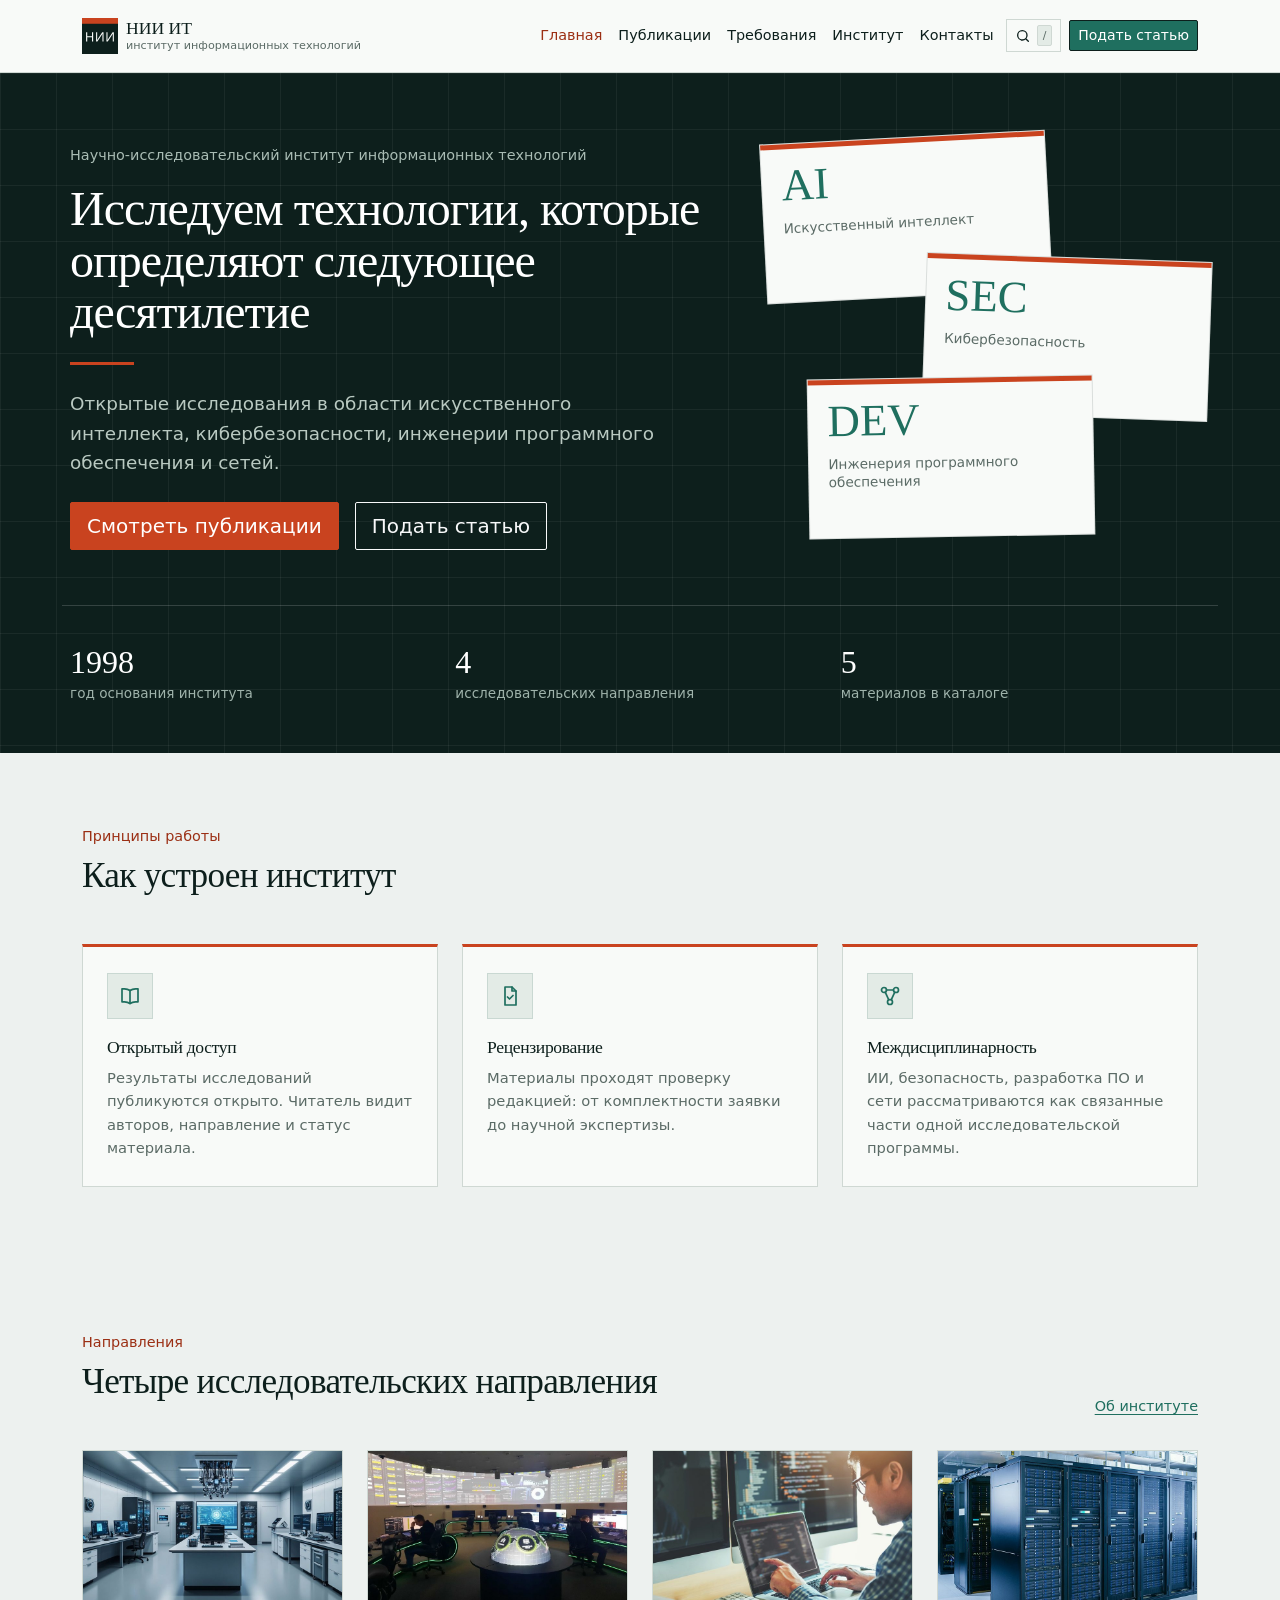
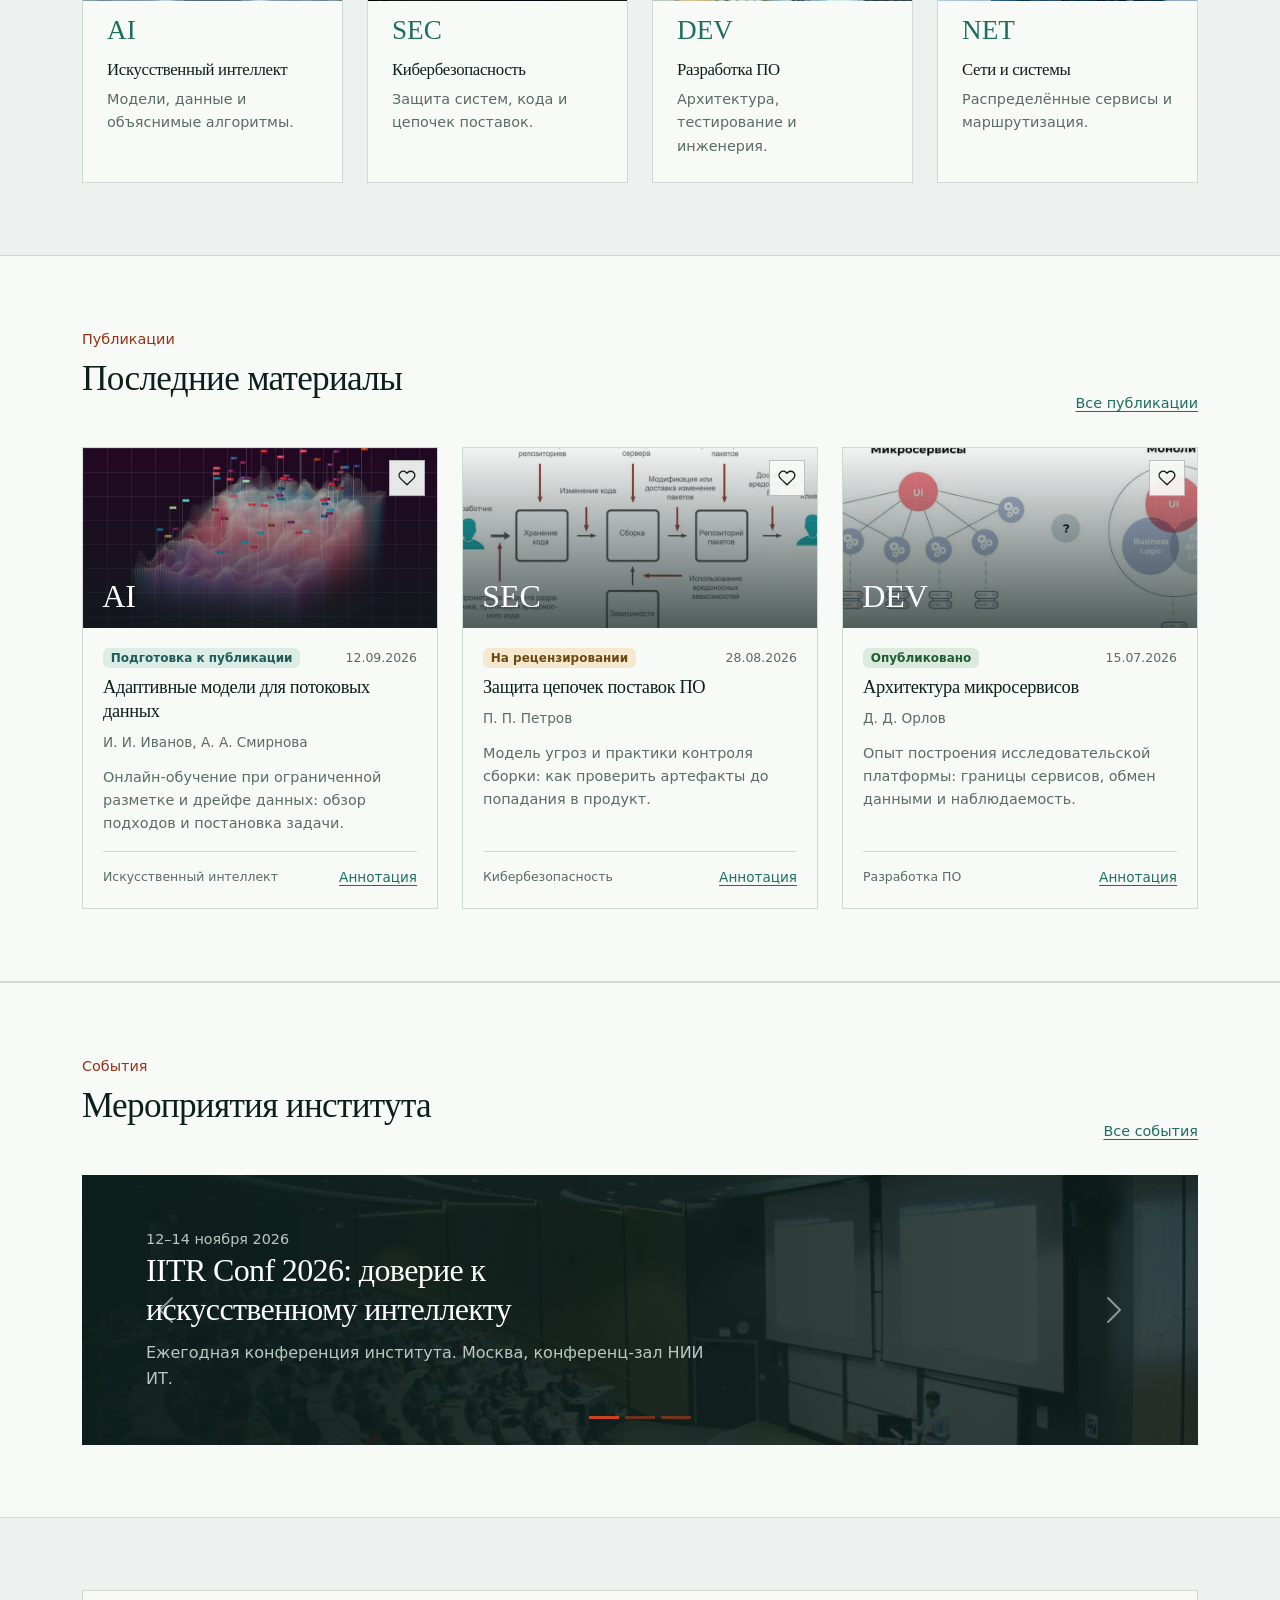
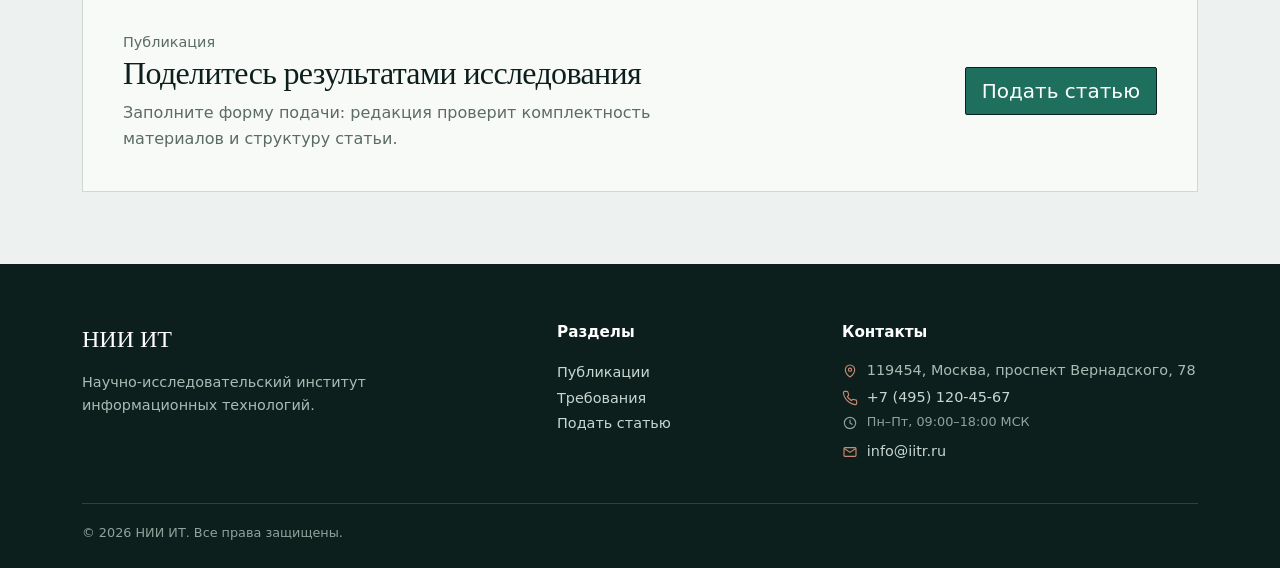
<file: index.html>
<!DOCTYPE html>
<html lang="ru">
<head>
  <meta charset="UTF-8">
  <meta name="viewport" content="width=device-width, initial-scale=1.0">
  <meta name="description" content="НИИ информационных технологий: открытые исследования в области ИИ, кибербезопасности, разработки ПО и сетей.">
  <title>НИИ ИТ — исследования в сфере информационных технологий</title>
  <link rel="icon" href="images/logo.svg" type="image/svg+xml">
  <link href="vendor/bootstrap/css/bootstrap.min.css" rel="stylesheet">
  <link rel="stylesheet" href="css/custom.css">
</head>
<body>
  <header class="site-header sticky-top">
    <nav class="navbar navbar-expand-lg" aria-label="Основная навигация">
      <div class="container">
        <a class="navbar-brand d-flex align-items-center gap-2" href="index.html">
          <img src="images/logo.svg" alt="" width="36" height="36">
          <span>
            <span class="brand-name d-block">НИИ ИТ</span>
            <span class="brand-sub d-none d-sm-block">институт информационных технологий</span>
          </span>
        </a>
        <button class="navbar-toggler" type="button" data-bs-toggle="collapse" data-bs-target="#mainNav" aria-controls="mainNav" aria-expanded="false" aria-label="Открыть меню">
          <span class="navbar-toggler-icon"></span>
        </button>
        <div class="collapse navbar-collapse" id="mainNav">
          <ul class="navbar-nav ms-auto align-items-lg-center">
            <li class="nav-item"><a class="nav-link active" aria-current="page" href="index.html">Главная</a></li>
            <li class="nav-item"><a class="nav-link" href="catalog.html">Публикации</a></li>
            <li class="nav-item"><a class="nav-link" href="requirements.html">Требования</a></li>
            <li class="nav-item"><a class="nav-link" href="about.html">Институт</a></li>
            <li class="nav-item"><a class="nav-link" href="contacts.html">Контакты</a></li>
            <li class="nav-item ms-lg-2"><a class="btn btn-primary btn-sm" href="order.html">Подать статью</a></li>
          </ul>
        </div>
      </div>
    </nav>
  </header>

  <main>
    <section class="hero">
      <div class="container-fluid">
        <div class="container hero-inner">
          <div class="row align-items-center g-5">
            <div class="col-12 col-lg-7">
              <p class="hero-kicker">Научно-исследовательский институт информационных технологий</p>
              <h1>Исследуем технологии, которые определяют следующее десятилетие</h1>
              <div class="hero-rule"></div>
              <p class="hero-lead">Открытые исследования в области искусственного интеллекта, кибербезопасности, инженерии программного обеспечения и сетей.</p>
              <div class="d-flex flex-wrap gap-3 mt-4">
                <a class="btn btn-accent btn-lg" href="catalog.html">Смотреть публикации</a>
                <a class="btn btn-outline-light btn-lg" href="order.html">Подать статью</a>
              </div>
            </div>
            <div class="col-12 col-lg-5">
              <div class="hero-stack" aria-hidden="true">
                <div class="hero-card hero-card-ai">
                  <span class="hero-card-code">AI</span>
                  <span class="hero-card-label">Искусственный интеллект</span>
                </div>
                <div class="hero-card hero-card-sec">
                  <span class="hero-card-code">SEC</span>
                  <span class="hero-card-label">Кибербезопасность</span>
                </div>
                <div class="hero-card hero-card-dev">
                  <span class="hero-card-code">DEV</span>
                  <span class="hero-card-label">Инженерия программного обеспечения</span>
                </div>
              </div>
            </div>
          </div>
          <div class="hero-stats row g-3">
            <div class="col-6 col-lg-4">
              <div class="stat-number">1998</div>
              <div class="stat-label">год основания института</div>
            </div>
            <div class="col-6 col-lg-4">
              <div class="stat-number">4</div>
              <div class="stat-label">исследовательских направления</div>
            </div>
            <div class="col-6 col-lg-4">
              <div class="stat-number">5</div>
              <div class="stat-label">материалов в каталоге</div>
            </div>
          </div>
        </div>
      </div>
    </section>

    <section class="section" aria-labelledby="principles-title">
      <div class="container">
        <div class="section-head">
          <div>
            <p class="section-label">Принципы работы</p>
            <h2 class="section-title" id="principles-title">Как устроен институт</h2>
          </div>
        </div>
        <div class="row g-4">
          <div class="col-12 col-md-4">
            <div class="principle-card">
              <span class="principle-icon" aria-hidden="true">
                <svg viewBox="0 0 24 24" fill="none" stroke="currentColor" stroke-width="1.7" stroke-linecap="round" stroke-linejoin="round" focusable="false">
                  <path d="M12 6.5C10.5 5.4 8.6 4.8 6.5 4.8H4v13h2.5c2.1 0 4 .6 5.5 1.7 1.5-1.1 3.4-1.7 5.5-1.7H20v-13h-2.5c-2.1 0-4 .6-5.5 1.7Z"></path>
                  <path d="M12 6.5v13"></path>
                </svg>
              </span>
              <h3>Открытый доступ</h3>
              <p>Результаты исследований публикуются открыто. Читатель видит авторов, направление и статус материала.</p>
            </div>
          </div>
          <div class="col-12 col-md-4">
            <div class="principle-card">
              <span class="principle-icon" aria-hidden="true">
                <svg viewBox="0 0 24 24" fill="none" stroke="currentColor" stroke-width="1.7" stroke-linecap="round" stroke-linejoin="round" focusable="false">
                  <path d="M7 3h7l4 4v14H7z"></path>
                  <path d="M14 3v4h4"></path>
                  <path d="m9.5 13 2 2 3.5-3.5"></path>
                </svg>
              </span>
              <h3>Рецензирование</h3>
              <p>Материалы проходят проверку редакцией: от комплектности заявки до научной экспертизы.</p>
            </div>
          </div>
          <div class="col-12 col-md-4">
            <div class="principle-card">
              <span class="principle-icon" aria-hidden="true">
                <svg viewBox="0 0 24 24" fill="none" stroke="currentColor" stroke-width="1.7" stroke-linecap="round" stroke-linejoin="round" focusable="false">
                  <circle cx="6" cy="6" r="2.5"></circle>
                  <circle cx="18" cy="6" r="2.5"></circle>
                  <circle cx="12" cy="18" r="2.5"></circle>
                  <path d="M8.5 6h7"></path>
                  <path d="m7.2 8.2 3.6 7.6"></path>
                  <path d="m16.8 8.2-3.6 7.6"></path>
                </svg>
              </span>
              <h3>Междисциплинарность</h3>
              <p>ИИ, безопасность, разработка ПО и сети рассматриваются как связанные части одной исследовательской программы.</p>
            </div>
          </div>
        </div>
      </div>
    </section>

    <section class="section" aria-labelledby="directions-title">
      <div class="container">
        <div class="section-head">
          <div>
            <p class="section-label">Направления</p>
            <h2 class="section-title" id="directions-title">Четыре исследовательских направления</h2>
          </div>
          <a class="text-link" href="about.html">Об институте</a>
        </div>
        <div class="row g-4">
          <div class="col-12 col-sm-6 col-lg-3">
            <div class="direction-card">
              <div class="direction-media">
                <img src="images/direction-ai.jpg" alt="Лаборатория искусственного интеллекта" width="800" height="600" loading="lazy">
              </div>
              <div class="direction-code">AI</div>
              <h3>Искусственный интеллект</h3>
              <p>Модели, данные и объяснимые алгоритмы.</p>
            </div>
          </div>
          <div class="col-12 col-sm-6 col-lg-3">
            <div class="direction-card">
              <div class="direction-media">
                <img src="images/direction-sec.jpg" alt="Центр кибербезопасности" width="800" height="600" loading="lazy">
              </div>
              <div class="direction-code">SEC</div>
              <h3>Кибербезопасность</h3>
              <p>Защита систем, кода и цепочек поставок.</p>
            </div>
          </div>
          <div class="col-12 col-sm-6 col-lg-3">
            <div class="direction-card">
              <div class="direction-media">
                <img src="images/direction-dev.jpg" alt="Разработка программного обеспечения" width="800" height="600" loading="lazy">
              </div>
              <div class="direction-code">DEV</div>
              <h3>Разработка ПО</h3>
              <p>Архитектура, тестирование и инженерия.</p>
            </div>
          </div>
          <div class="col-12 col-sm-6 col-lg-3">
            <div class="direction-card">
              <div class="direction-media">
                <img src="images/direction-net.jpg" alt="Серверная и сетевое оборудование" width="800" height="600" loading="lazy">
              </div>
              <div class="direction-code">NET</div>
              <h3>Сети и системы</h3>
              <p>Распределённые сервисы и маршрутизация.</p>
            </div>
          </div>
        </div>
      </div>
    </section>

    <section class="section section-surface" aria-labelledby="latest-title">
      <div class="container">
        <div class="section-head">
          <div>
            <p class="section-label">Публикации</p>
            <h2 class="section-title" id="latest-title">Последние материалы</h2>
          </div>
          <a class="text-link" href="catalog.html">Все публикации</a>
        </div>
        <div class="row g-4">
          <div class="col-12 col-md-6 col-lg-4">
            <article class="pub-card">
              <div class="pub-cover">
                <img src="images/publication-ai-streams.jpg" alt="Иллюстрация к статье о потоковых данных" width="800" height="500" loading="lazy">
                <span>AI</span>
              </div>
              <div class="pub-body">
                <div class="d-flex justify-content-between align-items-start gap-2 mb-2">
                  <span class="badge badge-status badge-prep">Подготовка к публикации</span>
                  <span class="pub-date">12.09.2026</span>
                </div>
                <h3 class="pub-title">Адаптивные модели для потоковых данных</h3>
                <p class="pub-authors">И. И. Иванов, А. А. Смирнова</p>
                <p class="pub-text">Онлайн-обучение при ограниченной разметке и дрейфе данных: обзор подходов и постановка задачи.</p>
                <div class="pub-footer">
                  <span class="pub-topic">Искусственный интеллект</span>
                  <a class="pub-link" href="articles/ai-streams.html">Аннотация</a>
                </div>
              </div>
            </article>
          </div>
          <div class="col-12 col-md-6 col-lg-4">
            <article class="pub-card">
              <div class="pub-cover">
                <img src="images/publication-sec-supply-chain.jpg" alt="Иллюстрация к статье о защите цепочек поставок ПО" width="800" height="500" loading="lazy">
                <span>SEC</span>
              </div>
              <div class="pub-body">
                <div class="d-flex justify-content-between align-items-start gap-2 mb-2">
                  <span class="badge badge-status badge-review">На рецензировании</span>
                  <span class="pub-date">28.08.2026</span>
                </div>
                <h3 class="pub-title">Защита цепочек поставок ПО</h3>
                <p class="pub-authors">П. П. Петров</p>
                <p class="pub-text">Модель угроз и практики контроля сборки: как проверить артефакты до попадания в продукт.</p>
                <div class="pub-footer">
                  <span class="pub-topic">Кибербезопасность</span>
                  <a class="pub-link" href="articles/sec-supply-chain.html">Аннотация</a>
                </div>
              </div>
            </article>
          </div>
          <div class="col-12 col-md-6 col-lg-4">
            <article class="pub-card">
              <div class="pub-cover">
                <img src="images/publication-dev-microservices.jpg" alt="Иллюстрация к статье об архитектуре микросервисов" width="800" height="500" loading="lazy">
                <span>DEV</span>
              </div>
              <div class="pub-body">
                <div class="d-flex justify-content-between align-items-start gap-2 mb-2">
                  <span class="badge badge-status badge-published">Опубликовано</span>
                  <span class="pub-date">15.07.2026</span>
                </div>
                <h3 class="pub-title">Архитектура микросервисов</h3>
                <p class="pub-authors">Д. Д. Орлов</p>
                <p class="pub-text">Опыт построения исследовательской платформы: границы сервисов, обмен данными и наблюдаемость.</p>
                <div class="pub-footer">
                  <span class="pub-topic">Разработка ПО</span>
                  <a class="pub-link" href="articles/dev-microservices.html">Аннотация</a>
                </div>
              </div>
            </article>
          </div>
        </div>
      </div>
    </section>

    <section class="section section-surface" aria-labelledby="events-title">
      <div class="container">
        <div class="section-head">
          <div>
            <p class="section-label">События</p>
            <h2 class="section-title" id="events-title">Мероприятия института</h2>
          </div>
          <a class="text-link" href="about.html#events">Все события</a>
        </div>
        <div id="eventsCarousel" class="carousel slide event-carousel" data-bs-ride="false">
          <div class="carousel-inner">
            <div class="carousel-item active">
              <div class="event-slide">
                <img class="event-bg" src="images/event-conference.jpg" alt="" width="1920" height="1080" loading="lazy">
                <p class="event-date">12–14 ноября 2026</p>
                <h3>IITR Conf 2026: доверие к искусственному интеллекту</h3>
                <p>Ежегодная конференция института. Москва, конференц-зал НИИ ИТ.</p>
              </div>
            </div>
            <div class="carousel-item">
              <div class="event-slide">
                <img class="event-bg" src="images/event-seminar.jpg" alt="" width="1200" height="675" loading="lazy">
                <p class="event-date">28 октября 2026</p>
                <h3>Семинар: безопасность больших языковых моделей</h3>
                <p>Открытый онлайн-семинар лаборатории кибербезопасности.</p>
              </div>
            </div>
            <div class="carousel-item">
              <div class="event-slide">
                <img class="event-bg" src="images/event-open-day.jpg" alt="" width="1200" height="675" loading="lazy">
                <p class="event-date">5 декабря 2026</p>
                <h3>День открытых исследований</h3>
                <p>Экскурсии по лабораториям и встречи с исследователями.</p>
              </div>
            </div>
          </div>
          <div class="carousel-indicators">
            <button type="button" data-bs-target="#eventsCarousel" data-bs-slide-to="0" class="active" aria-current="true" aria-label="Слайд 1"></button>
            <button type="button" data-bs-target="#eventsCarousel" data-bs-slide-to="1" aria-label="Слайд 2"></button>
            <button type="button" data-bs-target="#eventsCarousel" data-bs-slide-to="2" aria-label="Слайд 3"></button>
          </div>
          <button class="carousel-control-prev" type="button" data-bs-target="#eventsCarousel" data-bs-slide="prev">
            <span class="carousel-control-prev-icon" aria-hidden="true"></span>
            <span class="visually-hidden">Назад</span>
          </button>
          <button class="carousel-control-next" type="button" data-bs-target="#eventsCarousel" data-bs-slide="next">
            <span class="carousel-control-next-icon" aria-hidden="true"></span>
            <span class="visually-hidden">Вперёд</span>
          </button>
        </div>
      </div>
    </section>

    <section class="section">
      <div class="container">
        <div class="cta-band">
          <div>
            <p class="section-label">Публикация</p>
            <h2>Поделитесь результатами исследования</h2>
            <p>Заполните форму подачи: редакция проверит комплектность материалов и структуру статьи.</p>
          </div>
          <a class="btn btn-primary btn-lg" href="order.html">Подать статью</a>
        </div>
      </div>
    </section>
  </main>

  <footer class="site-footer">
    <div class="container">
      <div class="row g-4">
        <div class="col-12 col-lg-5">
          <div class="footer-brand">НИИ ИТ</div>
          <p class="footer-text">Научно-исследовательский институт информационных технологий.</p>
        </div>
        <div class="col-12 col-sm-6 col-lg-3">
          <div class="footer-title">Разделы</div>
          <ul class="list-unstyled footer-links">
            <li><a href="catalog.html">Публикации</a></li>
            <li><a href="requirements.html">Требования</a></li>
            <li><a href="order.html">Подать статью</a></li>
          </ul>
        </div>
        <div class="col-12 col-sm-6 col-lg-4">
          <div class="footer-title">Контакты</div>
          <p class="footer-text footer-contact mb-1">
            <svg class="footer-icon" viewBox="0 0 24 24" aria-hidden="true" focusable="false"><path d="M12 21s7-5.4 7-11a7 7 0 1 0-14 0c0 5.6 7 11 7 11Z" fill="none" stroke="currentColor" stroke-width="1.7" stroke-linejoin="round"></path><circle cx="12" cy="10" r="2.4" fill="none" stroke="currentColor" stroke-width="1.7"></circle></svg>
            <span>119454, Москва, проспект Вернадского, 78</span>
          </p>
          <p class="footer-text footer-contact mb-1">
            <svg class="footer-icon" viewBox="0 0 24 24" aria-hidden="true" focusable="false"><path d="M22 16.92v3a2 2 0 0 1-2.18 2 19.79 19.79 0 0 1-8.63-3.07 19.5 19.5 0 0 1-6-6 19.79 19.79 0 0 1-3.07-8.67A2 2 0 0 1 4.11 2h3a2 2 0 0 1 2 1.72 12.84 12.84 0 0 0 .7 2.81 2 2 0 0 1-.45 2.11L8.09 9.91a16 16 0 0 0 6 6l1.27-1.27a2 2 0 0 1 2.11-.45 12.84 12.84 0 0 0 2.81.7A2 2 0 0 1 22 16.92Z" fill="none" stroke="currentColor" stroke-width="1.7" stroke-linecap="round" stroke-linejoin="round"></path></svg>
            <a href="tel:+74951204567">+7 (495) 120-45-67</a>
          </p>
          <p class="footer-hours">
            <svg class="footer-icon" viewBox="0 0 24 24" aria-hidden="true" focusable="false"><circle cx="12" cy="12" r="8.5" fill="none" stroke="currentColor" stroke-width="1.7"></circle><path d="M12 7.5V12l3 2" fill="none" stroke="currentColor" stroke-width="1.7" stroke-linecap="round" stroke-linejoin="round"></path></svg>
            <span>Пн–Пт, 09:00–18:00 МСК</span>
          </p>
          <p class="footer-text footer-contact mb-0">
            <svg class="footer-icon" viewBox="0 0 24 24" aria-hidden="true" focusable="false"><rect x="3" y="5.5" width="18" height="13" rx="1.5" fill="none" stroke="currentColor" stroke-width="1.7"></rect><path d="m4 7 8 5.6L20 7" fill="none" stroke="currentColor" stroke-width="1.7" stroke-linecap="round" stroke-linejoin="round"></path></svg>
            <a href="mailto:info@iitr.ru">info@iitr.ru</a>
          </p>
        </div>
      </div>
      <div class="footer-bottom">© 2026 НИИ ИТ. Все права защищены.</div>
    </div>
  </footer>

  <button class="to-top" type="button" data-to-top aria-label="Вернуться наверх">
    <svg viewBox="0 0 24 24" fill="none" stroke="currentColor" stroke-width="1.7" stroke-linecap="round" stroke-linejoin="round" focusable="false">
      <path d="M16 14l-4-4-4 4"></path>
    </svg>
  </button>

  <script src="vendor/bootstrap/js/bootstrap.bundle.min.js"></script>
  <script src="js/main.js"></script>
</body>
</html>
</file>
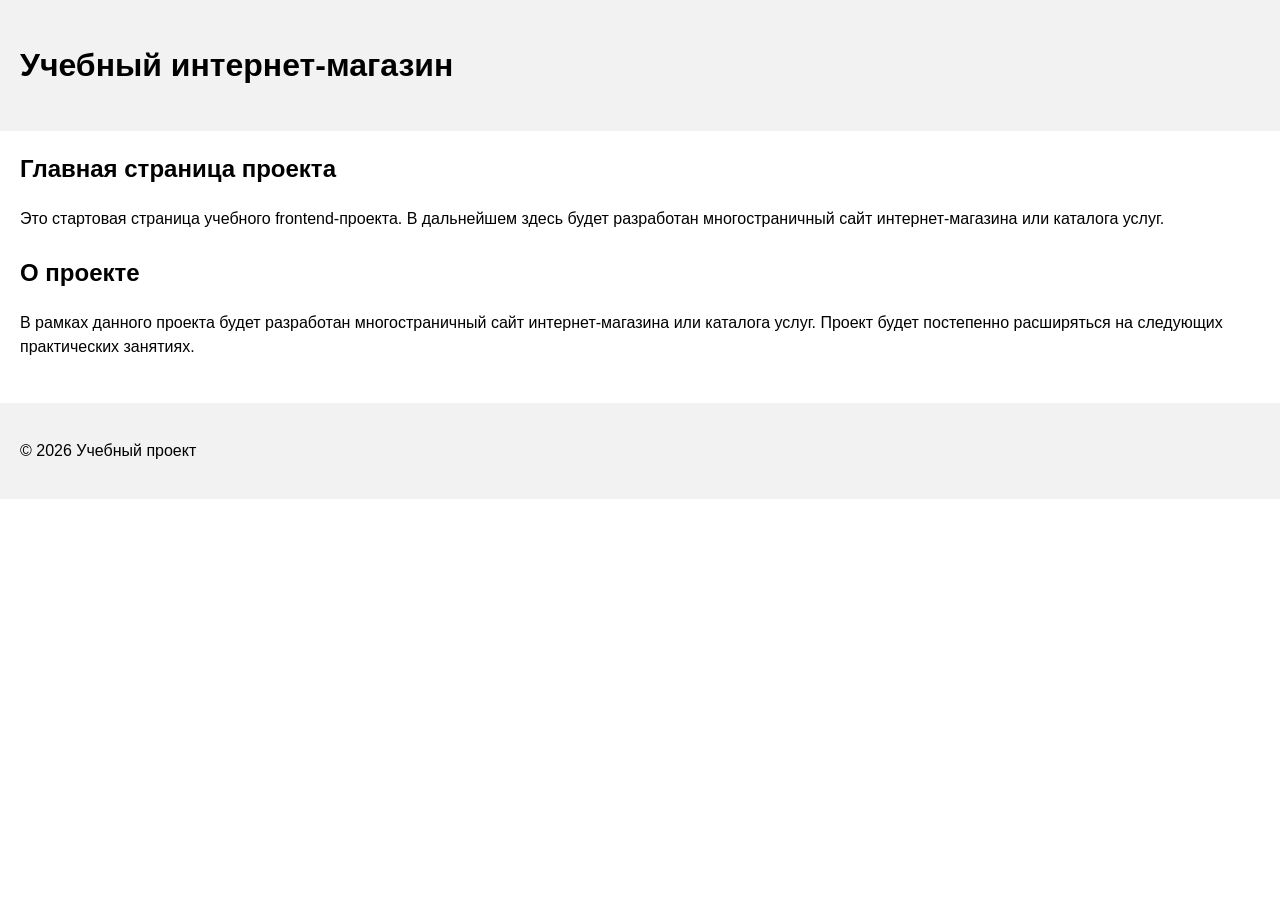
<file: frontend/index.html>
<!DOCTYPE html>
<html lang="ru">
<head>
    <meta charset="UTF-8">
    <meta name="viewport" content="width=device-width, initial-scale=1.0">
    <title>Каталог товаров</title>
    <link rel="stylesheet" href="css/style.css">
</head>
<body>
<header>
    <h1>Учебный интернет-магазин</h1>
</header>

<main>
    <section>
        <h2>Главная страница проекта</h2>
        <p>
            Это стартовая страница учебного frontend-проекта.
            В дальнейшем здесь будет разработан многостраничный сайт
            интернет-магазина или каталога услуг.
        </p>
    </section>
    <section>
        <h2>О проекте</h2>
        <p>
            В рамках данного проекта будет разработан многостраничный сайт
            интернет-магазина или каталога услуг. Проект будет постепенно
            расширяться на следующих практических занятиях.
        </p>
    </section>
</main>

<footer>
    <p>&copy; 2026 Учебный проект</p>
</footer>
</body>
</html>
</file>
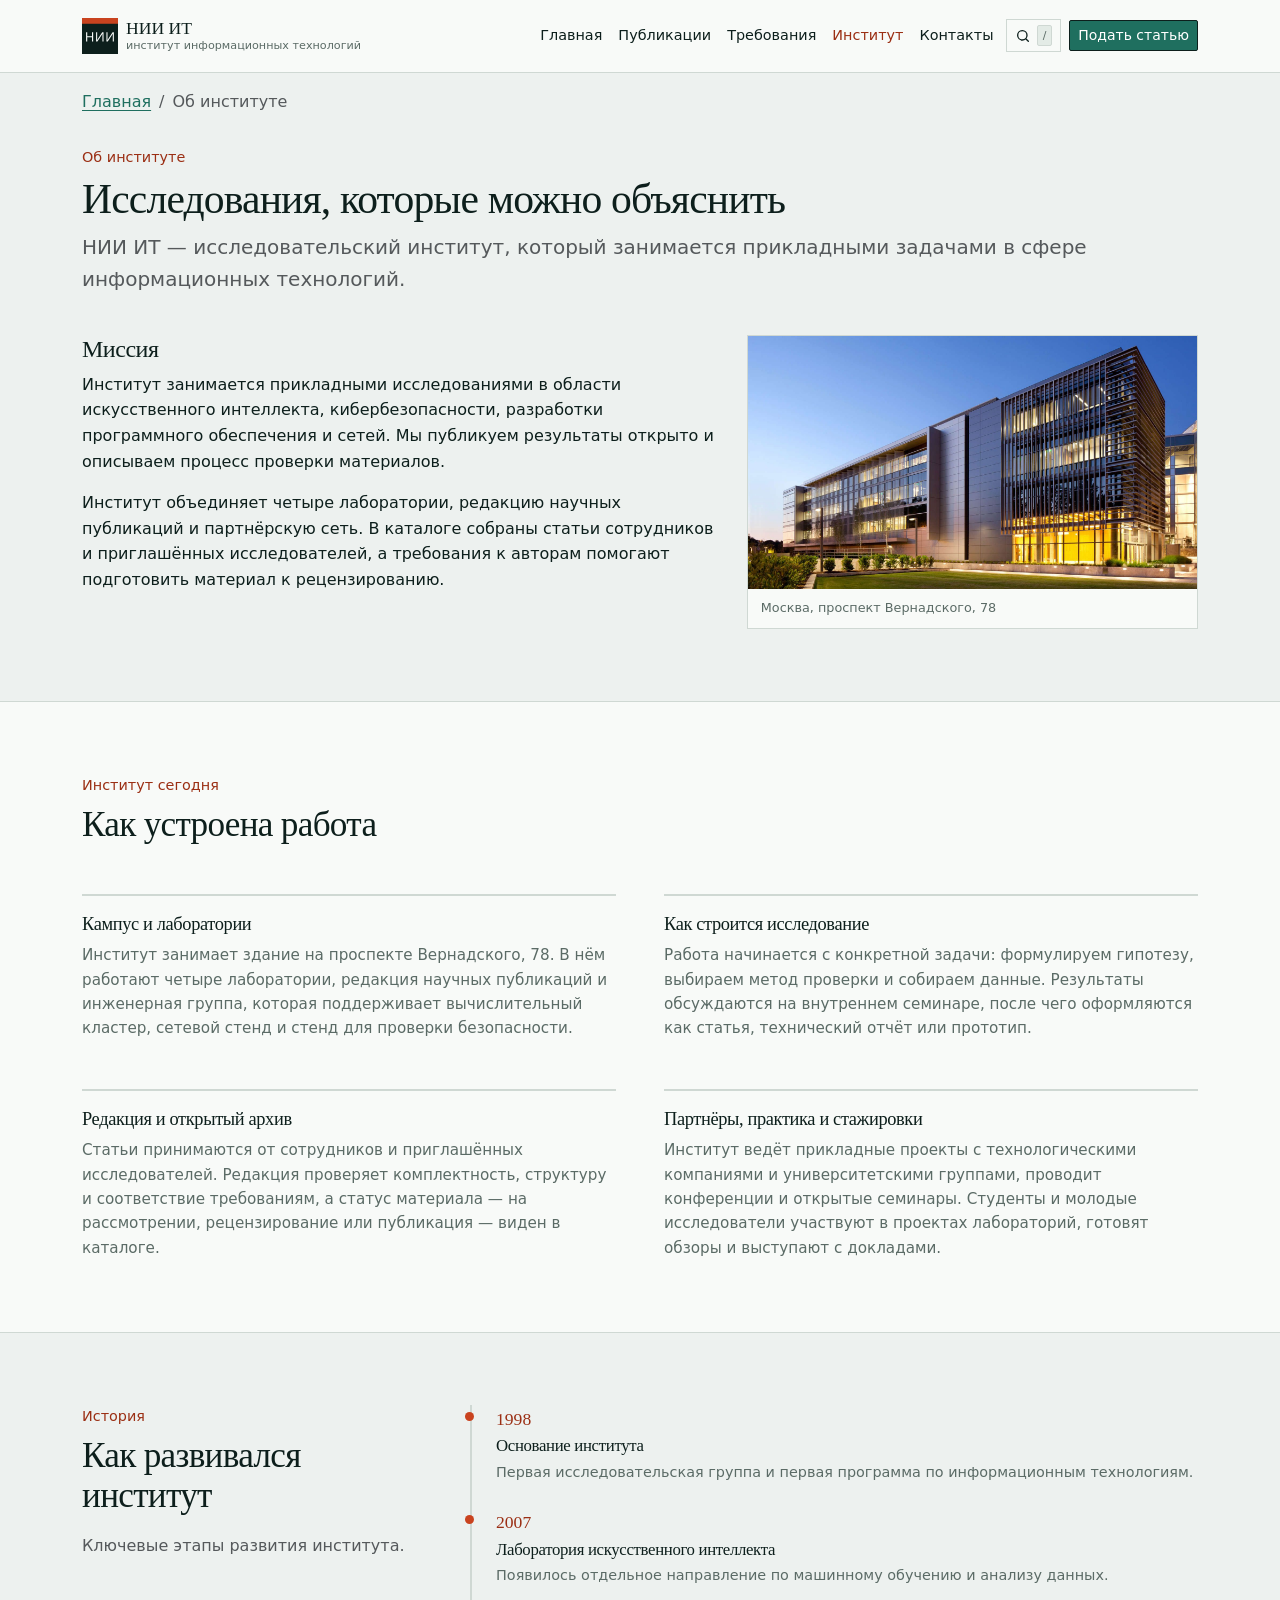
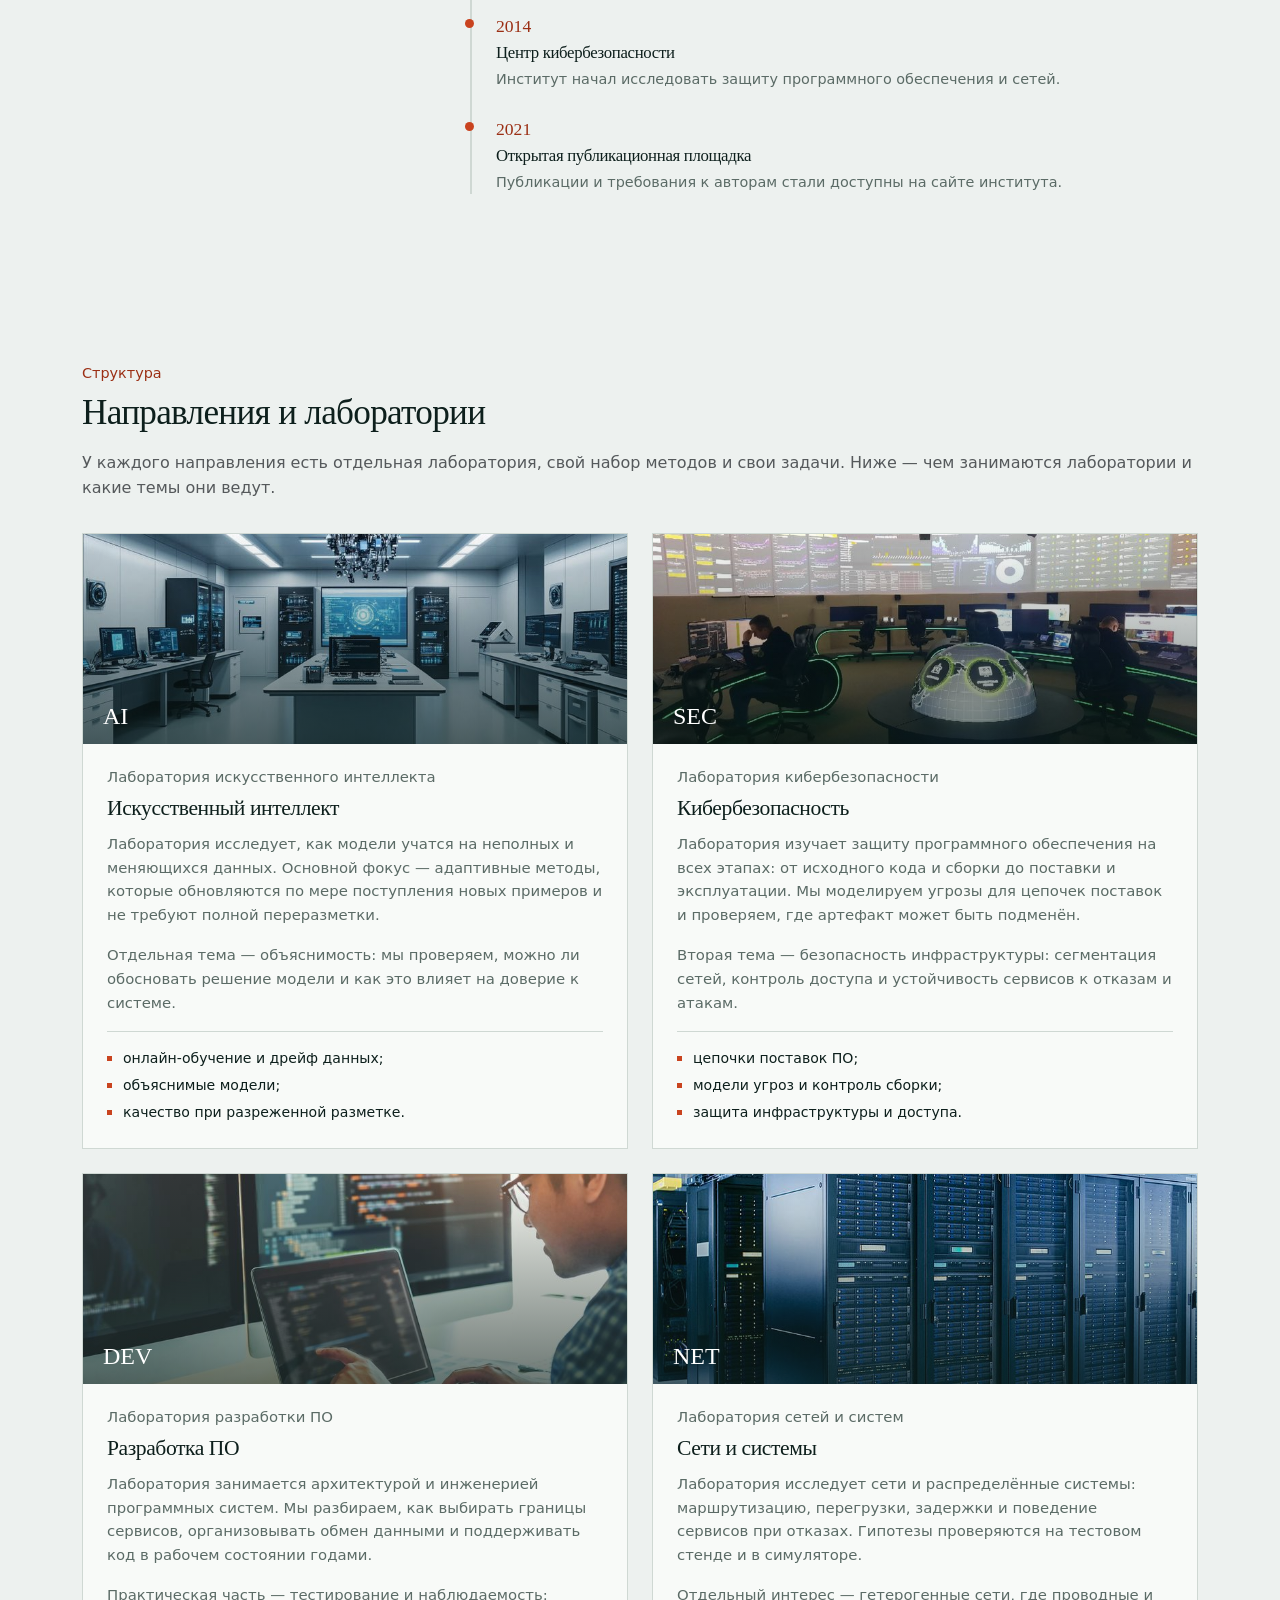
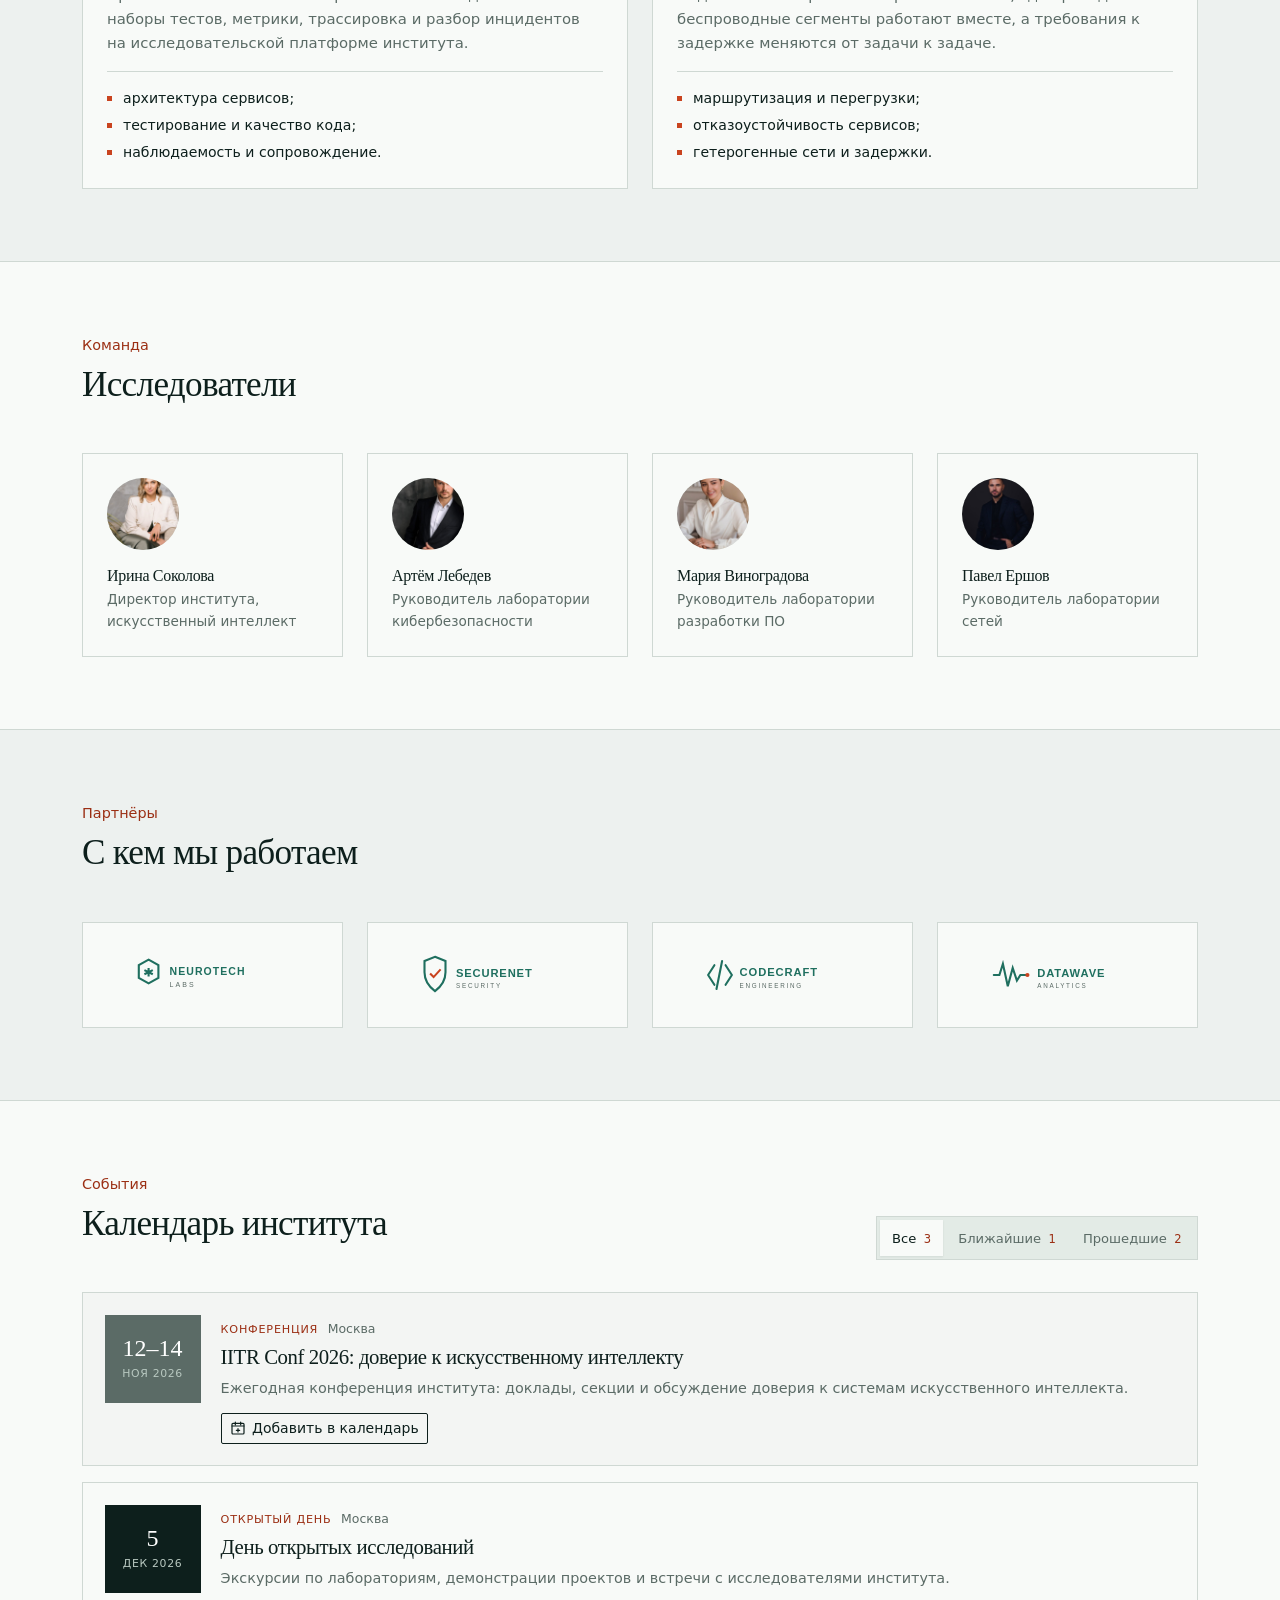
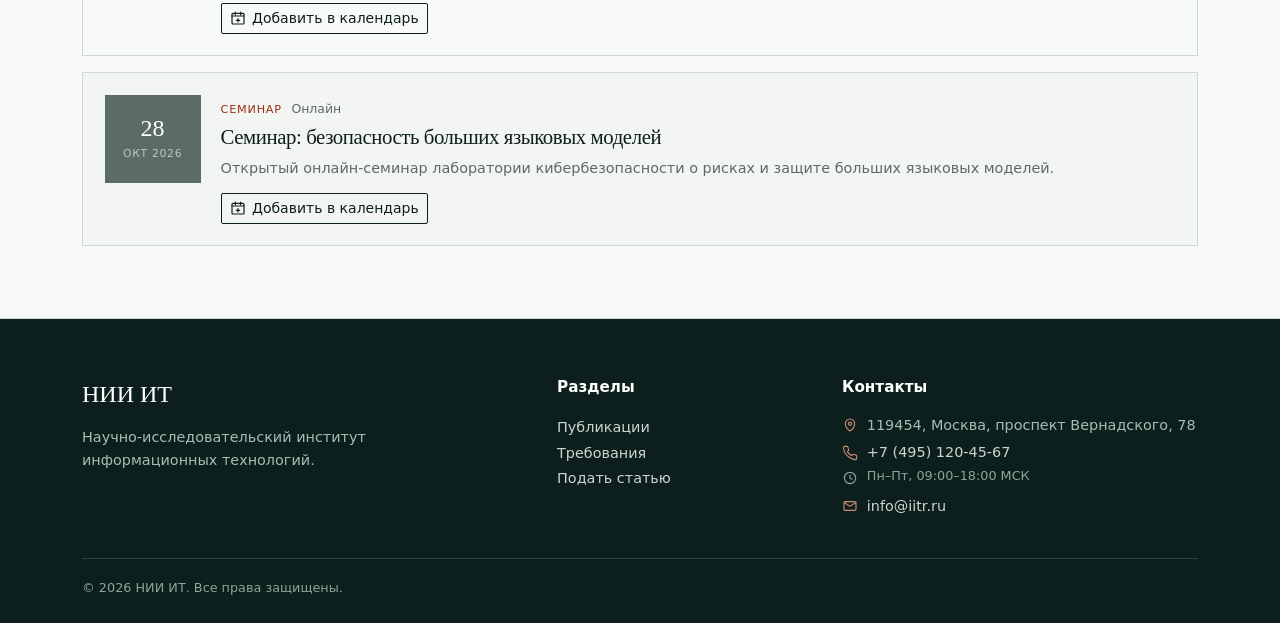
<file: about.html>
<!DOCTYPE html>
<html lang="ru">
<head>
  <meta charset="UTF-8">
  <meta name="viewport" content="width=device-width, initial-scale=1.0">
  <meta name="description" content="Об институте информационных технологий: история, направления, команда и партнёры.">
  <title>Об институте — НИИ ИТ</title>
  <link rel="icon" href="images/logo.svg" type="image/svg+xml">
  <link href="vendor/bootstrap/css/bootstrap.min.css" rel="stylesheet">
  <link rel="stylesheet" href="css/custom.css">
</head>
<body>
  <header class="site-header sticky-top">
    <nav class="navbar navbar-expand-lg" aria-label="Основная навигация">
      <div class="container">
        <a class="navbar-brand d-flex align-items-center gap-2" href="index.html">
          <img src="images/logo.svg" alt="" width="36" height="36">
          <span>
            <span class="brand-name d-block">НИИ ИТ</span>
            <span class="brand-sub d-none d-sm-block">институт информационных технологий</span>
          </span>
        </a>
        <button class="navbar-toggler" type="button" data-bs-toggle="collapse" data-bs-target="#mainNav" aria-controls="mainNav" aria-expanded="false" aria-label="Открыть меню">
          <span class="navbar-toggler-icon"></span>
        </button>
        <div class="collapse navbar-collapse" id="mainNav">
          <ul class="navbar-nav ms-auto align-items-lg-center">
            <li class="nav-item"><a class="nav-link" href="index.html">Главная</a></li>
            <li class="nav-item"><a class="nav-link" href="catalog.html">Публикации</a></li>
            <li class="nav-item"><a class="nav-link" href="requirements.html">Требования</a></li>
            <li class="nav-item"><a class="nav-link active" aria-current="page" href="about.html">Институт</a></li>
            <li class="nav-item"><a class="nav-link" href="contacts.html">Контакты</a></li>
            <li class="nav-item ms-lg-2"><a class="btn btn-primary btn-sm" href="order.html">Подать статью</a></li>
          </ul>
        </div>
      </div>
    </nav>
  </header>

  <main>
    <div class="container pt-3">
      <nav aria-label="breadcrumb">
        <ol class="breadcrumb">
          <li class="breadcrumb-item"><a href="index.html">Главная</a></li>
          <li class="breadcrumb-item active" aria-current="page">Об институте</li>
        </ol>
      </nav>
    </div>

    <section class="section pt-3">
      <div class="container">
        <p class="section-label">Об институте</p>
        <h1 class="display-title">Исследования, которые можно объяснить</h1>
        <p class="lead text-muted">НИИ ИТ — исследовательский институт, который занимается прикладными задачами в сфере информационных технологий.</p>

        <div class="row g-4 mt-2">
          <div class="col-12 col-lg-7">
            <h2 class="h4">Миссия</h2>
            <p>Институт занимается прикладными исследованиями в области искусственного интеллекта, кибербезопасности, разработки программного обеспечения и сетей. Мы публикуем результаты открыто и описываем процесс проверки материалов.</p>
            <p>Институт объединяет четыре лаборатории, редакцию научных публикаций и партнёрскую сеть. В каталоге собраны статьи сотрудников и приглашённых исследователей, а требования к авторам помогают подготовить материал к рецензированию.</p>
          </div>
          <div class="col-12 col-lg-5">
            <figure class="content-figure content-figure-1x2 mb-0">
              <img src="images/about-building.jpg" alt="Здание института на проспекте Вернадского" width="1200" height="800" loading="lazy">
              <figcaption>Москва, проспект Вернадского, 78</figcaption>
            </figure>
          </div>
        </div>
      </div>
    </section>

    <section class="section section-surface" aria-labelledby="today-title">
      <div class="container">
        <div class="section-head">
          <div>
            <p class="section-label">Институт сегодня</p>
            <h2 class="section-title" id="today-title">Как устроена работа</h2>
          </div>
        </div>
        <div class="row g-4 g-lg-5">
          <div class="col-12 col-md-6">
            <div class="about-detail">
              <h3>Кампус и лаборатории</h3>
              <p>Институт занимает здание на проспекте Вернадского, 78. В нём работают четыре лаборатории, редакция научных публикаций и инженерная группа, которая поддерживает вычислительный кластер, сетевой стенд и стенд для проверки безопасности.</p>
            </div>
          </div>
          <div class="col-12 col-md-6">
            <div class="about-detail">
              <h3>Как строится исследование</h3>
              <p>Работа начинается с конкретной задачи: формулируем гипотезу, выбираем метод проверки и собираем данные. Результаты обсуждаются на внутреннем семинаре, после чего оформляются как статья, технический отчёт или прототип.</p>
            </div>
          </div>
          <div class="col-12 col-md-6">
            <div class="about-detail">
              <h3>Редакция и открытый архив</h3>
              <p>Статьи принимаются от сотрудников и приглашённых исследователей. Редакция проверяет комплектность, структуру и соответствие требованиям, а статус материала — на рассмотрении, рецензирование или публикация — виден в каталоге.</p>
            </div>
          </div>
          <div class="col-12 col-md-6">
            <div class="about-detail">
              <h3>Партнёры, практика и стажировки</h3>
              <p>Институт ведёт прикладные проекты с технологическими компаниями и университетскими группами, проводит конференции и открытые семинары. Студенты и молодые исследователи участвуют в проектах лабораторий, готовят обзоры и выступают с докладами.</p>
            </div>
          </div>
        </div>
      </div>
    </section>

    <section class="section" aria-labelledby="history-title">
      <div class="container">
        <div class="row g-5">
          <div class="col-12 col-lg-4">
            <p class="section-label">История</p>
            <h2 class="section-title" id="history-title">Как развивался институт</h2>
            <p class="text-muted">Ключевые этапы развития института.</p>
          </div>
          <div class="col-12 col-lg-8">
            <ol class="timeline">
              <li>
                <span class="timeline-year">1998</span>
                <h3>Основание института</h3>
                <p>Первая исследовательская группа и первая программа по информационным технологиям.</p>
              </li>
              <li>
                <span class="timeline-year">2007</span>
                <h3>Лаборатория искусственного интеллекта</h3>
                <p>Появилось отдельное направление по машинному обучению и анализу данных.</p>
              </li>
              <li>
                <span class="timeline-year">2014</span>
                <h3>Центр кибербезопасности</h3>
                <p>Институт начал исследовать защиту программного обеспечения и сетей.</p>
              </li>
              <li>
                <span class="timeline-year">2021</span>
                <h3>Открытая публикационная площадка</h3>
                <p>Публикации и требования к авторам стали доступны на сайте института.</p>
              </li>
            </ol>
          </div>
        </div>
      </div>
    </section>

    <section class="section" aria-labelledby="structure-title">
      <div class="container">
        <div class="section-head">
          <div>
            <p class="section-label">Структура</p>
            <h2 class="section-title" id="structure-title">Направления и лаборатории</h2>
            <p class="text-muted mb-0">У каждого направления есть отдельная лаборатория, свой набор методов и свои задачи. Ниже — чем занимаются лаборатории и какие темы они ведут.</p>
          </div>
        </div>
        <div class="row g-4">
          <div class="col-12 col-lg-6">
            <article class="research-card">
              <div class="research-media">
                <img src="images/direction-ai.jpg" alt="Лаборатория искусственного интеллекта" width="800" height="600" loading="lazy">
                <span class="research-code">AI</span>
              </div>
              <div class="research-body">
                <p class="research-lab">Лаборатория искусственного интеллекта</p>
                <h3>Искусственный интеллект</h3>
                <p>Лаборатория исследует, как модели учатся на неполных и меняющихся данных. Основной фокус — адаптивные методы, которые обновляются по мере поступления новых примеров и не требуют полной переразметки.</p>
                <p>Отдельная тема — объяснимость: мы проверяем, можно ли обосновать решение модели и как это влияет на доверие к системе.</p>
                <ul class="research-topics" aria-label="Темы лаборатории искусственного интеллекта">
                  <li>онлайн-обучение и дрейф данных;</li>
                  <li>объяснимые модели;</li>
                  <li>качество при разреженной разметке.</li>
                </ul>
              </div>
            </article>
          </div>
          <div class="col-12 col-lg-6">
            <article class="research-card">
              <div class="research-media">
                <img src="images/direction-sec.jpg" alt="Центр кибербезопасности" width="800" height="600" loading="lazy">
                <span class="research-code">SEC</span>
              </div>
              <div class="research-body">
                <p class="research-lab">Лаборатория кибербезопасности</p>
                <h3>Кибербезопасность</h3>
                <p>Лаборатория изучает защиту программного обеспечения на всех этапах: от исходного кода и сборки до поставки и эксплуатации. Мы моделируем угрозы для цепочек поставок и проверяем, где артефакт может быть подменён.</p>
                <p>Вторая тема — безопасность инфраструктуры: сегментация сетей, контроль доступа и устойчивость сервисов к отказам и атакам.</p>
                <ul class="research-topics" aria-label="Темы лаборатории кибербезопасности">
                  <li>цепочки поставок ПО;</li>
                  <li>модели угроз и контроль сборки;</li>
                  <li>защита инфраструктуры и доступа.</li>
                </ul>
              </div>
            </article>
          </div>
          <div class="col-12 col-lg-6">
            <article class="research-card">
              <div class="research-media">
                <img src="images/direction-dev.jpg" alt="Разработка программного обеспечения" width="800" height="600" loading="lazy">
                <span class="research-code">DEV</span>
              </div>
              <div class="research-body">
                <p class="research-lab">Лаборатория разработки ПО</p>
                <h3>Разработка ПО</h3>
                <p>Лаборатория занимается архитектурой и инженерией программных систем. Мы разбираем, как выбирать границы сервисов, организовывать обмен данными и поддерживать код в рабочем состоянии годами.</p>
                <p>Практическая часть — тестирование и наблюдаемость: наборы тестов, метрики, трассировка и разбор инцидентов на исследовательской платформе института.</p>
                <ul class="research-topics" aria-label="Темы лаборатории разработки ПО">
                  <li>архитектура сервисов;</li>
                  <li>тестирование и качество кода;</li>
                  <li>наблюдаемость и сопровождение.</li>
                </ul>
              </div>
            </article>
          </div>
          <div class="col-12 col-lg-6">
            <article class="research-card">
              <div class="research-media">
                <img src="images/direction-net.jpg" alt="Серверная и сетевое оборудование" width="800" height="600" loading="lazy">
                <span class="research-code">NET</span>
              </div>
              <div class="research-body">
                <p class="research-lab">Лаборатория сетей и систем</p>
                <h3>Сети и системы</h3>
                <p>Лаборатория исследует сети и распределённые системы: маршрутизацию, перегрузки, задержки и поведение сервисов при отказах. Гипотезы проверяются на тестовом стенде и в симуляторе.</p>
                <p>Отдельный интерес — гетерогенные сети, где проводные и беспроводные сегменты работают вместе, а требования к задержке меняются от задачи к задаче.</p>
                <ul class="research-topics" aria-label="Темы лаборатории сетей и систем">
                  <li>маршрутизация и перегрузки;</li>
                  <li>отказоустойчивость сервисов;</li>
                  <li>гетерогенные сети и задержки.</li>
                </ul>
              </div>
            </article>
          </div>
        </div>
      </div>
    </section>

    <section class="section section-surface" aria-labelledby="team-title">
      <div class="container">
        <div class="section-head">
          <div>
            <p class="section-label">Команда</p>
            <h2 class="section-title" id="team-title">Исследователи</h2>
          </div>
        </div>
        <div class="row g-4">
          <div class="col-12 col-sm-6 col-lg-3">
            <div class="person-card">
              <div class="person-avatar">
                <span>ИС</span>
                <img src="images/team-sokolova.jpg" alt="Ирина Соколова, директор института" width="600" height="600" loading="lazy">
              </div>
              <h3>Ирина Соколова</h3>
              <p>Директор института, искусственный интеллект</p>
            </div>
          </div>
          <div class="col-12 col-sm-6 col-lg-3">
            <div class="person-card">
              <div class="person-avatar">
                <span>АЛ</span>
                <img src="images/team-lebedev.jpg" alt="Артём Лебедев, руководитель лаборатории кибербезопасности" width="600" height="600" loading="lazy">
              </div>
              <h3>Артём Лебедев</h3>
              <p>Руководитель лаборатории кибербезопасности</p>
            </div>
          </div>
          <div class="col-12 col-sm-6 col-lg-3">
            <div class="person-card">
              <div class="person-avatar">
                <span>МВ</span>
                <img src="images/team-vinogradova.jpg" alt="Мария Виноградова, руководитель лаборатории разработки ПО" width="600" height="600" loading="lazy">
              </div>
              <h3>Мария Виноградова</h3>
              <p>Руководитель лаборатории разработки ПО</p>
            </div>
          </div>
          <div class="col-12 col-sm-6 col-lg-3">
            <div class="person-card">
              <div class="person-avatar">
                <span>ПЕ</span>
                <img src="images/team-ershov.jpg" alt="Павел Ершов, руководитель лаборатории сетей" width="600" height="600" loading="lazy">
              </div>
              <h3>Павел Ершов</h3>
              <p>Руководитель лаборатории сетей</p>
            </div>
          </div>
        </div>
      </div>
    </section>

    <section class="section" aria-labelledby="partners-title">
      <div class="container">
        <div class="section-head">
          <div>
            <p class="section-label">Партнёры</p>
            <h2 class="section-title" id="partners-title">С кем мы работаем</h2>
          </div>
        </div>
        <div class="row g-4">
          <div class="col-6 col-lg-3"><div class="partner-card"><img src="images/partner-neurotech.svg" alt="NeuroTech Labs" width="240" height="80"></div></div>
          <div class="col-6 col-lg-3"><div class="partner-card"><img src="images/partner-securenet.svg" alt="SecureNet" width="240" height="80"></div></div>
          <div class="col-6 col-lg-3"><div class="partner-card"><img src="images/partner-codecraft.svg" alt="CodeCraft" width="240" height="80"></div></div>
          <div class="col-6 col-lg-3"><div class="partner-card"><img src="images/partner-datawave.svg" alt="DataWave" width="240" height="80"></div></div>
        </div>
      </div>
    </section>

    <section class="section section-surface" id="events" aria-labelledby="events-list-title">
      <div class="container">
        <div class="section-head">
          <div>
            <p class="section-label">События</p>
            <h2 class="section-title" id="events-list-title">Календарь института</h2>
          </div>
          <div class="event-filter" role="group" aria-label="Фильтр событий">
            <button class="event-filter-btn is-active" type="button" data-event-filter="all" aria-pressed="true">Все <span data-event-count>3</span></button>
            <button class="event-filter-btn" type="button" data-event-filter="upcoming" aria-pressed="false">Ближайшие <span data-event-count>2</span></button>
            <button class="event-filter-btn" type="button" data-event-filter="past" aria-pressed="false">Прошедшие <span data-event-count>1</span></button>
          </div>
        </div>
        <div class="event-list" id="eventList">
          <article class="event-card"
            data-event
            data-event-start="2026-11-12"
            data-event-end="2026-11-14"
            data-event-slug="iitr-conf-2026"
            data-event-title="IITR Conf 2026: доверие к искусственному интеллекту"
            data-event-place="Москва, конференц-зал НИИ ИТ"
            data-event-description="Ежегодная конференция института: доклады, секции и обсуждение доверия к системам искусственного интеллекта.">
            <div class="event-date-badge">
              <span class="event-day">12–14</span>
              <span class="event-month">ноя 2026</span>
            </div>
            <div class="event-card-body">
              <div><span class="event-kind">Конференция</span><span class="event-place">Москва</span></div>
              <h3>IITR Conf 2026: доверие к искусственному интеллекту</h3>
              <p>Ежегодная конференция института: доклады, секции и обсуждение доверия к системам искусственного интеллекта.</p>
              <button class="btn btn-outline-primary btn-sm event-calendar-btn" type="button" data-add-calendar>
                <svg viewBox="0 0 24 24" width="16" height="16" aria-hidden="true" focusable="false"><rect x="3" y="5" width="18" height="16" rx="1.5" fill="none" stroke="currentColor" stroke-width="1.8"></rect><path d="M3 9h18M8 3v4M16 3v4M12 13v5M9.5 15.5h5" fill="none" stroke="currentColor" stroke-width="1.8" stroke-linecap="round"></path></svg>
                Добавить в календарь
              </button>
            </div>
          </article>

          <article class="event-card"
            data-event
            data-event-start="2026-12-05"
            data-event-end="2026-12-05"
            data-event-slug="open-research-day-2026"
            data-event-title="День открытых исследований"
            data-event-place="Москва, НИИ ИТ"
            data-event-description="Экскурсии по лабораториям, демонстрации проектов и встречи с исследователями института.">
            <div class="event-date-badge">
              <span class="event-day">5</span>
              <span class="event-month">дек 2026</span>
            </div>
            <div class="event-card-body">
              <div><span class="event-kind">Открытый день</span><span class="event-place">Москва</span></div>
              <h3>День открытых исследований</h3>
              <p>Экскурсии по лабораториям, демонстрации проектов и встречи с исследователями института.</p>
              <button class="btn btn-outline-primary btn-sm event-calendar-btn" type="button" data-add-calendar>
                <svg viewBox="0 0 24 24" width="16" height="16" aria-hidden="true" focusable="false"><rect x="3" y="5" width="18" height="16" rx="1.5" fill="none" stroke="currentColor" stroke-width="1.8"></rect><path d="M3 9h18M8 3v4M16 3v4M12 13v5M9.5 15.5h5" fill="none" stroke="currentColor" stroke-width="1.8" stroke-linecap="round"></path></svg>
                Добавить в календарь
              </button>
            </div>
          </article>

          <article class="event-card"
            data-event
            data-event-start="2026-10-28"
            data-event-end="2026-10-28"
            data-event-slug="llm-security-seminar-2026"
            data-event-title="Семинар: безопасность больших языковых моделей"
            data-event-place="Онлайн"
            data-event-description="Открытый онлайн-семинар лаборатории кибербезопасности о рисках и защите больших языковых моделей.">
            <div class="event-date-badge">
              <span class="event-day">28</span>
              <span class="event-month">окт 2026</span>
            </div>
            <div class="event-card-body">
              <div><span class="event-kind">Семинар</span><span class="event-place">Онлайн</span></div>
              <h3>Семинар: безопасность больших языковых моделей</h3>
              <p>Открытый онлайн-семинар лаборатории кибербезопасности о рисках и защите больших языковых моделей.</p>
              <button class="btn btn-outline-primary btn-sm event-calendar-btn" type="button" data-add-calendar>
                <svg viewBox="0 0 24 24" width="16" height="16" aria-hidden="true" focusable="false"><rect x="3" y="5" width="18" height="16" rx="1.5" fill="none" stroke="currentColor" stroke-width="1.8"></rect><path d="M3 9h18M8 3v4M16 3v4M12 13v5M9.5 15.5h5" fill="none" stroke="currentColor" stroke-width="1.8" stroke-linecap="round"></path></svg>
                Добавить в календарь
              </button>
            </div>
          </article>
        </div>
      </div>
    </section>
  </main>

  <footer class="site-footer">
    <div class="container">
      <div class="row g-4">
        <div class="col-12 col-lg-5">
          <div class="footer-brand">НИИ ИТ</div>
          <p class="footer-text">Научно-исследовательский институт информационных технологий.</p>
        </div>
        <div class="col-12 col-sm-6 col-lg-3">
          <div class="footer-title">Разделы</div>
          <ul class="list-unstyled footer-links">
            <li><a href="catalog.html">Публикации</a></li>
            <li><a href="requirements.html">Требования</a></li>
            <li><a href="order.html">Подать статью</a></li>
          </ul>
        </div>
        <div class="col-12 col-sm-6 col-lg-4">
          <div class="footer-title">Контакты</div>
          <p class="footer-text footer-contact mb-1">
            <svg class="footer-icon" viewBox="0 0 24 24" aria-hidden="true" focusable="false"><path d="M12 21s7-5.4 7-11a7 7 0 1 0-14 0c0 5.6 7 11 7 11Z" fill="none" stroke="currentColor" stroke-width="1.7" stroke-linejoin="round"></path><circle cx="12" cy="10" r="2.4" fill="none" stroke="currentColor" stroke-width="1.7"></circle></svg>
            <span>119454, Москва, проспект Вернадского, 78</span>
          </p>
          <p class="footer-text footer-contact mb-1">
            <svg class="footer-icon" viewBox="0 0 24 24" aria-hidden="true" focusable="false"><path d="M22 16.92v3a2 2 0 0 1-2.18 2 19.79 19.79 0 0 1-8.63-3.07 19.5 19.5 0 0 1-6-6 19.79 19.79 0 0 1-3.07-8.67A2 2 0 0 1 4.11 2h3a2 2 0 0 1 2 1.72 12.84 12.84 0 0 0 .7 2.81 2 2 0 0 1-.45 2.11L8.09 9.91a16 16 0 0 0 6 6l1.27-1.27a2 2 0 0 1 2.11-.45 12.84 12.84 0 0 0 2.81.7A2 2 0 0 1 22 16.92Z" fill="none" stroke="currentColor" stroke-width="1.7" stroke-linecap="round" stroke-linejoin="round"></path></svg>
            <a href="tel:+74951204567">+7 (495) 120-45-67</a>
          </p>
          <p class="footer-hours">
            <svg class="footer-icon" viewBox="0 0 24 24" aria-hidden="true" focusable="false"><circle cx="12" cy="12" r="8.5" fill="none" stroke="currentColor" stroke-width="1.7"></circle><path d="M12 7.5V12l3 2" fill="none" stroke="currentColor" stroke-width="1.7" stroke-linecap="round" stroke-linejoin="round"></path></svg>
            <span>Пн–Пт, 09:00–18:00 МСК</span>
          </p>
          <p class="footer-text footer-contact mb-0">
            <svg class="footer-icon" viewBox="0 0 24 24" aria-hidden="true" focusable="false"><rect x="3" y="5.5" width="18" height="13" rx="1.5" fill="none" stroke="currentColor" stroke-width="1.7"></rect><path d="m4 7 8 5.6L20 7" fill="none" stroke="currentColor" stroke-width="1.7" stroke-linecap="round" stroke-linejoin="round"></path></svg>
            <a href="mailto:info@iitr.ru">info@iitr.ru</a>
          </p>
        </div>
      </div>
      <div class="footer-bottom">© 2026 НИИ ИТ. Все права защищены.</div>
    </div>
  </footer>

  <button class="to-top" type="button" data-to-top aria-label="Вернуться наверх">
    <svg viewBox="0 0 24 24" fill="none" stroke="currentColor" stroke-width="1.7" stroke-linecap="round" stroke-linejoin="round" focusable="false">
      <path d="M16 14l-4-4-4 4"></path>
    </svg>
  </button>

  <script src="vendor/bootstrap/js/bootstrap.bundle.min.js"></script>
  <script src="js/main.js"></script>
</body>
</html>
</file>
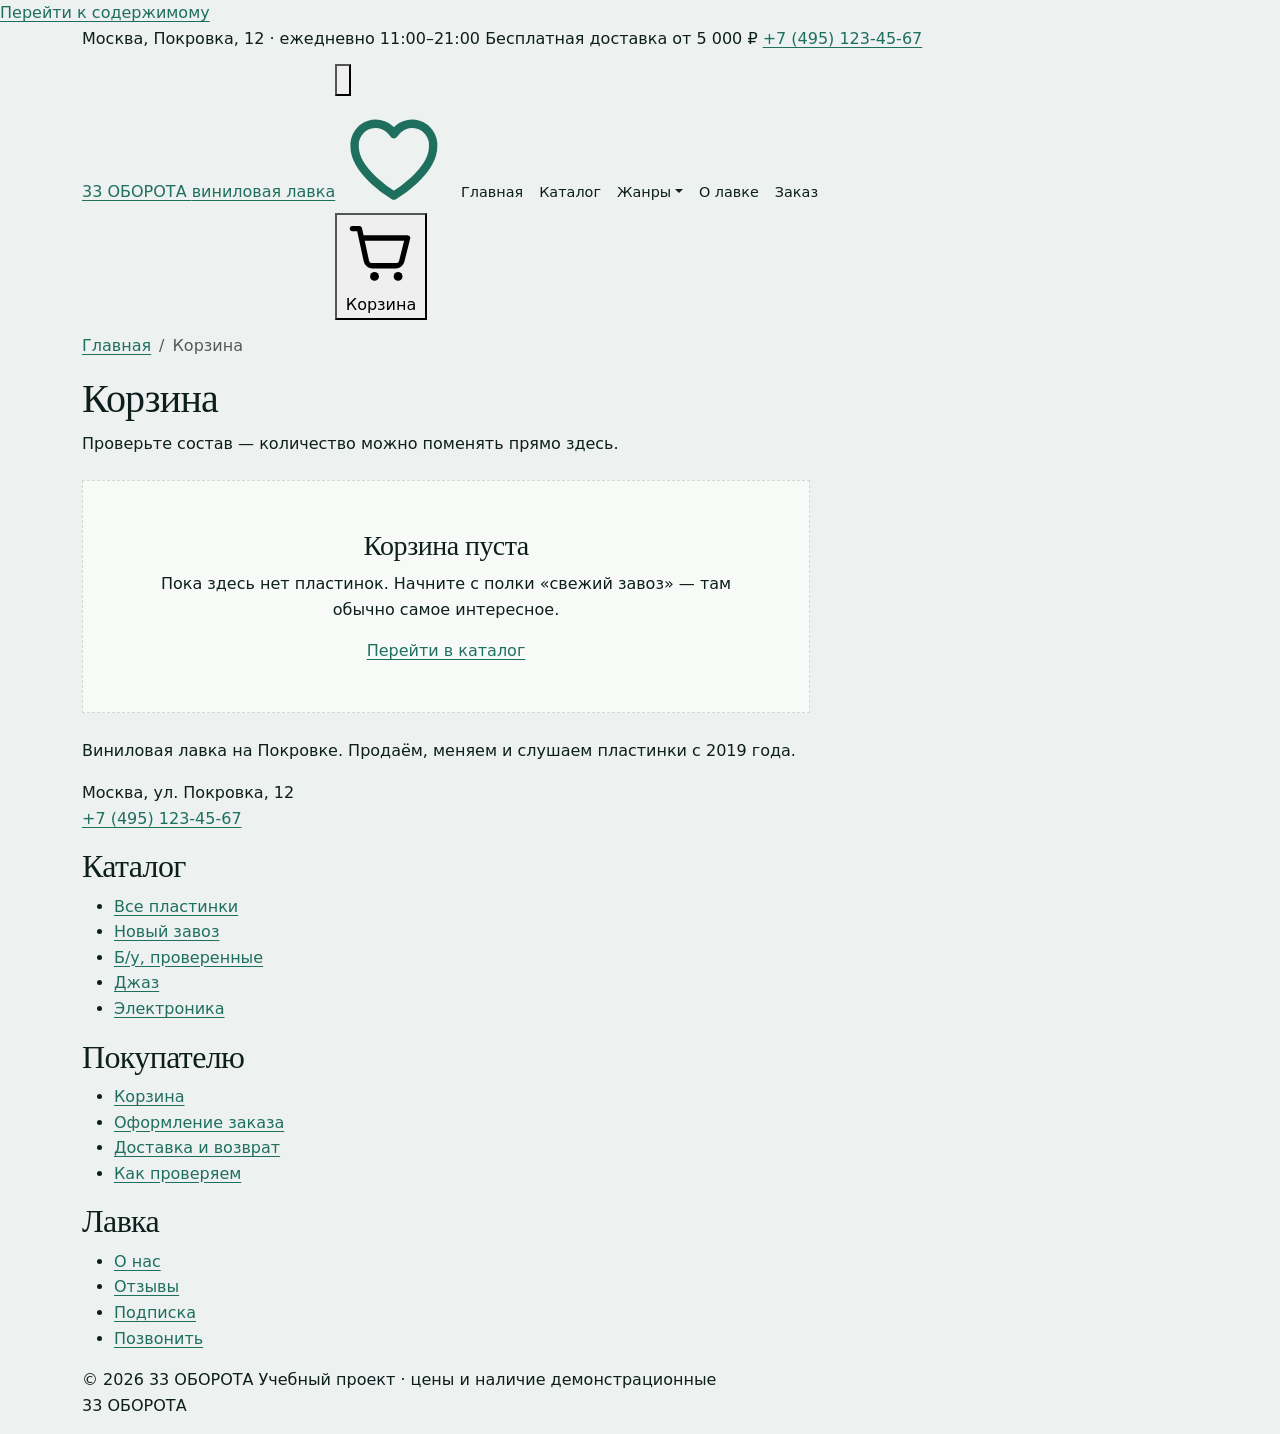
<file: cart.html>
<!DOCTYPE html>
<html lang="ru">
<head>
  <meta charset="UTF-8">
  <meta name="viewport" content="width=device-width, initial-scale=1.0">
  <title>Корзина — 33 ОБОРОТА</title>
  <meta name="description" content="Корзина виниловой лавки «33 ОБОРОТА»: проверьте состав заказа, количество и итоговую сумму.">
  <meta name="theme-color" content="#13322a">
  <meta name="robots" content="noindex">
  <link rel="preconnect" href="https://fonts.googleapis.com">
  <link rel="preconnect" href="https://fonts.gstatic.com" crossorigin>
  <link href="https://fonts.googleapis.com/css2?family=Manrope:wght@400;500;600;700;800&family=Unbounded:wght@400;500;600;800&display=swap" rel="stylesheet">
  <link href="https://cdn.jsdelivr.net/npm/bootstrap@5.3.8/dist/css/bootstrap.min.css" rel="stylesheet">
  <link rel="stylesheet" href="css/custom.css">
</head>
<body class="page-cart">
  <a class="skip-link" href="#main">Перейти к содержимому</a>

  <div class="topbar">
    <div class="container topbar__inner">
      <span><i class="topbar__dot" aria-hidden="true"></i>Москва, Покровка, 12 · ежедневно 11:00–21:00</span>
      <span>Бесплатная доставка от 5 000 ₽</span>
      <a href="tel:+74951234567">+7 (495) 123-45-67</a>
    </div>
  </div>

  <header class="site-head">
    <nav class="navbar navbar-expand-lg site-nav" aria-label="Основная навигация">
      <div class="container">
        <a class="brand" href="index.html">
          <span class="brand__mark" aria-hidden="true"></span>
          <span>
            33 ОБОРОТА
            <span class="brand__sub">виниловая лавка</span>
          </span>
        </a>

        <div class="head-actions">
          <button type="button" class="btn-icon" data-search-open aria-label="Открыть поиск">
            <svg viewBox="0 0 24 24" aria-hidden="true" focusable="false"><circle cx="11" cy="11" r="6.5" fill="none" stroke="currentColor" stroke-width="1.7"/><path d="m16 16 4.2 4.2" fill="none" stroke="currentColor" stroke-width="1.7" stroke-linecap="round"/></svg>
          </button>
          <a class="btn-icon wish-link" href="catalog.html?view=wishlist" data-wish-link aria-label="Избранное">
            <svg viewBox="0 0 24 24" aria-hidden="true" focusable="false"><path d="M12 20.3S4 15.6 4 10.3A4.3 4.3 0 0 1 12 7.8a4.3 4.3 0 0 1 8 2.5c0 5.3-8 10-8 10Z" fill="none" stroke="currentColor" stroke-width="1.7" stroke-linejoin="round"/></svg>
            <span class="wish-link__count" data-wish-count hidden>0</span>
          </a>
          <button type="button" class="cart-btn" data-cart-open>
            <svg viewBox="0 0 24 24" aria-hidden="true" focusable="false"><path d="M3 4h2.2l2.2 10.2a2 2 0 0 0 2 1.6h7.3a2 2 0 0 0 2-1.6L20.5 7H6" fill="none" stroke="currentColor" stroke-width="1.7" stroke-linecap="round" stroke-linejoin="round"/><circle cx="10" cy="19.2" r="1.4" fill="currentColor"/><circle cx="17.5" cy="19.2" r="1.4" fill="currentColor"/></svg>
            Корзина
            <span class="cart-btn__count" data-cart-count hidden>0</span>
          </button>
        </div>

        <button class="navbar-toggler nav-toggle" type="button" data-bs-toggle="collapse" data-bs-target="#mainNav" aria-controls="mainNav" aria-expanded="false" aria-label="Открыть меню">
          <span class="nav-toggle__lines" aria-hidden="true"></span>
        </button>

        <div class="collapse navbar-collapse" id="mainNav">
          <ul class="navbar-nav nav-links">
            <li class="nav-item"><a class="nav-link" href="index.html">Главная</a></li>
            <li class="nav-item"><a class="nav-link" href="catalog.html">Каталог</a></li>
            <li class="nav-item dropdown">
              <a class="nav-link dropdown-toggle" href="#" role="button" data-bs-toggle="dropdown" aria-expanded="false">Жанры</a>
              <ul class="dropdown-menu">
                <li><a class="dropdown-item" href="catalog.html?genre=rock">Рок</a></li>
                <li><a class="dropdown-item" href="catalog.html?genre=jazz">Джаз</a></li>
                <li><a class="dropdown-item" href="catalog.html?genre=electronic">Электроника</a></li>
                <li><a class="dropdown-item" href="catalog.html?genre=hiphop">Хип-хоп</a></li>
                <li><a class="dropdown-item" href="catalog.html?genre=soul">Соул и фанк</a></li>
                <li><a class="dropdown-item" href="catalog.html?genre=pop">Поп</a></li>
              </ul>
            </li>
            <li class="nav-item"><a class="nav-link" href="index.html#about">О лавке</a></li>
            <li class="nav-item"><a class="nav-link" href="order.html">Заказ</a></li>
          </ul>
        </div>
      </div>
    </nav>
  </header>

  <main id="main">
    <section class="page-head">
      <div class="container">
        <nav aria-label="Хлебные крошки">
          <ol class="breadcrumb">
            <li class="breadcrumb-item"><a href="index.html">Главная</a></li>
            <li class="breadcrumb-item active" aria-current="page">Корзина</li>
          </ol>
        </nav>
        <div class="page-head__row">
          <div>
            <h1 class="page-title">Корзина</h1>
            <p class="page-head__meta mb-0 mt-2">Проверьте состав — количество можно поменять прямо здесь.</p>
          </div>
          <p class="page-head__meta mb-0" id="cartCountLine"></p>
        </div>
      </div>
    </section>

    <section class="catalog">
      <div class="container">
        <div class="row g-4 g-lg-5" id="cartLayout">
          <div class="col-12 col-lg-8">
            <div id="cartContent"></div>
          </div>
          <div class="col-12 col-lg-4">
            <div id="cartSummary"></div>
          </div>
        </div>
      </div>
    </section>
  </main>

  <footer class="site-foot">
    <div class="container">
      <div class="site-foot__top">
        <div>
          <a class="brand" href="index.html" style="color:var(--paper)">
            <span class="brand__mark" aria-hidden="true"></span>
            <span>33 ОБОРОТА</span>
          </a>
          <p class="site-foot__about">
            Виниловая лавка на Покровке. Продаём, меняем и слушаем пластинки с 2019 года.
          </p>
          <p class="site-foot__about" style="margin-top:0.6rem">
            Москва, ул. Покровка, 12<br>
            <a href="tel:+74951234567" style="text-decoration:underline">+7 (495) 123-45-67</a>
          </p>
        </div>
        <div>
          <h2>Каталог</h2>
          <ul class="site-foot__links">
            <li><a href="catalog.html">Все пластинки</a></li>
            <li><a href="catalog.html?badge=new">Новый завоз</a></li>
            <li><a href="catalog.html?condition=used">Б/у, проверенные</a></li>
            <li><a href="catalog.html?genre=jazz">Джаз</a></li>
            <li><a href="catalog.html?genre=electronic">Электроника</a></li>
          </ul>
        </div>
        <div>
          <h2>Покупателю</h2>
          <ul class="site-foot__links">
            <li><a href="cart.html">Корзина</a></li>
            <li><a href="order.html">Оформление заказа</a></li>
            <li><a href="index.html#faq">Доставка и возврат</a></li>
            <li><a href="index.html#process">Как проверяем</a></li>
          </ul>
        </div>
        <div>
          <h2>Лавка</h2>
          <ul class="site-foot__links">
            <li><a href="index.html#about">О нас</a></li>
            <li><a href="index.html#reviews">Отзывы</a></li>
            <li><a href="index.html#subscribe">Подписка</a></li>
            <li><a href="tel:+74951234567">Позвонить</a></li>
          </ul>
        </div>
      </div>
      <div class="site-foot__bottom">
        <span>© <span data-year>2026</span> 33 ОБОРОТА</span>
        <span>Учебный проект · цены и наличие демонстрационные</span>
      </div>
      <p class="site-foot__wordmark" aria-hidden="true">33 ОБОРОТА</p>
    </div>
  </footer>

  <noscript>
    <div class="container" style="padding:1rem 0">
      <div class="alert alert-warning" role="alert">
        Корзина работает на JavaScript. Включите его, чтобы проверить заказ.
      </div>
    </div>
  </noscript>

  <script src="https://cdn.jsdelivr.net/npm/bootstrap@5.3.8/dist/js/bootstrap.bundle.min.js"></script>
  <script src="js/data.js"></script>
  <script src="js/store.js"></script>
  <script src="js/app.js"></script>
  <script src="js/cart.js"></script>
</body>
</html>
</file>
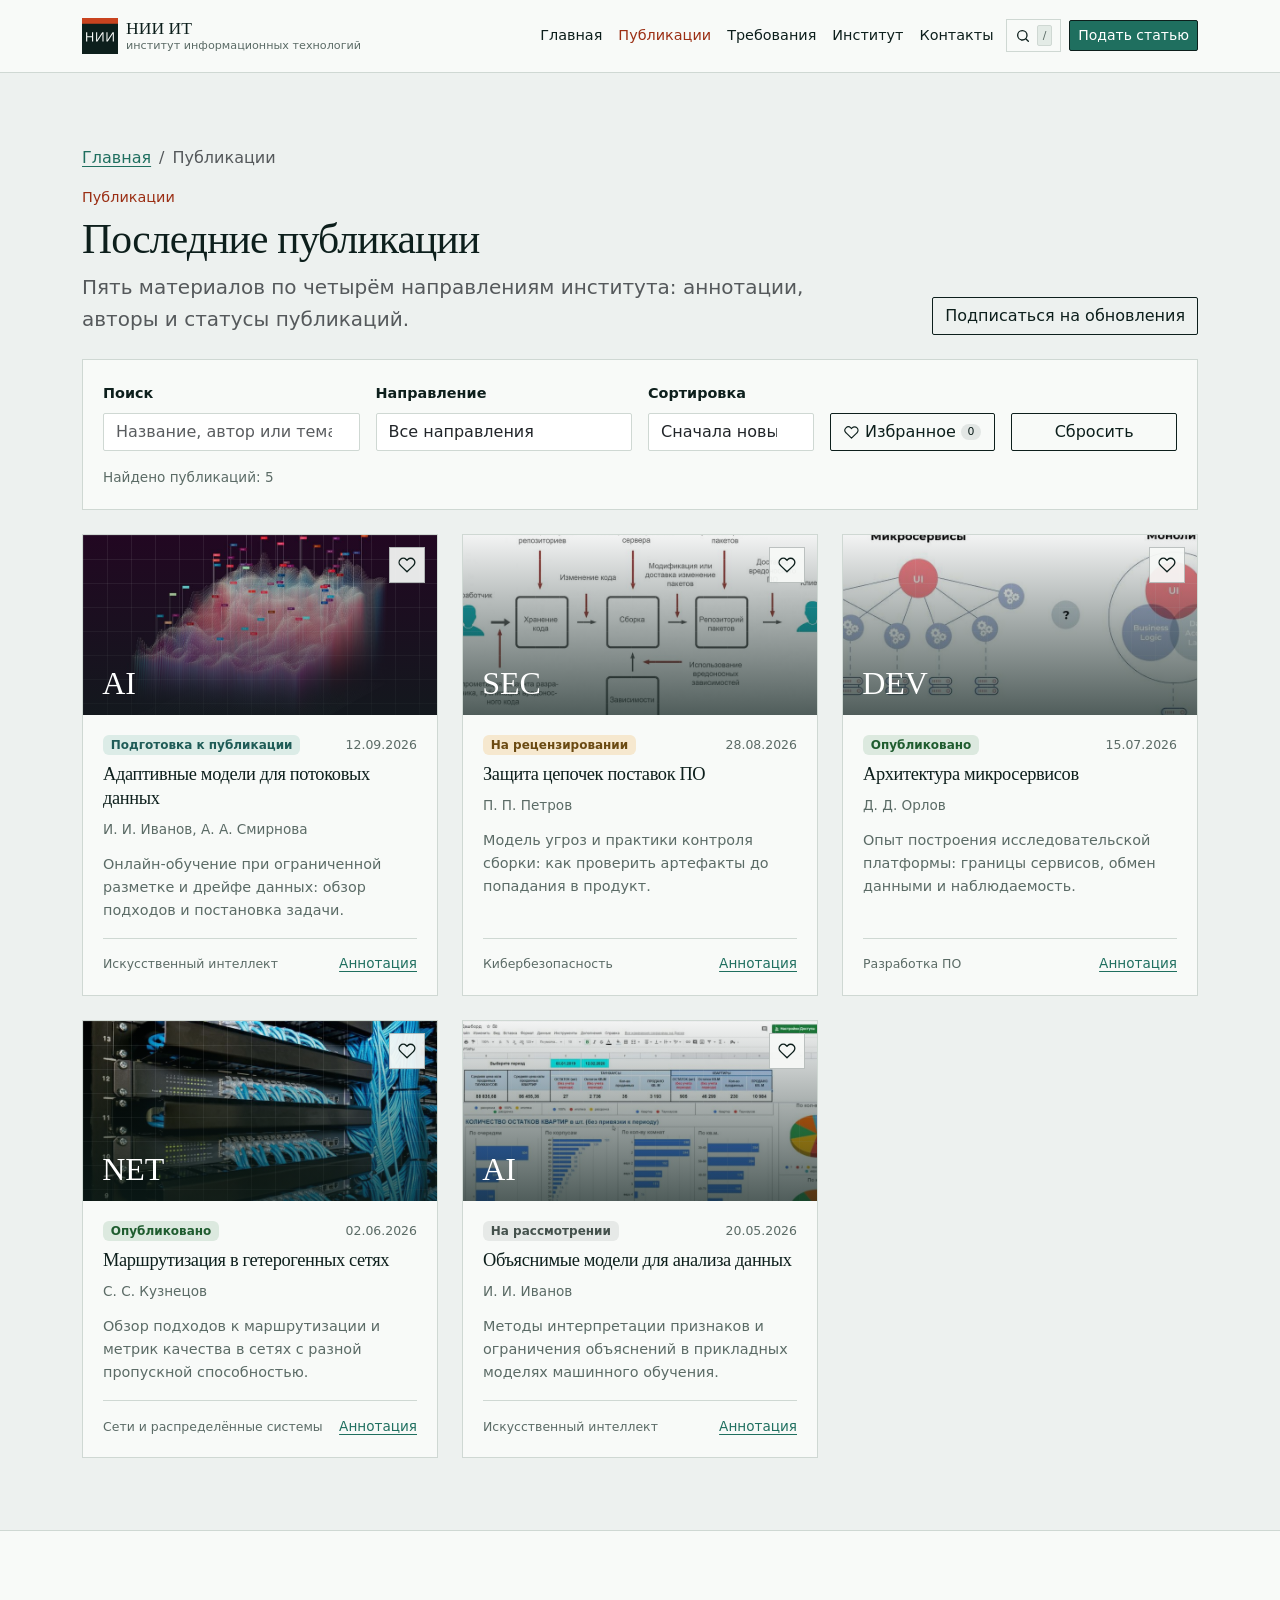
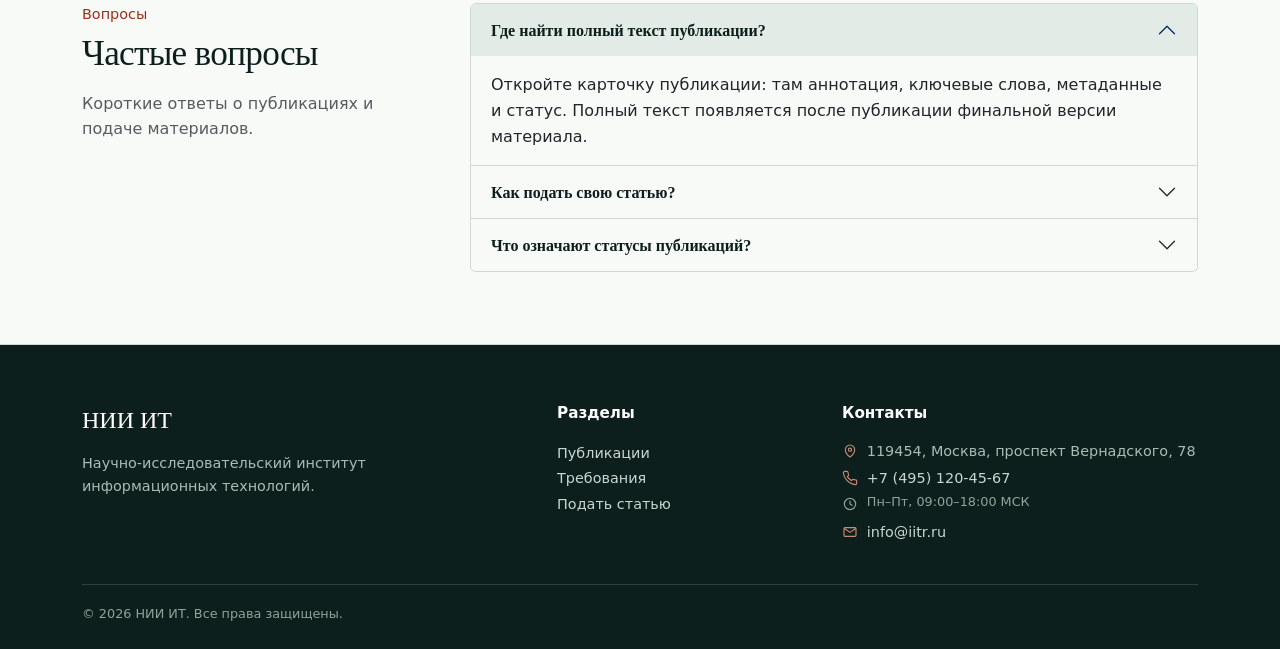
<file: catalog.html>
<!DOCTYPE html>
<html lang="ru">
<head>
  <meta charset="UTF-8">
  <meta name="viewport" content="width=device-width, initial-scale=1.0">
  <meta name="description" content="Каталог публикаций НИИ информационных технологий: искусственный интеллект, кибербезопасность, разработка ПО и сети.">
  <title>Публикации — НИИ ИТ</title>
  <link rel="icon" href="images/logo.svg" type="image/svg+xml">
  <link href="vendor/bootstrap/css/bootstrap.min.css" rel="stylesheet">
  <link rel="stylesheet" href="css/custom.css">
</head>
<body>
  <header class="site-header sticky-top">
    <nav class="navbar navbar-expand-lg" aria-label="Основная навигация">
      <div class="container">
        <a class="navbar-brand d-flex align-items-center gap-2" href="index.html">
          <img src="images/logo.svg" alt="" width="36" height="36">
          <span>
            <span class="brand-name d-block">НИИ ИТ</span>
            <span class="brand-sub d-none d-sm-block">институт информационных технологий</span>
          </span>
        </a>
        <button class="navbar-toggler" type="button" data-bs-toggle="collapse" data-bs-target="#mainNav" aria-controls="mainNav" aria-expanded="false" aria-label="Открыть меню">
          <span class="navbar-toggler-icon"></span>
        </button>
        <div class="collapse navbar-collapse" id="mainNav">
          <ul class="navbar-nav ms-auto align-items-lg-center">
            <li class="nav-item"><a class="nav-link" href="index.html">Главная</a></li>
            <li class="nav-item"><a class="nav-link active" aria-current="page" href="catalog.html">Публикации</a></li>
            <li class="nav-item"><a class="nav-link" href="requirements.html">Требования</a></li>
            <li class="nav-item"><a class="nav-link" href="about.html">Институт</a></li>
            <li class="nav-item"><a class="nav-link" href="contacts.html">Контакты</a></li>
            <li class="nav-item ms-lg-2"><a class="btn btn-primary btn-sm" href="order.html">Подать статью</a></li>
          </ul>
        </div>
      </div>
    </nav>
  </header>

  <main>
    <section class="section pb-0">
      <div class="container">
        <nav aria-label="breadcrumb">
          <ol class="breadcrumb">
            <li class="breadcrumb-item"><a href="index.html">Главная</a></li>
            <li class="breadcrumb-item active" aria-current="page">Публикации</li>
          </ol>
        </nav>
        <div class="row align-items-end g-4">
          <div class="col-12 col-lg-8">
            <p class="section-label">Публикации</p>
            <h1 class="display-title">Последние публикации</h1>
            <p class="lead text-muted mb-0">Пять материалов по четырём направлениям института: аннотации, авторы и статусы публикаций.</p>
          </div>
          <div class="col-12 col-lg-4 text-lg-end">
            <button class="btn btn-outline-primary" type="button" data-bs-toggle="modal" data-bs-target="#subscribeModal">Подписаться на обновления</button>
          </div>
        </div>

        <div class="filter-bar mt-4">
          <div class="row g-3 align-items-end">
            <div class="col-12 col-lg-4 col-xl-3">
              <label for="publicationSearch" class="form-label">Поиск</label>
              <input id="publicationSearch" class="form-control" type="search" placeholder="Название, автор или тема">
            </div>
            <div class="col-12 col-sm-6 col-lg-4 col-xl-3">
              <label for="publicationTopic" class="form-label">Направление</label>
              <select id="publicationTopic" class="form-select">
                <option value="all">Все направления</option>
                <option value="ai">Искусственный интеллект</option>
                <option value="sec">Кибербезопасность</option>
                <option value="dev">Разработка ПО</option>
                <option value="net">Сети и распределённые системы</option>
              </select>
            </div>
            <div class="col-12 col-sm-6 col-lg-4 col-xl-2">
              <label for="publicationSort" class="form-label">Сортировка</label>
              <select id="publicationSort" class="form-select">
                <option value="newest">Сначала новые</option>
                <option value="oldest">Сначала старые</option>
                <option value="title">По названию</option>
              </select>
            </div>
            <div class="col-12 col-sm-6 col-lg-6 col-xl-2">
              <button id="publicationFavorites" class="btn btn-outline-primary w-100 filter-fav-btn" type="button" aria-pressed="false">
                <svg viewBox="0 0 24 24" width="15" height="15" aria-hidden="true" focusable="false"><path d="M20.8 4.6a5.5 5.5 0 0 0-7.8 0L12 5.7l-1.1-1.1a5.5 5.5 0 0 0-7.8 7.8l1.1 1.1L12 21l7.8-7.5 1.1-1.1a5.5 5.5 0 0 0-.1-7.8Z" fill="none" stroke="currentColor" stroke-width="1.8" stroke-linejoin="round"></path></svg>
                Избранное <span class="filter-fav-count" data-favorites-count>0</span>
              </button>
            </div>
            <div class="col-12 col-sm-6 col-lg-6 col-xl-2">
              <button id="publicationReset" class="btn btn-outline-primary w-100" type="button">Сбросить</button>
            </div>
          </div>
          <p class="filter-count mb-0" aria-live="polite">Найдено публикаций: <span id="publicationCount">5</span></p>
        </div>
      </div>
    </section>

    <section class="section pt-4" aria-label="Список публикаций">
      <div class="container">
        <div class="row g-4" id="publicationList">
          <div class="col-12 col-md-6 col-lg-4" data-publication data-topic="ai" data-date="2026-09-12" data-title="Адаптивные модели для потоковых данных" data-search="адаптивные модели для потоковых данных иванов смирнова искусственный интеллект потоковые данные онлайн-обучение дрейф данных">
            <article class="pub-card">
              <div class="pub-cover">
                <img src="images/publication-ai-streams.jpg" alt="Иллюстрация к статье о потоковых данных" width="800" height="500" loading="lazy">
                <span>AI</span>
              </div>
              <div class="pub-body">
                <div class="d-flex justify-content-between align-items-start gap-2 mb-2">
                  <span class="badge badge-status badge-prep">Подготовка к публикации</span>
                  <span class="pub-date">12.09.2026</span>
                </div>
                <h2 class="pub-title">Адаптивные модели для потоковых данных</h2>
                <p class="pub-authors">И. И. Иванов, А. А. Смирнова</p>
                <p class="pub-text">Онлайн-обучение при ограниченной разметке и дрейфе данных: обзор подходов и постановка задачи.</p>
                <div class="pub-footer">
                  <span class="pub-topic">Искусственный интеллект</span>
                  <a class="pub-link" href="articles/ai-streams.html">Аннотация</a>
                </div>
              </div>
            </article>
          </div>
          <div class="col-12 col-md-6 col-lg-4" data-publication data-topic="sec" data-date="2026-08-28" data-title="Защита цепочек поставок ПО" data-search="защита цепочек поставок по петров кибербезопасность supply chain безопасность сборки">
            <article class="pub-card">
              <div class="pub-cover">
                <img src="images/publication-sec-supply-chain.jpg" alt="Иллюстрация к статье о защите цепочек поставок ПО" width="800" height="500" loading="lazy">
                <span>SEC</span>
              </div>
              <div class="pub-body">
                <div class="d-flex justify-content-between align-items-start gap-2 mb-2">
                  <span class="badge badge-status badge-review">На рецензировании</span>
                  <span class="pub-date">28.08.2026</span>
                </div>
                <h2 class="pub-title">Защита цепочек поставок ПО</h2>
                <p class="pub-authors">П. П. Петров</p>
                <p class="pub-text">Модель угроз и практики контроля сборки: как проверить артефакты до попадания в продукт.</p>
                <div class="pub-footer">
                  <span class="pub-topic">Кибербезопасность</span>
                  <a class="pub-link" href="articles/sec-supply-chain.html">Аннотация</a>
                </div>
              </div>
            </article>
          </div>
          <div class="col-12 col-md-6 col-lg-4" data-publication data-topic="dev" data-date="2026-07-15" data-title="Архитектура микросервисов" data-search="архитектура микросервисов орлов разработка по микросервисы платформа границы сервисов">
            <article class="pub-card">
              <div class="pub-cover">
                <img src="images/publication-dev-microservices.jpg" alt="Иллюстрация к статье об архитектуре микросервисов" width="800" height="500" loading="lazy">
                <span>DEV</span>
              </div>
              <div class="pub-body">
                <div class="d-flex justify-content-between align-items-start gap-2 mb-2">
                  <span class="badge badge-status badge-published">Опубликовано</span>
                  <span class="pub-date">15.07.2026</span>
                </div>
                <h2 class="pub-title">Архитектура микросервисов</h2>
                <p class="pub-authors">Д. Д. Орлов</p>
                <p class="pub-text">Опыт построения исследовательской платформы: границы сервисов, обмен данными и наблюдаемость.</p>
                <div class="pub-footer">
                  <span class="pub-topic">Разработка ПО</span>
                  <a class="pub-link" href="articles/dev-microservices.html">Аннотация</a>
                </div>
              </div>
            </article>
          </div>
          <div class="col-12 col-md-6 col-lg-4" data-publication data-topic="net" data-date="2026-06-02" data-title="Маршрутизация в гетерогенных сетях" data-search="маршрутизация в гетерогенных сетях кузнецов сети маршрутизаторы топология качество обслуживания">
            <article class="pub-card">
              <div class="pub-cover">
                <img src="images/publication-net-routing.jpg" alt="Иллюстрация к статье о маршрутизации в сетях" width="800" height="500" loading="lazy">
                <span>NET</span>
              </div>
              <div class="pub-body">
                <div class="d-flex justify-content-between align-items-start gap-2 mb-2">
                  <span class="badge badge-status badge-published">Опубликовано</span>
                  <span class="pub-date">02.06.2026</span>
                </div>
                <h2 class="pub-title">Маршрутизация в гетерогенных сетях</h2>
                <p class="pub-authors">С. С. Кузнецов</p>
                <p class="pub-text">Обзор подходов к маршрутизации и метрик качества в сетях с разной пропускной способностью.</p>
                <div class="pub-footer">
                  <span class="pub-topic">Сети и распределённые системы</span>
                  <a class="pub-link" href="articles/net-routing.html">Аннотация</a>
                </div>
              </div>
            </article>
          </div>
          <div class="col-12 col-md-6 col-lg-4" data-publication data-topic="ai" data-date="2026-05-20" data-title="Объяснимые модели для анализа данных" data-search="объяснимые модели для анализа данных иванов искусственный интеллект интерпретация признаков xai">
            <article class="pub-card">
              <div class="pub-cover">
                <img src="images/publication-ai-explainable.jpg" alt="Иллюстрация к статье об объяснимых моделях" width="800" height="500" loading="lazy">
                <span>AI</span>
              </div>
              <div class="pub-body">
                <div class="d-flex justify-content-between align-items-start gap-2 mb-2">
                  <span class="badge badge-status badge-submitted">На рассмотрении</span>
                  <span class="pub-date">20.05.2026</span>
                </div>
                <h2 class="pub-title">Объяснимые модели для анализа данных</h2>
                <p class="pub-authors">И. И. Иванов</p>
                <p class="pub-text">Методы интерпретации признаков и ограничения объяснений в прикладных моделях машинного обучения.</p>
                <div class="pub-footer">
                  <span class="pub-topic">Искусственный интеллект</span>
                  <a class="pub-link" href="articles/ai-explainable.html">Аннотация</a>
                </div>
              </div>
            </article>
          </div>
        </div>
        <div id="publicationEmpty" class="empty-state" hidden>
          <h2 class="h4" id="publicationEmptyTitle">Ничего не найдено</h2>
          <p class="mb-0" id="publicationEmptyText">Измените запрос или сбросьте фильтры.</p>
        </div>
      </div>
    </section>

    <section class="section section-surface" aria-labelledby="faq-title">
      <div class="container">
        <div class="row g-5">
          <div class="col-12 col-lg-4">
            <p class="section-label">Вопросы</p>
            <h2 class="section-title" id="faq-title">Частые вопросы</h2>
            <p class="text-muted">Короткие ответы о публикациях и подаче материалов.</p>
          </div>
          <div class="col-12 col-lg-8">
            <div class="accordion" id="faqAccordion">
              <div class="accordion-item">
                <h3 class="accordion-header">
                  <button class="accordion-button" type="button" data-bs-toggle="collapse" data-bs-target="#faqOne" aria-expanded="true" aria-controls="faqOne">Где найти полный текст публикации?</button>
                </h3>
                <div id="faqOne" class="accordion-collapse collapse show" data-bs-parent="#faqAccordion">
                  <div class="accordion-body">Откройте карточку публикации: там аннотация, ключевые слова, метаданные и статус. Полный текст появляется после публикации финальной версии материала.</div>
                </div>
              </div>
              <div class="accordion-item">
                <h3 class="accordion-header">
                  <button class="accordion-button collapsed" type="button" data-bs-toggle="collapse" data-bs-target="#faqTwo" aria-expanded="false" aria-controls="faqTwo">Как подать свою статью?</button>
                </h3>
                <div id="faqTwo" class="accordion-collapse collapse" data-bs-parent="#faqAccordion">
                  <div class="accordion-body">На странице <a href="order.html">«Подать статью»</a> заполните форму, приложите файл и аннотацию. Перед отправкой проверьте требования к оформлению.</div>
                </div>
              </div>
              <div class="accordion-item">
                <h3 class="accordion-header">
                  <button class="accordion-button collapsed" type="button" data-bs-toggle="collapse" data-bs-target="#faqThree" aria-expanded="false" aria-controls="faqThree">Что означают статусы публикаций?</button>
                </h3>
                <div id="faqThree" class="accordion-collapse collapse" data-bs-parent="#faqAccordion">
                  <div class="accordion-body">«На рассмотрении» — редакция проверяет комплектность материалов. «Ожидает рецензирования» — материал принят и ждёт назначения рецензентов. «На рецензировании» — статья передана рецензентам. «Подготовка к публикации» — материал принят, готовятся финальная версия и DOI. «Опубликовано» — статья доступна читателям.</div>
                </div>
              </div>
            </div>
          </div>
        </div>
      </div>
    </section>
  </main>

  <div class="modal fade" id="subscribeModal" tabindex="-1" aria-labelledby="subscribeModalLabel" aria-hidden="true">
    <div class="modal-dialog modal-dialog-centered">
      <div class="modal-content">
        <div class="modal-header">
          <h2 class="modal-title h5" id="subscribeModalLabel">Подписка на обновления</h2>
          <button type="button" class="btn-close" data-bs-dismiss="modal" aria-label="Закрыть"></button>
        </div>
        <div class="modal-body">
          <p class="text-muted">Новые публикации и события института — раз в месяц.</p>
          <form onsubmit="return false;">
            <div class="mb-3">
              <label for="subscribeEmail" class="form-label">E-mail</label>
              <input id="subscribeEmail" class="form-control" type="email" placeholder="name@example.com" required>
            </div>
            <div class="form-check">
              <input id="subscribeConsent" class="form-check-input" type="checkbox" required>
              <label class="form-check-label" for="subscribeConsent">Согласен на обработку данных</label>
            </div>
          </form>
        </div>
        <div class="modal-footer">
          <button type="button" class="btn btn-outline-secondary" data-bs-dismiss="modal">Закрыть</button>
          <button type="button" class="btn btn-primary" data-bs-dismiss="modal">Подписаться</button>
        </div>
      </div>
    </div>
  </div>

  <footer class="site-footer">
    <div class="container">
      <div class="row g-4">
        <div class="col-12 col-lg-5">
          <div class="footer-brand">НИИ ИТ</div>
          <p class="footer-text">Научно-исследовательский институт информационных технологий.</p>
        </div>
        <div class="col-12 col-sm-6 col-lg-3">
          <div class="footer-title">Разделы</div>
          <ul class="list-unstyled footer-links">
            <li><a href="catalog.html">Публикации</a></li>
            <li><a href="requirements.html">Требования</a></li>
            <li><a href="order.html">Подать статью</a></li>
          </ul>
        </div>
        <div class="col-12 col-sm-6 col-lg-4">
          <div class="footer-title">Контакты</div>
          <p class="footer-text footer-contact mb-1">
            <svg class="footer-icon" viewBox="0 0 24 24" aria-hidden="true" focusable="false"><path d="M12 21s7-5.4 7-11a7 7 0 1 0-14 0c0 5.6 7 11 7 11Z" fill="none" stroke="currentColor" stroke-width="1.7" stroke-linejoin="round"></path><circle cx="12" cy="10" r="2.4" fill="none" stroke="currentColor" stroke-width="1.7"></circle></svg>
            <span>119454, Москва, проспект Вернадского, 78</span>
          </p>
          <p class="footer-text footer-contact mb-1">
            <svg class="footer-icon" viewBox="0 0 24 24" aria-hidden="true" focusable="false"><path d="M22 16.92v3a2 2 0 0 1-2.18 2 19.79 19.79 0 0 1-8.63-3.07 19.5 19.5 0 0 1-6-6 19.79 19.79 0 0 1-3.07-8.67A2 2 0 0 1 4.11 2h3a2 2 0 0 1 2 1.72 12.84 12.84 0 0 0 .7 2.81 2 2 0 0 1-.45 2.11L8.09 9.91a16 16 0 0 0 6 6l1.27-1.27a2 2 0 0 1 2.11-.45 12.84 12.84 0 0 0 2.81.7A2 2 0 0 1 22 16.92Z" fill="none" stroke="currentColor" stroke-width="1.7" stroke-linecap="round" stroke-linejoin="round"></path></svg>
            <a href="tel:+74951204567">+7 (495) 120-45-67</a>
          </p>
          <p class="footer-hours">
            <svg class="footer-icon" viewBox="0 0 24 24" aria-hidden="true" focusable="false"><circle cx="12" cy="12" r="8.5" fill="none" stroke="currentColor" stroke-width="1.7"></circle><path d="M12 7.5V12l3 2" fill="none" stroke="currentColor" stroke-width="1.7" stroke-linecap="round" stroke-linejoin="round"></path></svg>
            <span>Пн–Пт, 09:00–18:00 МСК</span>
          </p>
          <p class="footer-text footer-contact mb-0">
            <svg class="footer-icon" viewBox="0 0 24 24" aria-hidden="true" focusable="false"><rect x="3" y="5.5" width="18" height="13" rx="1.5" fill="none" stroke="currentColor" stroke-width="1.7"></rect><path d="m4 7 8 5.6L20 7" fill="none" stroke="currentColor" stroke-width="1.7" stroke-linecap="round" stroke-linejoin="round"></path></svg>
            <a href="mailto:info@iitr.ru">info@iitr.ru</a>
          </p>
        </div>
      </div>
      <div class="footer-bottom">© 2026 НИИ ИТ. Все права защищены.</div>
    </div>
  </footer>

  <button class="to-top" type="button" data-to-top aria-label="Вернуться наверх">
    <svg viewBox="0 0 24 24" fill="none" stroke="currentColor" stroke-width="1.7" stroke-linecap="round" stroke-linejoin="round" focusable="false">
      <path d="M16 14l-4-4-4 4"></path>
    </svg>
  </button>

  <script src="vendor/bootstrap/js/bootstrap.bundle.min.js"></script>
  <script src="js/main.js"></script>
</body>
</html>
</file>
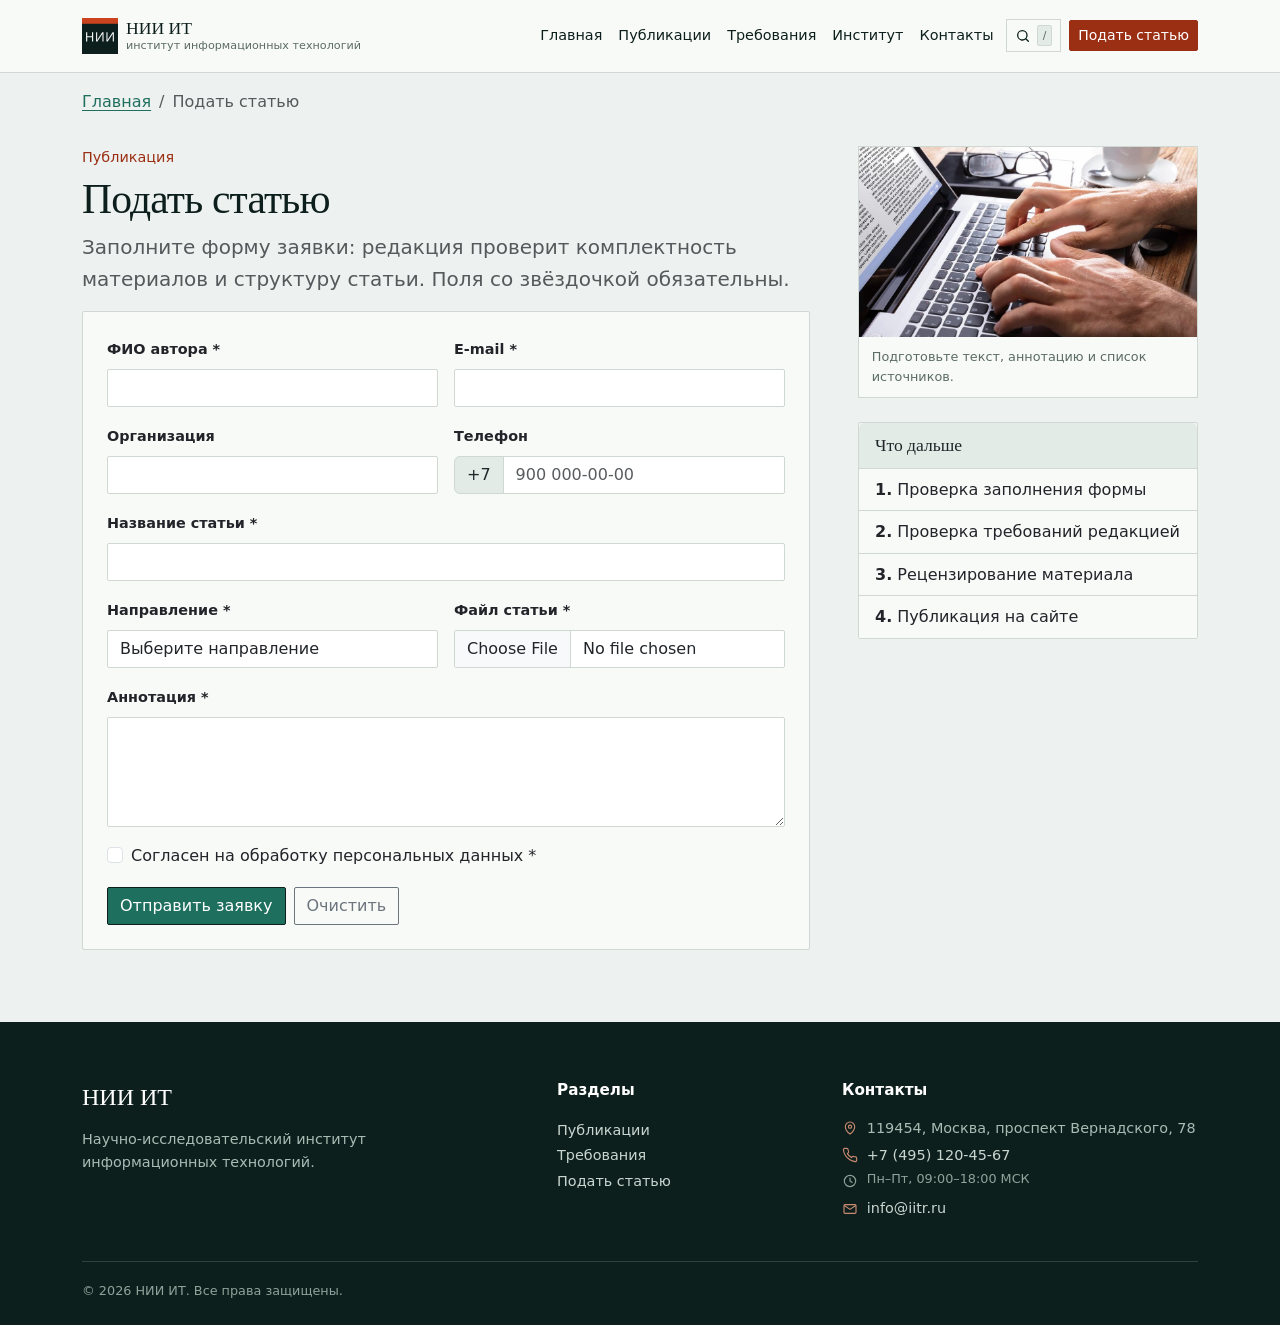
<file: order.html>
<!DOCTYPE html>
<html lang="ru">
<head>
  <meta charset="UTF-8">
  <meta name="viewport" content="width=device-width, initial-scale=1.0">
  <meta name="description" content="Подача статьи в НИИ информационных технологий: форма заявки, требования к файлу и аннотации.">
  <title>Подать статью — НИИ ИТ</title>
  <link rel="icon" href="images/logo.svg" type="image/svg+xml">
  <link href="vendor/bootstrap/css/bootstrap.min.css" rel="stylesheet">
  <link rel="stylesheet" href="css/custom.css">
</head>
<body>
  <header class="site-header sticky-top">
    <nav class="navbar navbar-expand-lg" aria-label="Основная навигация">
      <div class="container">
        <a class="navbar-brand d-flex align-items-center gap-2" href="index.html">
          <img src="images/logo.svg" alt="" width="36" height="36">
          <span>
            <span class="brand-name d-block">НИИ ИТ</span>
            <span class="brand-sub d-none d-sm-block">институт информационных технологий</span>
          </span>
        </a>
        <button class="navbar-toggler" type="button" data-bs-toggle="collapse" data-bs-target="#mainNav" aria-controls="mainNav" aria-expanded="false" aria-label="Открыть меню">
          <span class="navbar-toggler-icon"></span>
        </button>
        <div class="collapse navbar-collapse" id="mainNav">
          <ul class="navbar-nav ms-auto align-items-lg-center">
            <li class="nav-item"><a class="nav-link" href="index.html">Главная</a></li>
            <li class="nav-item"><a class="nav-link" href="catalog.html">Публикации</a></li>
            <li class="nav-item"><a class="nav-link" href="requirements.html">Требования</a></li>
            <li class="nav-item"><a class="nav-link" href="about.html">Институт</a></li>
            <li class="nav-item"><a class="nav-link" href="contacts.html">Контакты</a></li>
            <li class="nav-item ms-lg-2"><a class="btn btn-primary btn-sm active" aria-current="page" href="order.html">Подать статью</a></li>
          </ul>
        </div>
      </div>
    </nav>
  </header>

  <main>
    <div class="container pt-3">
      <nav aria-label="breadcrumb">
        <ol class="breadcrumb">
          <li class="breadcrumb-item"><a href="index.html">Главная</a></li>
          <li class="breadcrumb-item active" aria-current="page">Подать статью</li>
        </ol>
      </nav>
    </div>

    <section class="section pt-3">
      <div class="container">
        <div class="row g-5">
          <div class="col-12 col-lg-8">
            <p class="section-label">Публикация</p>
            <h1 class="display-title">Подать статью</h1>
            <p class="lead text-muted">Заполните форму заявки: редакция проверит комплектность материалов и структуру статьи. Поля со звёздочкой обязательны.</p>

            <div class="card">
              <div class="card-body p-4">
                <form class="js-validate" action="#" novalidate>
                  <div class="row g-3">
                    <div class="col-12 col-md-6">
                      <label for="authorName" class="form-label">ФИО автора *</label>
                      <input id="authorName" class="form-control" type="text" name="author-name" autocomplete="name" required>
                      <div class="invalid-feedback">Укажите ФИО автора.</div>
                    </div>
                    <div class="col-12 col-md-6">
                      <label for="authorEmail" class="form-label">E-mail *</label>
                      <input id="authorEmail" class="form-control" type="email" name="author-email" autocomplete="email" required>
                      <div class="invalid-feedback">Укажите корректный e-mail.</div>
                    </div>
                    <div class="col-12 col-md-6">
                      <label for="authorOrganization" class="form-label">Организация</label>
                      <input id="authorOrganization" class="form-control" type="text" name="organization">
                    </div>
                    <div class="col-12 col-md-6">
                      <label for="authorPhone" class="form-label">Телефон</label>
                      <div class="input-group">
                        <span class="input-group-text">+7</span>
                        <input id="authorPhone" class="form-control" type="tel" name="phone" placeholder="900 000-00-00">
                      </div>
                    </div>
                    <div class="col-12">
                      <label for="paperTitle" class="form-label">Название статьи *</label>
                      <input id="paperTitle" class="form-control" type="text" name="title" required>
                      <div class="invalid-feedback">Укажите название статьи.</div>
                    </div>
                    <div class="col-12 col-md-6">
                      <label for="paperTopic" class="form-label">Направление *</label>
                      <select id="paperTopic" class="form-select" name="topic" required>
                        <option value="" selected disabled>Выберите направление</option>
                        <option value="ai">Искусственный интеллект</option>
                        <option value="sec">Кибербезопасность</option>
                        <option value="dev">Разработка ПО</option>
                        <option value="net">Сети и распределённые системы</option>
                      </select>
                      <div class="invalid-feedback">Выберите направление.</div>
                    </div>
                    <div class="col-12 col-md-6">
                      <label for="paperFile" class="form-label">Файл статьи *</label>
                      <input id="paperFile" class="form-control" type="file" name="file" accept=".pdf,.doc,.docx" required>
                      <div class="invalid-feedback">Прикрепите файл статьи.</div>
                    </div>
                    <div class="col-12">
                      <label for="paperAbstract" class="form-label">Аннотация *</label>
                      <textarea id="paperAbstract" class="form-control" name="abstract" rows="4" required></textarea>
                      <div class="invalid-feedback">Добавьте аннотацию.</div>
                    </div>
                    <div class="col-12">
                      <div class="form-check">
                        <input id="paperConsent" class="form-check-input" type="checkbox" name="consent" required>
                        <label class="form-check-label" for="paperConsent">Согласен на обработку персональных данных *</label>
                        <div class="invalid-feedback">Подтвердите согласие на обработку данных.</div>
                      </div>
                    </div>
                    <div class="col-12 d-flex flex-wrap gap-2">
                      <button class="btn btn-primary" type="submit">Отправить заявку</button>
                      <button class="btn btn-outline-secondary" type="reset">Очистить</button>
                    </div>
                  </div>
                </form>
              </div>
            </div>
          </div>

          <aside class="col-12 col-lg-4">
            <figure class="content-figure mb-4">
              <img src="images/order-manuscript.jpg" alt="Автор работает над текстом статьи" width="1000" height="750" loading="lazy">
              <figcaption>Подготовьте текст, аннотацию и список источников.</figcaption>
            </figure>
            <div class="card side-card">
              <div class="card-header">Что дальше</div>
              <div class="card-body p-0">
                <ul class="list-group list-group-flush">
                  <li class="list-group-item"><strong>1.</strong> Проверка заполнения формы</li>
                  <li class="list-group-item"><strong>2.</strong> Проверка требований редакцией</li>
                  <li class="list-group-item"><strong>3.</strong> Рецензирование материала</li>
                  <li class="list-group-item"><strong>4.</strong> Публикация на сайте</li>
                </ul>
              </div>
            </div>
          </aside>
        </div>
      </div>
    </section>
  </main>

  <div class="modal fade" id="submitModal" tabindex="-1" aria-labelledby="submitModalLabel" aria-hidden="true">
    <div class="modal-dialog modal-dialog-centered">
      <div class="modal-content">
        <div class="modal-header">
          <h2 class="modal-title h5" id="submitModalLabel">Заявка отправлена</h2>
          <button type="button" class="btn-close" data-bs-dismiss="modal" aria-label="Закрыть"></button>
        </div>
        <div class="modal-body">
          <p class="mb-0">Спасибо! Заявка принята. Редакция свяжется с вами по указанному e-mail.</p>
        </div>
        <div class="modal-footer">
          <button type="button" class="btn btn-primary" data-bs-dismiss="modal">Понятно</button>
        </div>
      </div>
    </div>
  </div>

  <footer class="site-footer">
    <div class="container">
      <div class="row g-4">
        <div class="col-12 col-lg-5">
          <div class="footer-brand">НИИ ИТ</div>
          <p class="footer-text">Научно-исследовательский институт информационных технологий.</p>
        </div>
        <div class="col-12 col-sm-6 col-lg-3">
          <div class="footer-title">Разделы</div>
          <ul class="list-unstyled footer-links">
            <li><a href="catalog.html">Публикации</a></li>
            <li><a href="requirements.html">Требования</a></li>
            <li><a href="order.html">Подать статью</a></li>
          </ul>
        </div>
        <div class="col-12 col-sm-6 col-lg-4">
          <div class="footer-title">Контакты</div>
          <p class="footer-text footer-contact mb-1">
            <svg class="footer-icon" viewBox="0 0 24 24" aria-hidden="true" focusable="false"><path d="M12 21s7-5.4 7-11a7 7 0 1 0-14 0c0 5.6 7 11 7 11Z" fill="none" stroke="currentColor" stroke-width="1.7" stroke-linejoin="round"></path><circle cx="12" cy="10" r="2.4" fill="none" stroke="currentColor" stroke-width="1.7"></circle></svg>
            <span>119454, Москва, проспект Вернадского, 78</span>
          </p>
          <p class="footer-text footer-contact mb-1">
            <svg class="footer-icon" viewBox="0 0 24 24" aria-hidden="true" focusable="false"><path d="M22 16.92v3a2 2 0 0 1-2.18 2 19.79 19.79 0 0 1-8.63-3.07 19.5 19.5 0 0 1-6-6 19.79 19.79 0 0 1-3.07-8.67A2 2 0 0 1 4.11 2h3a2 2 0 0 1 2 1.72 12.84 12.84 0 0 0 .7 2.81 2 2 0 0 1-.45 2.11L8.09 9.91a16 16 0 0 0 6 6l1.27-1.27a2 2 0 0 1 2.11-.45 12.84 12.84 0 0 0 2.81.7A2 2 0 0 1 22 16.92Z" fill="none" stroke="currentColor" stroke-width="1.7" stroke-linecap="round" stroke-linejoin="round"></path></svg>
            <a href="tel:+74951204567">+7 (495) 120-45-67</a>
          </p>
          <p class="footer-hours">
            <svg class="footer-icon" viewBox="0 0 24 24" aria-hidden="true" focusable="false"><circle cx="12" cy="12" r="8.5" fill="none" stroke="currentColor" stroke-width="1.7"></circle><path d="M12 7.5V12l3 2" fill="none" stroke="currentColor" stroke-width="1.7" stroke-linecap="round" stroke-linejoin="round"></path></svg>
            <span>Пн–Пт, 09:00–18:00 МСК</span>
          </p>
          <p class="footer-text footer-contact mb-0">
            <svg class="footer-icon" viewBox="0 0 24 24" aria-hidden="true" focusable="false"><rect x="3" y="5.5" width="18" height="13" rx="1.5" fill="none" stroke="currentColor" stroke-width="1.7"></rect><path d="m4 7 8 5.6L20 7" fill="none" stroke="currentColor" stroke-width="1.7" stroke-linecap="round" stroke-linejoin="round"></path></svg>
            <a href="mailto:info@iitr.ru">info@iitr.ru</a>
          </p>
        </div>
      </div>
      <div class="footer-bottom">© 2026 НИИ ИТ. Все права защищены.</div>
    </div>
  </footer>

  <button class="to-top" type="button" data-to-top aria-label="Вернуться наверх">
    <svg viewBox="0 0 24 24" fill="none" stroke="currentColor" stroke-width="1.7" stroke-linecap="round" stroke-linejoin="round" focusable="false">
      <path d="M16 14l-4-4-4 4"></path>
    </svg>
  </button>

  <script src="vendor/bootstrap/js/bootstrap.bundle.min.js"></script>
  <script src="js/main.js"></script>
</body>
</html>
</file>
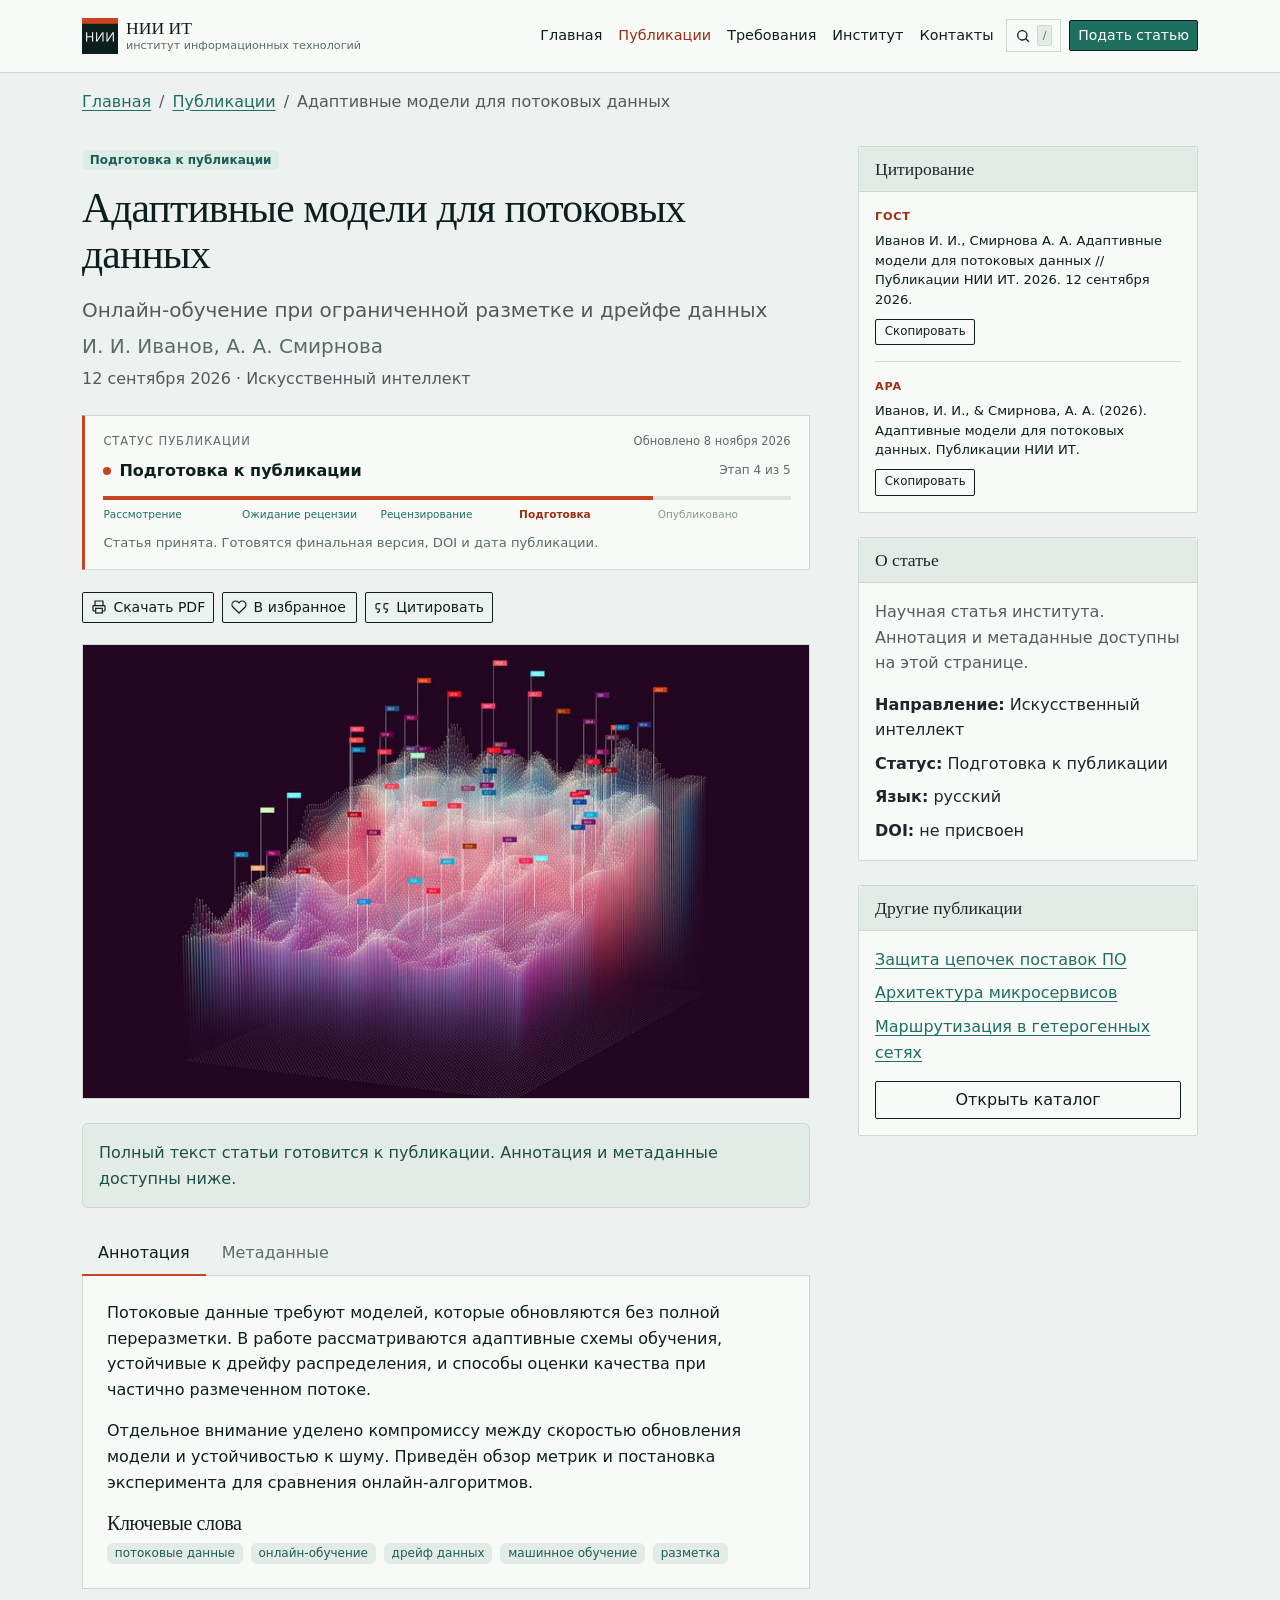
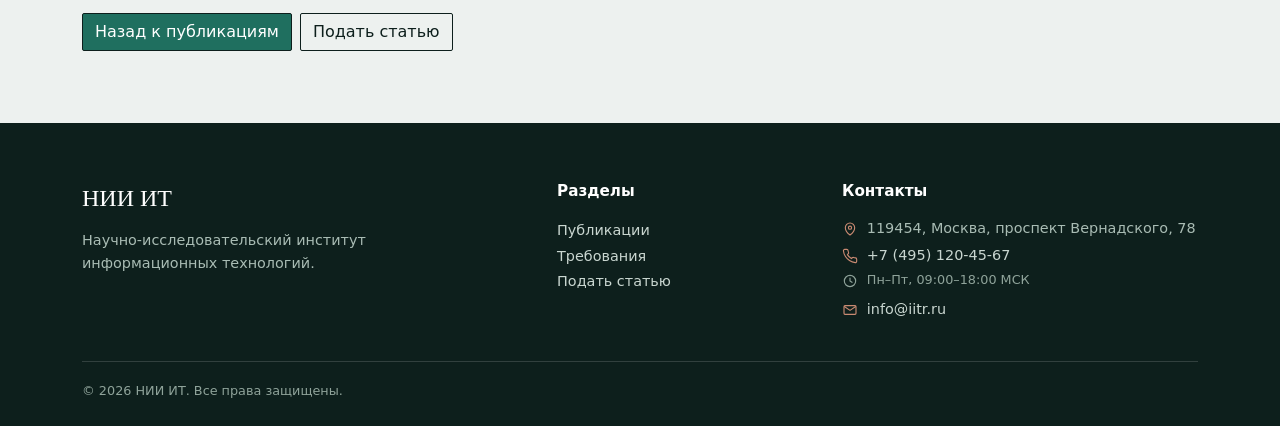
<file: product.html>
<!DOCTYPE html>
<html lang="ru">
<head>
  <meta charset="UTF-8">
  <meta name="viewport" content="width=device-width, initial-scale=1.0">
  <meta http-equiv="refresh" content="0; url=articles/ai-streams.html">
  <link rel="canonical" href="articles/ai-streams.html">
  <title>Страница публикации — НИИ ИТ</title>
</head>
<body>
  <p><a href="articles/ai-streams.html">Перейти к публикации</a></p>
</body>
</html>
</file>
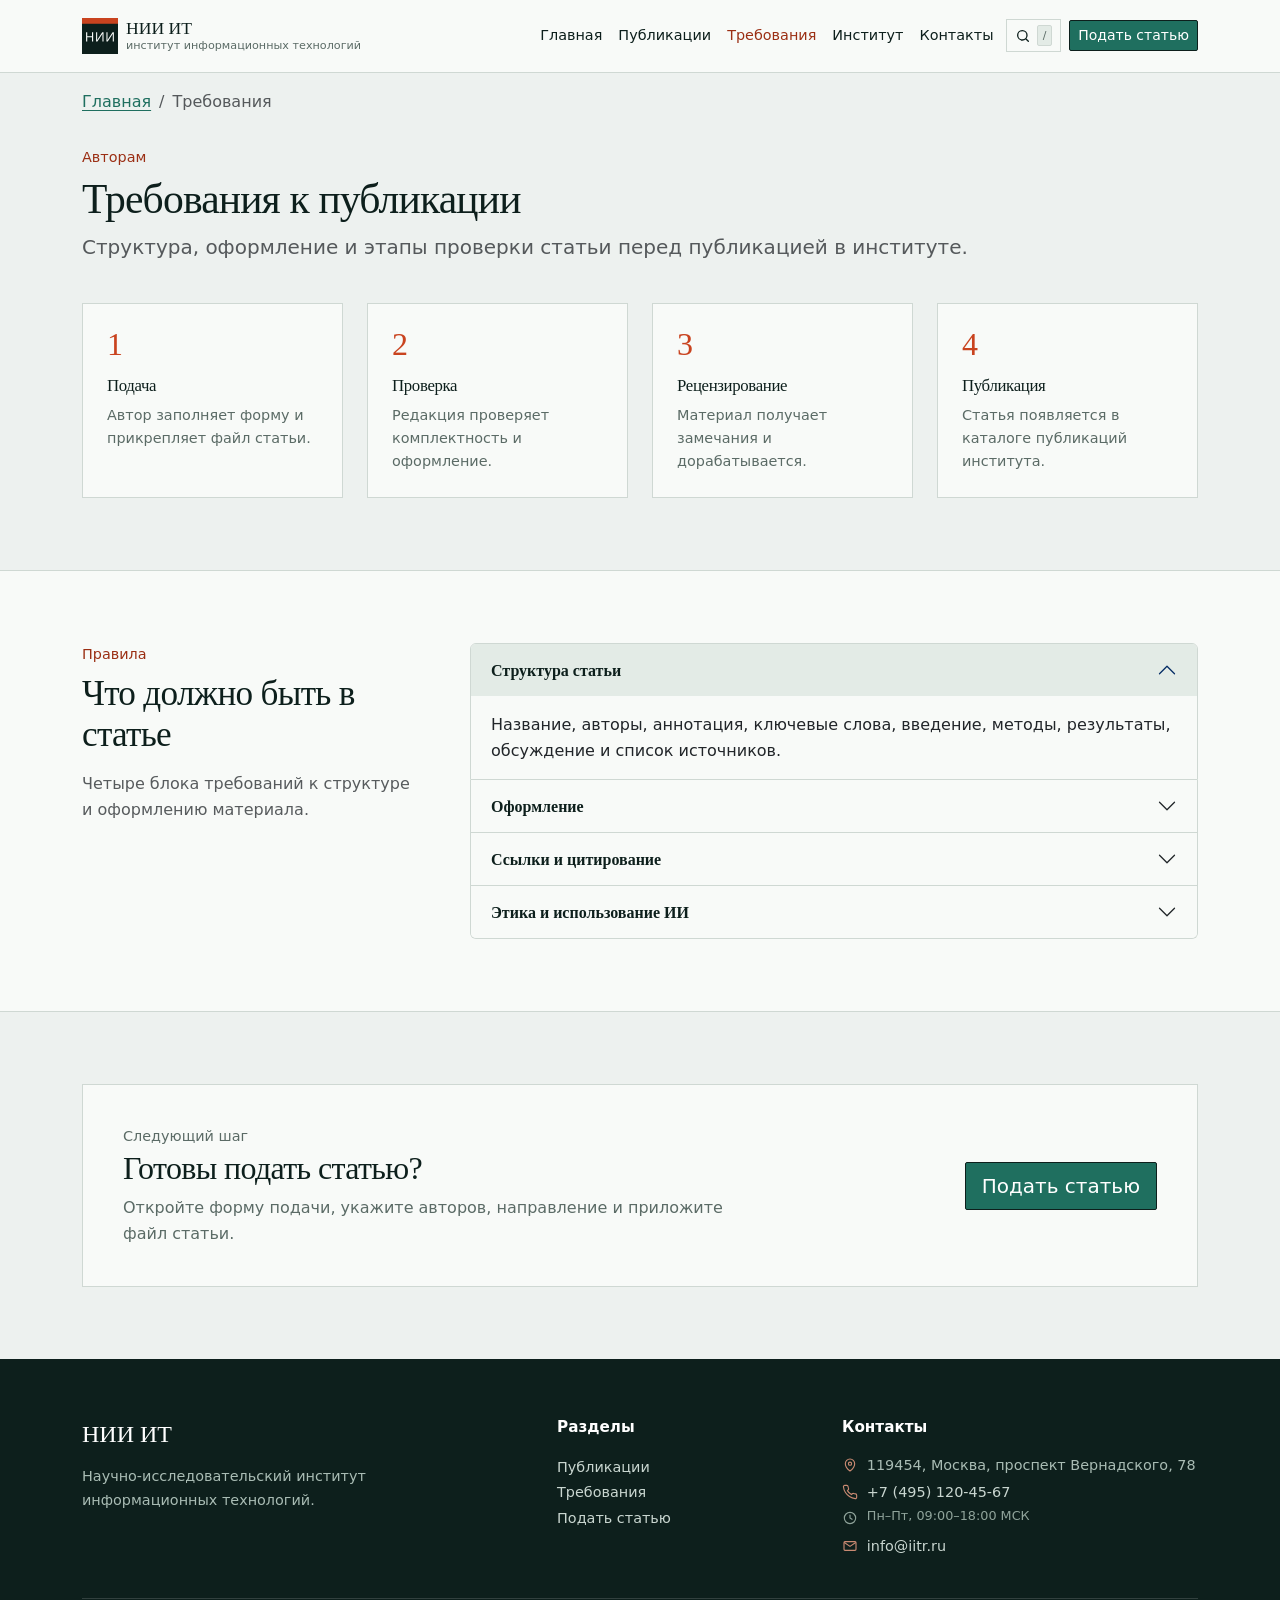
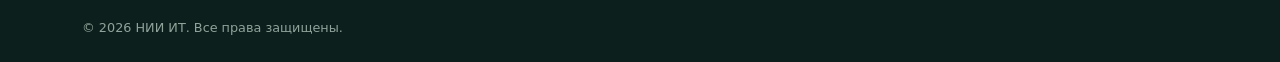
<file: requirements.html>
<!DOCTYPE html>
<html lang="ru">
<head>
  <meta charset="UTF-8">
  <meta name="viewport" content="width=device-width, initial-scale=1.0">
  <meta name="description" content="Требования к публикации статей в НИИ информационных технологий.">
  <title>Требования к публикации — НИИ ИТ</title>
  <link rel="icon" href="images/logo.svg" type="image/svg+xml">
  <link href="vendor/bootstrap/css/bootstrap.min.css" rel="stylesheet">
  <link rel="stylesheet" href="css/custom.css">
</head>
<body>
  <header class="site-header sticky-top">
    <nav class="navbar navbar-expand-lg" aria-label="Основная навигация">
      <div class="container">
        <a class="navbar-brand d-flex align-items-center gap-2" href="index.html">
          <img src="images/logo.svg" alt="" width="36" height="36">
          <span>
            <span class="brand-name d-block">НИИ ИТ</span>
            <span class="brand-sub d-none d-sm-block">институт информационных технологий</span>
          </span>
        </a>
        <button class="navbar-toggler" type="button" data-bs-toggle="collapse" data-bs-target="#mainNav" aria-controls="mainNav" aria-expanded="false" aria-label="Открыть меню">
          <span class="navbar-toggler-icon"></span>
        </button>
        <div class="collapse navbar-collapse" id="mainNav">
          <ul class="navbar-nav ms-auto align-items-lg-center">
            <li class="nav-item"><a class="nav-link" href="index.html">Главная</a></li>
            <li class="nav-item"><a class="nav-link" href="catalog.html">Публикации</a></li>
            <li class="nav-item"><a class="nav-link active" aria-current="page" href="requirements.html">Требования</a></li>
            <li class="nav-item"><a class="nav-link" href="about.html">Институт</a></li>
            <li class="nav-item"><a class="nav-link" href="contacts.html">Контакты</a></li>
            <li class="nav-item ms-lg-2"><a class="btn btn-primary btn-sm" href="order.html">Подать статью</a></li>
          </ul>
        </div>
      </div>
    </nav>
  </header>

  <main>
    <div class="container pt-3">
      <nav aria-label="breadcrumb">
        <ol class="breadcrumb">
          <li class="breadcrumb-item"><a href="index.html">Главная</a></li>
          <li class="breadcrumb-item active" aria-current="page">Требования</li>
        </ol>
      </nav>
    </div>

    <section class="section pt-3">
      <div class="container">
        <p class="section-label">Авторам</p>
        <h1 class="display-title">Требования к публикации</h1>
        <p class="lead text-muted">Структура, оформление и этапы проверки статьи перед публикацией в институте.</p>

        <div class="row g-4 mt-2">
          <div class="col-12 col-md-6 col-lg-3">
            <div class="step-card">
              <span class="step-number">1</span>
              <h2>Подача</h2>
              <p>Автор заполняет форму и прикрепляет файл статьи.</p>
            </div>
          </div>
          <div class="col-12 col-md-6 col-lg-3">
            <div class="step-card">
              <span class="step-number">2</span>
              <h2>Проверка</h2>
              <p>Редакция проверяет комплектность и оформление.</p>
            </div>
          </div>
          <div class="col-12 col-md-6 col-lg-3">
            <div class="step-card">
              <span class="step-number">3</span>
              <h2>Рецензирование</h2>
              <p>Материал получает замечания и дорабатывается.</p>
            </div>
          </div>
          <div class="col-12 col-md-6 col-lg-3">
            <div class="step-card">
              <span class="step-number">4</span>
              <h2>Публикация</h2>
              <p>Статья появляется в каталоге публикаций института.</p>
            </div>
          </div>
        </div>
      </div>
    </section>

    <section class="section section-surface" aria-labelledby="rules-title">
      <div class="container">
        <div class="row g-5">
          <div class="col-12 col-lg-4">
            <p class="section-label">Правила</p>
            <h2 class="section-title" id="rules-title">Что должно быть в статье</h2>
            <p class="text-muted">Четыре блока требований к структуре и оформлению материала.</p>
          </div>
          <div class="col-12 col-lg-8">
            <div class="accordion" id="rulesAccordion">
              <div class="accordion-item">
                <h3 class="accordion-header">
                  <button class="accordion-button" type="button" data-bs-toggle="collapse" data-bs-target="#rulesOne" aria-expanded="true" aria-controls="rulesOne">Структура статьи</button>
                </h3>
                <div id="rulesOne" class="accordion-collapse collapse show" data-bs-parent="#rulesAccordion">
                  <div class="accordion-body">Название, авторы, аннотация, ключевые слова, введение, методы, результаты, обсуждение и список источников.</div>
                </div>
              </div>
              <div class="accordion-item">
                <h3 class="accordion-header">
                  <button class="accordion-button collapsed" type="button" data-bs-toggle="collapse" data-bs-target="#rulesTwo" aria-expanded="false" aria-controls="rulesTwo">Оформление</button>
                </h3>
                <div id="rulesTwo" class="accordion-collapse collapse" data-bs-parent="#rulesAccordion">
                  <div class="accordion-body">Формат PDF, DOC или DOCX, читаемый шрифт, поля, нумерация страниц и подписи к таблицам и рисункам.</div>
                </div>
              </div>
              <div class="accordion-item">
                <h3 class="accordion-header">
                  <button class="accordion-button collapsed" type="button" data-bs-toggle="collapse" data-bs-target="#rulesThree" aria-expanded="false" aria-controls="rulesThree">Ссылки и цитирование</button>
                </h3>
                <div id="rulesThree" class="accordion-collapse collapse" data-bs-parent="#rulesAccordion">
                  <div class="accordion-body">Источники указываются в едином стиле, цитаты сопровождаются ссылками, заимствования проверяются.</div>
                </div>
              </div>
              <div class="accordion-item">
                <h3 class="accordion-header">
                  <button class="accordion-button collapsed" type="button" data-bs-toggle="collapse" data-bs-target="#rulesFour" aria-expanded="false" aria-controls="rulesFour">Этика и использование ИИ</button>
                </h3>
                <div id="rulesFour" class="accordion-collapse collapse" data-bs-parent="#rulesAccordion">
                  <div class="accordion-body">Автор указывает вклад соавторов и использование инструментов ИИ. Плагиат и вымышленные данные не допускаются.</div>
                </div>
              </div>
            </div>
          </div>
        </div>
      </div>
    </section>

    <section class="section">
      <div class="container">
        <div class="cta-band">
          <div>
            <p class="section-label">Следующий шаг</p>
            <h2>Готовы подать статью?</h2>
            <p>Откройте форму подачи, укажите авторов, направление и приложите файл статьи.</p>
          </div>
          <a class="btn btn-primary btn-lg" href="order.html">Подать статью</a>
        </div>
      </div>
    </section>
  </main>

  <footer class="site-footer">
    <div class="container">
      <div class="row g-4">
        <div class="col-12 col-lg-5">
          <div class="footer-brand">НИИ ИТ</div>
          <p class="footer-text">Научно-исследовательский институт информационных технологий.</p>
        </div>
        <div class="col-12 col-sm-6 col-lg-3">
          <div class="footer-title">Разделы</div>
          <ul class="list-unstyled footer-links">
            <li><a href="catalog.html">Публикации</a></li>
            <li><a href="requirements.html">Требования</a></li>
            <li><a href="order.html">Подать статью</a></li>
          </ul>
        </div>
        <div class="col-12 col-sm-6 col-lg-4">
          <div class="footer-title">Контакты</div>
          <p class="footer-text footer-contact mb-1">
            <svg class="footer-icon" viewBox="0 0 24 24" aria-hidden="true" focusable="false"><path d="M12 21s7-5.4 7-11a7 7 0 1 0-14 0c0 5.6 7 11 7 11Z" fill="none" stroke="currentColor" stroke-width="1.7" stroke-linejoin="round"></path><circle cx="12" cy="10" r="2.4" fill="none" stroke="currentColor" stroke-width="1.7"></circle></svg>
            <span>119454, Москва, проспект Вернадского, 78</span>
          </p>
          <p class="footer-text footer-contact mb-1">
            <svg class="footer-icon" viewBox="0 0 24 24" aria-hidden="true" focusable="false"><path d="M22 16.92v3a2 2 0 0 1-2.18 2 19.79 19.79 0 0 1-8.63-3.07 19.5 19.5 0 0 1-6-6 19.79 19.79 0 0 1-3.07-8.67A2 2 0 0 1 4.11 2h3a2 2 0 0 1 2 1.72 12.84 12.84 0 0 0 .7 2.81 2 2 0 0 1-.45 2.11L8.09 9.91a16 16 0 0 0 6 6l1.27-1.27a2 2 0 0 1 2.11-.45 12.84 12.84 0 0 0 2.81.7A2 2 0 0 1 22 16.92Z" fill="none" stroke="currentColor" stroke-width="1.7" stroke-linecap="round" stroke-linejoin="round"></path></svg>
            <a href="tel:+74951204567">+7 (495) 120-45-67</a>
          </p>
          <p class="footer-hours">
            <svg class="footer-icon" viewBox="0 0 24 24" aria-hidden="true" focusable="false"><circle cx="12" cy="12" r="8.5" fill="none" stroke="currentColor" stroke-width="1.7"></circle><path d="M12 7.5V12l3 2" fill="none" stroke="currentColor" stroke-width="1.7" stroke-linecap="round" stroke-linejoin="round"></path></svg>
            <span>Пн–Пт, 09:00–18:00 МСК</span>
          </p>
          <p class="footer-text footer-contact mb-0">
            <svg class="footer-icon" viewBox="0 0 24 24" aria-hidden="true" focusable="false"><rect x="3" y="5.5" width="18" height="13" rx="1.5" fill="none" stroke="currentColor" stroke-width="1.7"></rect><path d="m4 7 8 5.6L20 7" fill="none" stroke="currentColor" stroke-width="1.7" stroke-linecap="round" stroke-linejoin="round"></path></svg>
            <a href="mailto:info@iitr.ru">info@iitr.ru</a>
          </p>
        </div>
      </div>
      <div class="footer-bottom">© 2026 НИИ ИТ. Все права защищены.</div>
    </div>
  </footer>

  <button class="to-top" type="button" data-to-top aria-label="Вернуться наверх">
    <svg viewBox="0 0 24 24" fill="none" stroke="currentColor" stroke-width="1.7" stroke-linecap="round" stroke-linejoin="round" focusable="false">
      <path d="M16 14l-4-4-4 4"></path>
    </svg>
  </button>

  <script src="vendor/bootstrap/js/bootstrap.bundle.min.js"></script>
  <script src="js/main.js"></script>
</body>
</html>
</file>
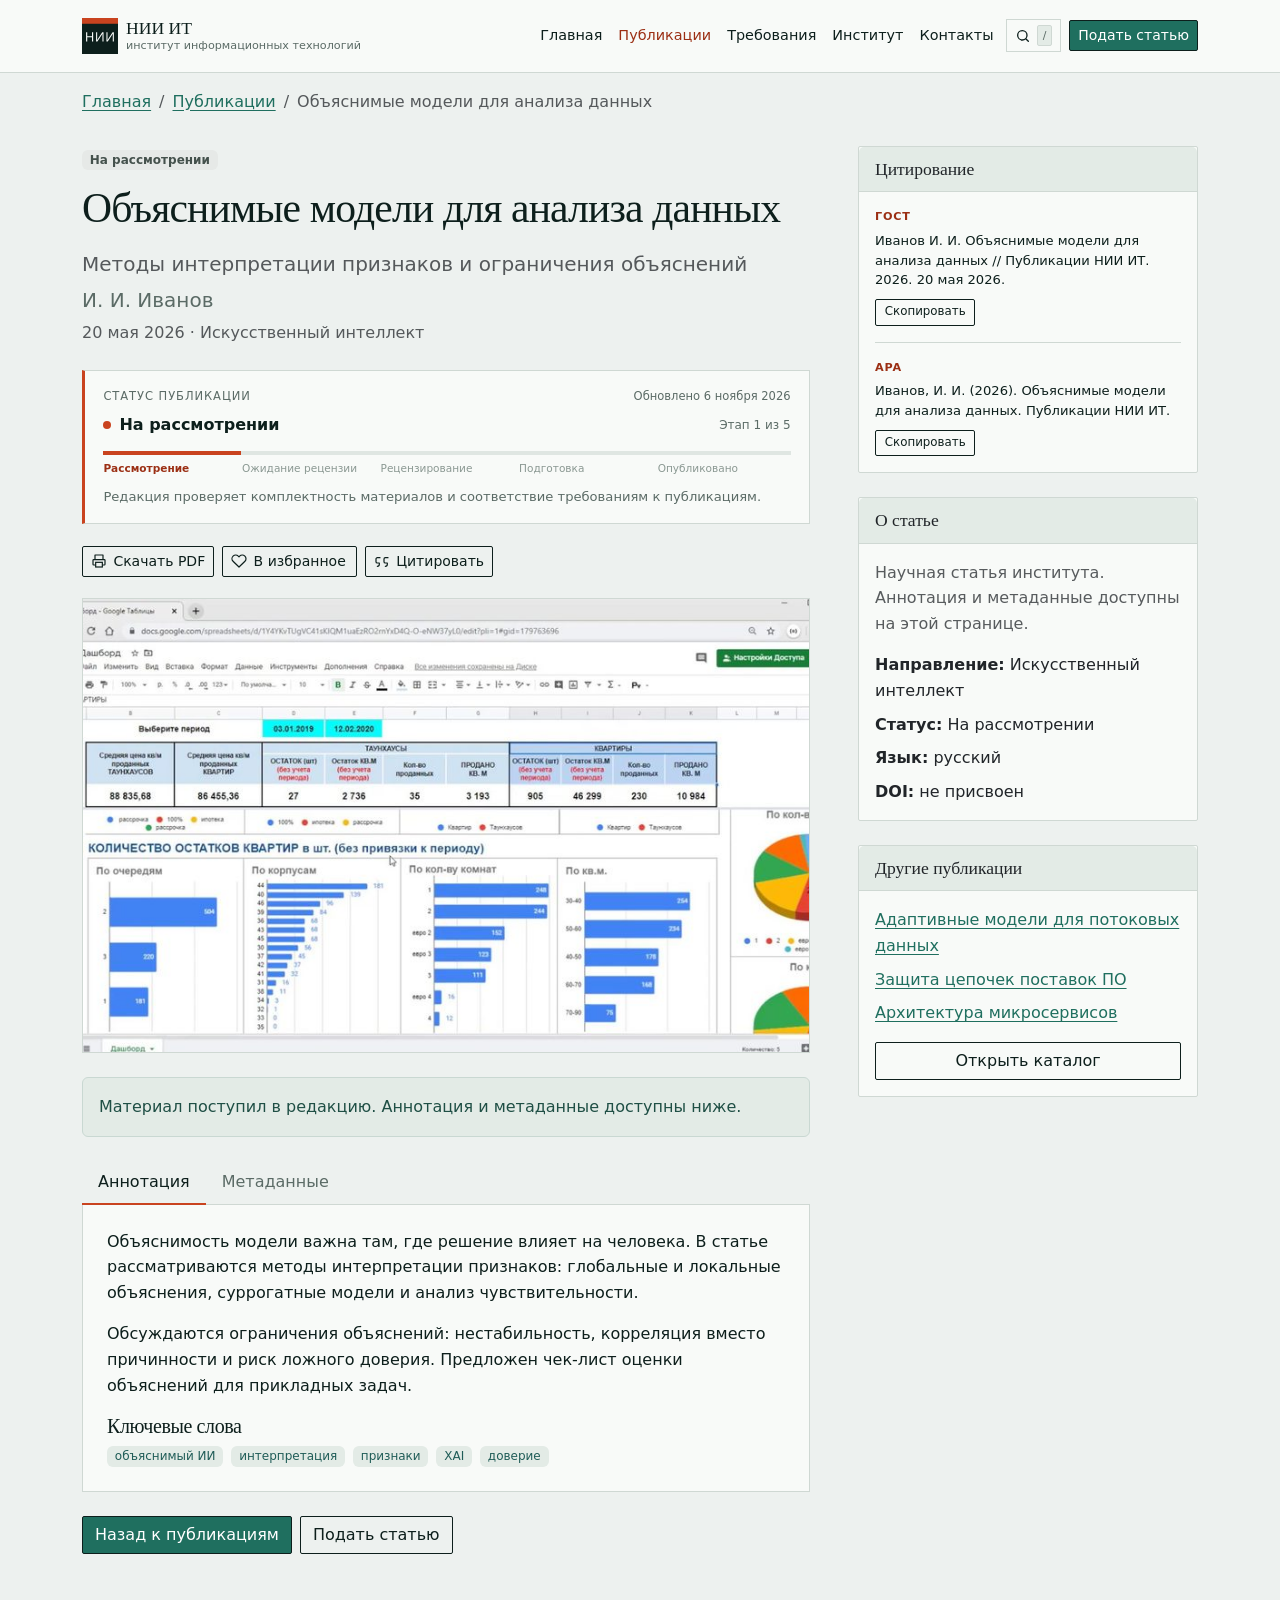
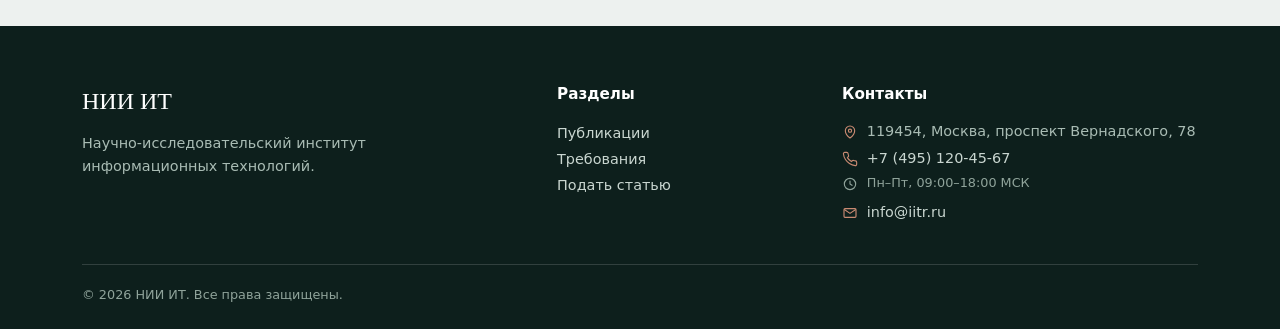
<file: articles/ai-explainable.html>
<!DOCTYPE html>
<html lang="ru">
<head>
  <meta charset="UTF-8">
  <meta name="viewport" content="width=device-width, initial-scale=1.0">
  <meta name="description" content="Объяснимые модели для анализа данных. Методы интерпретации признаков и ограничения объяснений">
  <title>Объяснимые модели для анализа данных — НИИ ИТ</title>
  <link rel="icon" href="../images/logo.svg" type="image/svg+xml">
  <link href="../vendor/bootstrap/css/bootstrap.min.css" rel="stylesheet">
  <link rel="stylesheet" href="../css/custom.css">
</head>
<body>
  <header class="site-header sticky-top">
    <nav class="navbar navbar-expand-lg" aria-label="Основная навигация">
      <div class="container">
        <a class="navbar-brand d-flex align-items-center gap-2" href="../index.html">
          <img src="../images/logo.svg" alt="" width="36" height="36">
          <span>
            <span class="brand-name d-block">НИИ ИТ</span>
            <span class="brand-sub d-none d-sm-block">институт информационных технологий</span>
          </span>
        </a>
        <button class="navbar-toggler" type="button" data-bs-toggle="collapse" data-bs-target="#mainNav" aria-controls="mainNav" aria-expanded="false" aria-label="Открыть меню">
          <span class="navbar-toggler-icon"></span>
        </button>
        <div class="collapse navbar-collapse" id="mainNav">
          <ul class="navbar-nav ms-auto align-items-lg-center">
            <li class="nav-item"><a class="nav-link" href="../index.html">Главная</a></li>
            <li class="nav-item"><a class="nav-link active" aria-current="page" href="../catalog.html">Публикации</a></li>
            <li class="nav-item"><a class="nav-link" href="../requirements.html">Требования</a></li>
            <li class="nav-item"><a class="nav-link" href="../about.html">Институт</a></li>
            <li class="nav-item"><a class="nav-link" href="../contacts.html">Контакты</a></li>
            <li class="nav-item ms-lg-2"><a class="btn btn-primary btn-sm" href="../order.html">Подать статью</a></li>
          </ul>
        </div>
      </div>
    </nav>
  </header>

  <main>
    <div class="container pt-3">
      <nav aria-label="breadcrumb">
        <ol class="breadcrumb">
          <li class="breadcrumb-item"><a href="../index.html">Главная</a></li>
          <li class="breadcrumb-item"><a href="../catalog.html">Публикации</a></li>
          <li class="breadcrumb-item active" aria-current="page">Объяснимые модели для анализа данных</li>
        </ol>
      </nav>
    </div>

    <article class="section pt-3"
      data-article
      data-article-id="ai-explainable"
      data-article-title="Объяснимые модели для анализа данных"
      data-article-year="2026"
      data-article-date="20 мая 2026"
      data-authors-gost="Иванов И. И."
      data-authors-apa="Иванов, И. И."
      data-status-stage="1"
      data-status-label="На рассмотрении"
      data-status-date="6 ноября 2026"
      data-status-note="Редакция проверяет комплектность материалов и соответствие требованиям к публикациям.">
      <div class="container">
        <div class="row g-5">
          <div class="col-12 col-lg-8">
            <span class="badge badge-status badge-submitted mb-3">На рассмотрении</span>
            <h1 class="display-title mb-3">Объяснимые модели для анализа данных</h1>
            <p class="fs-5 text-muted mb-1">Методы интерпретации признаков и ограничения объяснений</p>
            <p class="pub-authors fs-5 mb-1">И. И. Иванов</p>
            <p class="text-muted mb-4">20 мая 2026 · Искусственный интеллект</p>

            <div data-status-panel></div>
            <div data-article-tools></div>

            <figure class="article-cover">
              <img src="../images/publication-ai-explainable.jpg" alt="Иллюстрация к статье «Объяснимые модели для анализа данных»" width="800" height="500">
            </figure>

            <div class="alert alert-info" role="alert">Материал поступил в редакцию. Аннотация и метаданные доступны ниже.</div>

            <ul class="nav nav-tabs mt-4" id="publicationTabs" role="tablist">
              <li class="nav-item" role="presentation">
                <button class="nav-link active" id="abstract-tab" data-bs-toggle="tab" data-bs-target="#abstract-panel" type="button" role="tab" aria-controls="abstract-panel" aria-selected="true">Аннотация</button>
              </li>
              <li class="nav-item" role="presentation">
                <button class="nav-link" id="meta-tab" data-bs-toggle="tab" data-bs-target="#meta-panel" type="button" role="tab" aria-controls="meta-panel" aria-selected="false">Метаданные</button>
              </li>
            </ul>
            <div class="tab-content" id="publicationTabsContent">
              <div class="tab-pane fade show active" id="abstract-panel" role="tabpanel" aria-labelledby="abstract-tab" tabindex="0">
                <p>Объяснимость модели важна там, где решение влияет на человека. В статье рассматриваются методы интерпретации признаков: глобальные и локальные объяснения, суррогатные модели и анализ чувствительности.</p>
                <p>Обсуждаются ограничения объяснений: нестабильность, корреляция вместо причинности и риск ложного доверия. Предложен чек-лист оценки объяснений для прикладных задач.</p>
                <h2 class="h5 mt-3">Ключевые слова</h2>
                <div class="d-flex flex-wrap gap-2">
                  <span class="badge badge-topic">объяснимый ИИ</span>
                  <span class="badge badge-topic">интерпретация</span>
                  <span class="badge badge-topic">признаки</span>
                  <span class="badge badge-topic">XAI</span>
                  <span class="badge badge-topic">доверие</span>
                </div>
              </div>
              <div class="tab-pane fade" id="meta-panel" role="tabpanel" aria-labelledby="meta-tab" tabindex="0">
                <div class="table-responsive">
                  <table class="table table-bordered align-middle mb-0">
                    <tbody>
                      <tr><th scope="row">Направление</th><td>Искусственный интеллект</td></tr>
                      <tr><th scope="row">Дата</th><td>20 мая 2026</td></tr>
                      <tr><th scope="row">Авторы</th><td>И. И. Иванов</td></tr>
                      <tr><th scope="row">Статус</th><td>На рассмотрении</td></tr>
                      <tr><th scope="row">Тип</th><td>Научная статья</td></tr>
                      <tr><th scope="row">Язык</th><td>Русский</td></tr>
                      <tr><th scope="row">DOI</th><td>Не присвоен</td></tr>
                    </tbody>
                  </table>
                </div>
              </div>
            </div>

            <div class="d-flex flex-wrap gap-2 mt-4">
              <a class="btn btn-primary" href="../catalog.html">Назад к публикациям</a>
              <a class="btn btn-outline-primary" href="../order.html">Подать статью</a>
            </div>
          </div>

          <aside class="col-12 col-lg-4">
            <div class="card side-card mb-4">
              <div class="card-header">О статье</div>
              <div class="card-body">
                <p class="text-muted">Научная статья института. Аннотация и метаданные доступны на этой странице.</p>
                <ul class="list-unstyled mb-0">
                  <li class="mb-2"><strong>Направление:</strong> Искусственный интеллект</li>
                  <li class="mb-2"><strong>Статус:</strong> На рассмотрении</li>
                  <li class="mb-2"><strong>Язык:</strong> русский</li>
                  <li class="mb-0"><strong>DOI:</strong> не присвоен</li>
                </ul>
              </div>
            </div>
            <div class="card side-card">
              <div class="card-header">Другие публикации</div>
              <div class="card-body">
                <ul class="list-unstyled mb-3">
                  <li class="mb-2"><a href="ai-streams.html">Адаптивные модели для потоковых данных</a></li>
                  <li class="mb-2"><a href="sec-supply-chain.html">Защита цепочек поставок ПО</a></li>
                  <li class="mb-2"><a href="dev-microservices.html">Архитектура микросервисов</a></li>
                </ul>
                <a class="btn btn-outline-primary w-100" href="../catalog.html">Открыть каталог</a>
              </div>
            </div>
          </aside>
        </div>
      </div>
    </article>
  </main>

  <footer class="site-footer">
    <div class="container">
      <div class="row g-4">
        <div class="col-12 col-lg-5">
          <div class="footer-brand">НИИ ИТ</div>
          <p class="footer-text">Научно-исследовательский институт информационных технологий.</p>
        </div>
        <div class="col-12 col-sm-6 col-lg-3">
          <div class="footer-title">Разделы</div>
          <ul class="list-unstyled footer-links">
            <li><a href="../catalog.html">Публикации</a></li>
            <li><a href="../requirements.html">Требования</a></li>
            <li><a href="../order.html">Подать статью</a></li>
          </ul>
        </div>
        <div class="col-12 col-sm-6 col-lg-4">
          <div class="footer-title">Контакты</div>
          <p class="footer-text footer-contact mb-1">
            <svg class="footer-icon" viewBox="0 0 24 24" aria-hidden="true" focusable="false"><path d="M12 21s7-5.4 7-11a7 7 0 1 0-14 0c0 5.6 7 11 7 11Z" fill="none" stroke="currentColor" stroke-width="1.7" stroke-linejoin="round"></path><circle cx="12" cy="10" r="2.4" fill="none" stroke="currentColor" stroke-width="1.7"></circle></svg>
            <span>119454, Москва, проспект Вернадского, 78</span>
          </p>
          <p class="footer-text footer-contact mb-1">
            <svg class="footer-icon" viewBox="0 0 24 24" aria-hidden="true" focusable="false"><path d="M22 16.92v3a2 2 0 0 1-2.18 2 19.79 19.79 0 0 1-8.63-3.07 19.5 19.5 0 0 1-6-6 19.79 19.79 0 0 1-3.07-8.67A2 2 0 0 1 4.11 2h3a2 2 0 0 1 2 1.72 12.84 12.84 0 0 0 .7 2.81 2 2 0 0 1-.45 2.11L8.09 9.91a16 16 0 0 0 6 6l1.27-1.27a2 2 0 0 1 2.11-.45 12.84 12.84 0 0 0 2.81.7A2 2 0 0 1 22 16.92Z" fill="none" stroke="currentColor" stroke-width="1.7" stroke-linecap="round" stroke-linejoin="round"></path></svg>
            <a href="tel:+74951204567">+7 (495) 120-45-67</a>
          </p>
          <p class="footer-hours">
            <svg class="footer-icon" viewBox="0 0 24 24" aria-hidden="true" focusable="false"><circle cx="12" cy="12" r="8.5" fill="none" stroke="currentColor" stroke-width="1.7"></circle><path d="M12 7.5V12l3 2" fill="none" stroke="currentColor" stroke-width="1.7" stroke-linecap="round" stroke-linejoin="round"></path></svg>
            <span>Пн–Пт, 09:00–18:00 МСК</span>
          </p>
          <p class="footer-text footer-contact mb-0">
            <svg class="footer-icon" viewBox="0 0 24 24" aria-hidden="true" focusable="false"><rect x="3" y="5.5" width="18" height="13" rx="1.5" fill="none" stroke="currentColor" stroke-width="1.7"></rect><path d="m4 7 8 5.6L20 7" fill="none" stroke="currentColor" stroke-width="1.7" stroke-linecap="round" stroke-linejoin="round"></path></svg>
            <a href="mailto:info@iitr.ru">info@iitr.ru</a>
          </p>
        </div>
      </div>
      <div class="footer-bottom">© 2026 НИИ ИТ. Все права защищены.</div>
    </div>
  </footer>

  <button class="to-top" type="button" data-to-top aria-label="Вернуться наверх">
    <svg viewBox="0 0 24 24" width="20" height="20" aria-hidden="true" focusable="false">
      <path d="M12 19V5M5 12l7-7 7 7" fill="none" stroke="currentColor" stroke-width="2" stroke-linecap="round" stroke-linejoin="round"></path>
    </svg>
  </button>

  <script src="../vendor/bootstrap/js/bootstrap.bundle.min.js"></script>
  <script src="../js/main.js"></script>
</body>
</html>
</file>
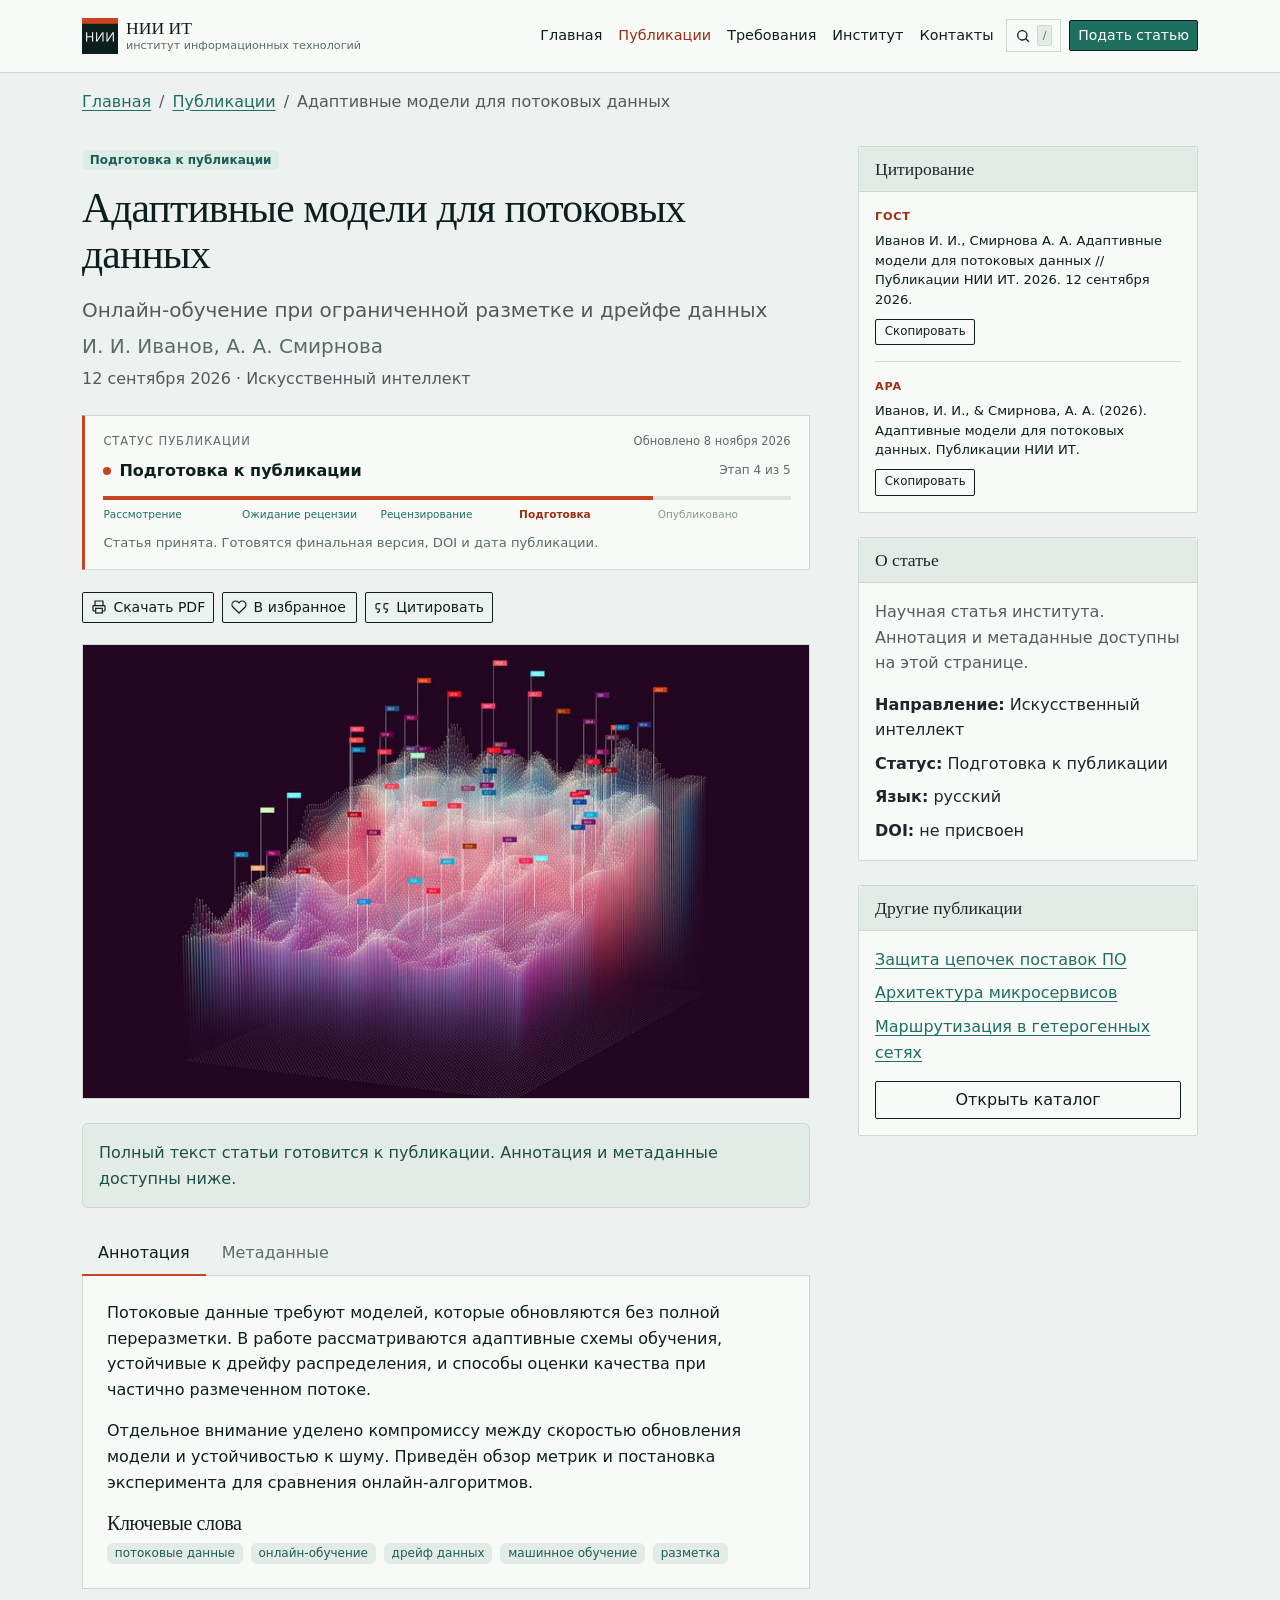
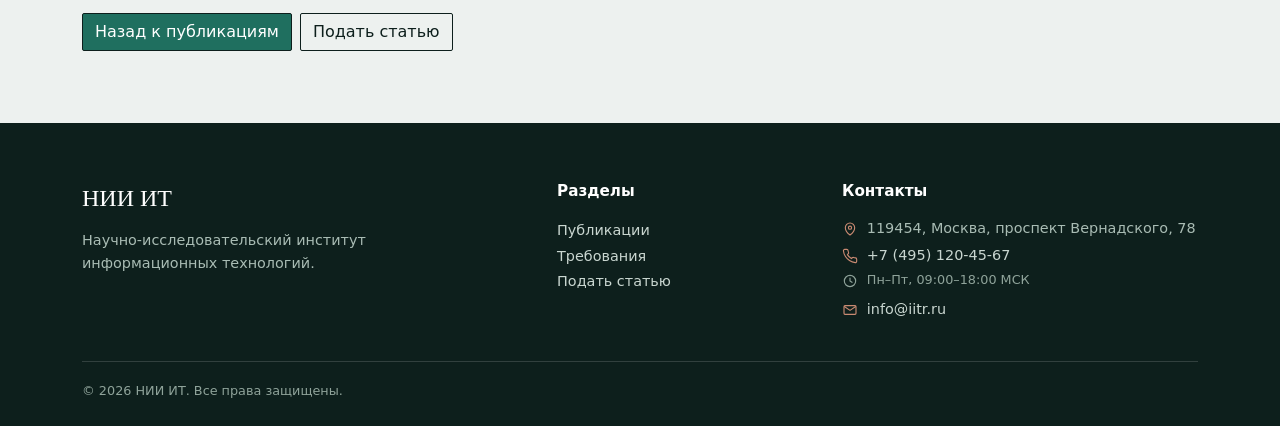
<file: articles/ai-streams.html>
<!DOCTYPE html>
<html lang="ru">
<head>
  <meta charset="UTF-8">
  <meta name="viewport" content="width=device-width, initial-scale=1.0">
  <meta name="description" content="Адаптивные модели для потоковых данных. Онлайн-обучение при ограниченной разметке и дрейфе данных">
  <title>Адаптивные модели для потоковых данных — НИИ ИТ</title>
  <link rel="icon" href="../images/logo.svg" type="image/svg+xml">
  <link href="../vendor/bootstrap/css/bootstrap.min.css" rel="stylesheet">
  <link rel="stylesheet" href="../css/custom.css">
</head>
<body>
  <header class="site-header sticky-top">
    <nav class="navbar navbar-expand-lg" aria-label="Основная навигация">
      <div class="container">
        <a class="navbar-brand d-flex align-items-center gap-2" href="../index.html">
          <img src="../images/logo.svg" alt="" width="36" height="36">
          <span>
            <span class="brand-name d-block">НИИ ИТ</span>
            <span class="brand-sub d-none d-sm-block">институт информационных технологий</span>
          </span>
        </a>
        <button class="navbar-toggler" type="button" data-bs-toggle="collapse" data-bs-target="#mainNav" aria-controls="mainNav" aria-expanded="false" aria-label="Открыть меню">
          <span class="navbar-toggler-icon"></span>
        </button>
        <div class="collapse navbar-collapse" id="mainNav">
          <ul class="navbar-nav ms-auto align-items-lg-center">
            <li class="nav-item"><a class="nav-link" href="../index.html">Главная</a></li>
            <li class="nav-item"><a class="nav-link active" aria-current="page" href="../catalog.html">Публикации</a></li>
            <li class="nav-item"><a class="nav-link" href="../requirements.html">Требования</a></li>
            <li class="nav-item"><a class="nav-link" href="../about.html">Институт</a></li>
            <li class="nav-item"><a class="nav-link" href="../contacts.html">Контакты</a></li>
            <li class="nav-item ms-lg-2"><a class="btn btn-primary btn-sm" href="../order.html">Подать статью</a></li>
          </ul>
        </div>
      </div>
    </nav>
  </header>

  <main>
    <div class="container pt-3">
      <nav aria-label="breadcrumb">
        <ol class="breadcrumb">
          <li class="breadcrumb-item"><a href="../index.html">Главная</a></li>
          <li class="breadcrumb-item"><a href="../catalog.html">Публикации</a></li>
          <li class="breadcrumb-item active" aria-current="page">Адаптивные модели для потоковых данных</li>
        </ol>
      </nav>
    </div>

    <article class="section pt-3"
      data-article
      data-article-id="ai-streams"
      data-article-title="Адаптивные модели для потоковых данных"
      data-article-year="2026"
      data-article-date="12 сентября 2026"
      data-authors-gost="Иванов И. И., Смирнова А. А."
      data-authors-apa="Иванов, И. И., &amp; Смирнова, А. А."
      data-status-stage="4"
      data-status-label="Подготовка к публикации"
      data-status-date="8 ноября 2026"
      data-status-note="Статья принята. Готовятся финальная версия, DOI и дата публикации.">
      <div class="container">
        <div class="row g-5">
          <div class="col-12 col-lg-8">
            <span class="badge badge-status badge-prep mb-3">Подготовка к публикации</span>
            <h1 class="display-title mb-3">Адаптивные модели для потоковых данных</h1>
            <p class="fs-5 text-muted mb-1">Онлайн-обучение при ограниченной разметке и дрейфе данных</p>
            <p class="pub-authors fs-5 mb-1">И. И. Иванов, А. А. Смирнова</p>
            <p class="text-muted mb-4">12 сентября 2026 · Искусственный интеллект</p>

            <div data-status-panel></div>
            <div data-article-tools></div>

            <figure class="article-cover">
              <img src="../images/publication-ai-streams.jpg" alt="Иллюстрация к статье «Адаптивные модели для потоковых данных»" width="800" height="500">
            </figure>

            <div class="alert alert-info" role="alert">Полный текст статьи готовится к публикации. Аннотация и метаданные доступны ниже.</div>

            <ul class="nav nav-tabs mt-4" id="publicationTabs" role="tablist">
              <li class="nav-item" role="presentation">
                <button class="nav-link active" id="abstract-tab" data-bs-toggle="tab" data-bs-target="#abstract-panel" type="button" role="tab" aria-controls="abstract-panel" aria-selected="true">Аннотация</button>
              </li>
              <li class="nav-item" role="presentation">
                <button class="nav-link" id="meta-tab" data-bs-toggle="tab" data-bs-target="#meta-panel" type="button" role="tab" aria-controls="meta-panel" aria-selected="false">Метаданные</button>
              </li>
            </ul>
            <div class="tab-content" id="publicationTabsContent">
              <div class="tab-pane fade show active" id="abstract-panel" role="tabpanel" aria-labelledby="abstract-tab" tabindex="0">
                <p>Потоковые данные требуют моделей, которые обновляются без полной переразметки. В работе рассматриваются адаптивные схемы обучения, устойчивые к дрейфу распределения, и способы оценки качества при частично размеченном потоке.</p>
                <p>Отдельное внимание уделено компромиссу между скоростью обновления модели и устойчивостью к шуму. Приведён обзор метрик и постановка эксперимента для сравнения онлайн-алгоритмов.</p>
                <h2 class="h5 mt-3">Ключевые слова</h2>
                <div class="d-flex flex-wrap gap-2">
                  <span class="badge badge-topic">потоковые данные</span>
                  <span class="badge badge-topic">онлайн-обучение</span>
                  <span class="badge badge-topic">дрейф данных</span>
                  <span class="badge badge-topic">машинное обучение</span>
                  <span class="badge badge-topic">разметка</span>
                </div>
              </div>
              <div class="tab-pane fade" id="meta-panel" role="tabpanel" aria-labelledby="meta-tab" tabindex="0">
                <div class="table-responsive">
                  <table class="table table-bordered align-middle mb-0">
                    <tbody>
                      <tr><th scope="row">Направление</th><td>Искусственный интеллект</td></tr>
                      <tr><th scope="row">Дата</th><td>12 сентября 2026</td></tr>
                      <tr><th scope="row">Авторы</th><td>И. И. Иванов, А. А. Смирнова</td></tr>
                      <tr><th scope="row">Статус</th><td>Подготовка к публикации</td></tr>
                      <tr><th scope="row">Тип</th><td>Научная статья</td></tr>
                      <tr><th scope="row">Язык</th><td>Русский</td></tr>
                      <tr><th scope="row">DOI</th><td>Не присвоен</td></tr>
                    </tbody>
                  </table>
                </div>
              </div>
            </div>

            <div class="d-flex flex-wrap gap-2 mt-4">
              <a class="btn btn-primary" href="../catalog.html">Назад к публикациям</a>
              <a class="btn btn-outline-primary" href="../order.html">Подать статью</a>
            </div>
          </div>

          <aside class="col-12 col-lg-4">
            <div class="card side-card mb-4">
              <div class="card-header">О статье</div>
              <div class="card-body">
                <p class="text-muted">Научная статья института. Аннотация и метаданные доступны на этой странице.</p>
                <ul class="list-unstyled mb-0">
                  <li class="mb-2"><strong>Направление:</strong> Искусственный интеллект</li>
                  <li class="mb-2"><strong>Статус:</strong> Подготовка к публикации</li>
                  <li class="mb-2"><strong>Язык:</strong> русский</li>
                  <li class="mb-0"><strong>DOI:</strong> не присвоен</li>
                </ul>
              </div>
            </div>
            <div class="card side-card">
              <div class="card-header">Другие публикации</div>
              <div class="card-body">
                <ul class="list-unstyled mb-3">
                  <li class="mb-2"><a href="sec-supply-chain.html">Защита цепочек поставок ПО</a></li>
                  <li class="mb-2"><a href="dev-microservices.html">Архитектура микросервисов</a></li>
                  <li class="mb-2"><a href="net-routing.html">Маршрутизация в гетерогенных сетях</a></li>
                </ul>
                <a class="btn btn-outline-primary w-100" href="../catalog.html">Открыть каталог</a>
              </div>
            </div>
          </aside>
        </div>
      </div>
    </article>
  </main>

  <footer class="site-footer">
    <div class="container">
      <div class="row g-4">
        <div class="col-12 col-lg-5">
          <div class="footer-brand">НИИ ИТ</div>
          <p class="footer-text">Научно-исследовательский институт информационных технологий.</p>
        </div>
        <div class="col-12 col-sm-6 col-lg-3">
          <div class="footer-title">Разделы</div>
          <ul class="list-unstyled footer-links">
            <li><a href="../catalog.html">Публикации</a></li>
            <li><a href="../requirements.html">Требования</a></li>
            <li><a href="../order.html">Подать статью</a></li>
          </ul>
        </div>
        <div class="col-12 col-sm-6 col-lg-4">
          <div class="footer-title">Контакты</div>
          <p class="footer-text footer-contact mb-1">
            <svg class="footer-icon" viewBox="0 0 24 24" aria-hidden="true" focusable="false"><path d="M12 21s7-5.4 7-11a7 7 0 1 0-14 0c0 5.6 7 11 7 11Z" fill="none" stroke="currentColor" stroke-width="1.7" stroke-linejoin="round"></path><circle cx="12" cy="10" r="2.4" fill="none" stroke="currentColor" stroke-width="1.7"></circle></svg>
            <span>119454, Москва, проспект Вернадского, 78</span>
          </p>
          <p class="footer-text footer-contact mb-1">
            <svg class="footer-icon" viewBox="0 0 24 24" aria-hidden="true" focusable="false"><path d="M22 16.92v3a2 2 0 0 1-2.18 2 19.79 19.79 0 0 1-8.63-3.07 19.5 19.5 0 0 1-6-6 19.79 19.79 0 0 1-3.07-8.67A2 2 0 0 1 4.11 2h3a2 2 0 0 1 2 1.72 12.84 12.84 0 0 0 .7 2.81 2 2 0 0 1-.45 2.11L8.09 9.91a16 16 0 0 0 6 6l1.27-1.27a2 2 0 0 1 2.11-.45 12.84 12.84 0 0 0 2.81.7A2 2 0 0 1 22 16.92Z" fill="none" stroke="currentColor" stroke-width="1.7" stroke-linecap="round" stroke-linejoin="round"></path></svg>
            <a href="tel:+74951204567">+7 (495) 120-45-67</a>
          </p>
          <p class="footer-hours">
            <svg class="footer-icon" viewBox="0 0 24 24" aria-hidden="true" focusable="false"><circle cx="12" cy="12" r="8.5" fill="none" stroke="currentColor" stroke-width="1.7"></circle><path d="M12 7.5V12l3 2" fill="none" stroke="currentColor" stroke-width="1.7" stroke-linecap="round" stroke-linejoin="round"></path></svg>
            <span>Пн–Пт, 09:00–18:00 МСК</span>
          </p>
          <p class="footer-text footer-contact mb-0">
            <svg class="footer-icon" viewBox="0 0 24 24" aria-hidden="true" focusable="false"><rect x="3" y="5.5" width="18" height="13" rx="1.5" fill="none" stroke="currentColor" stroke-width="1.7"></rect><path d="m4 7 8 5.6L20 7" fill="none" stroke="currentColor" stroke-width="1.7" stroke-linecap="round" stroke-linejoin="round"></path></svg>
            <a href="mailto:info@iitr.ru">info@iitr.ru</a>
          </p>
        </div>
      </div>
      <div class="footer-bottom">© 2026 НИИ ИТ. Все права защищены.</div>
    </div>
  </footer>

  <button class="to-top" type="button" data-to-top aria-label="Вернуться наверх">
    <svg viewBox="0 0 24 24" width="20" height="20" aria-hidden="true" focusable="false">
      <path d="M12 19V5M5 12l7-7 7 7" fill="none" stroke="currentColor" stroke-width="2" stroke-linecap="round" stroke-linejoin="round"></path>
    </svg>
  </button>

  <script src="../vendor/bootstrap/js/bootstrap.bundle.min.js"></script>
  <script src="../js/main.js"></script>
</body>
</html>
</file>
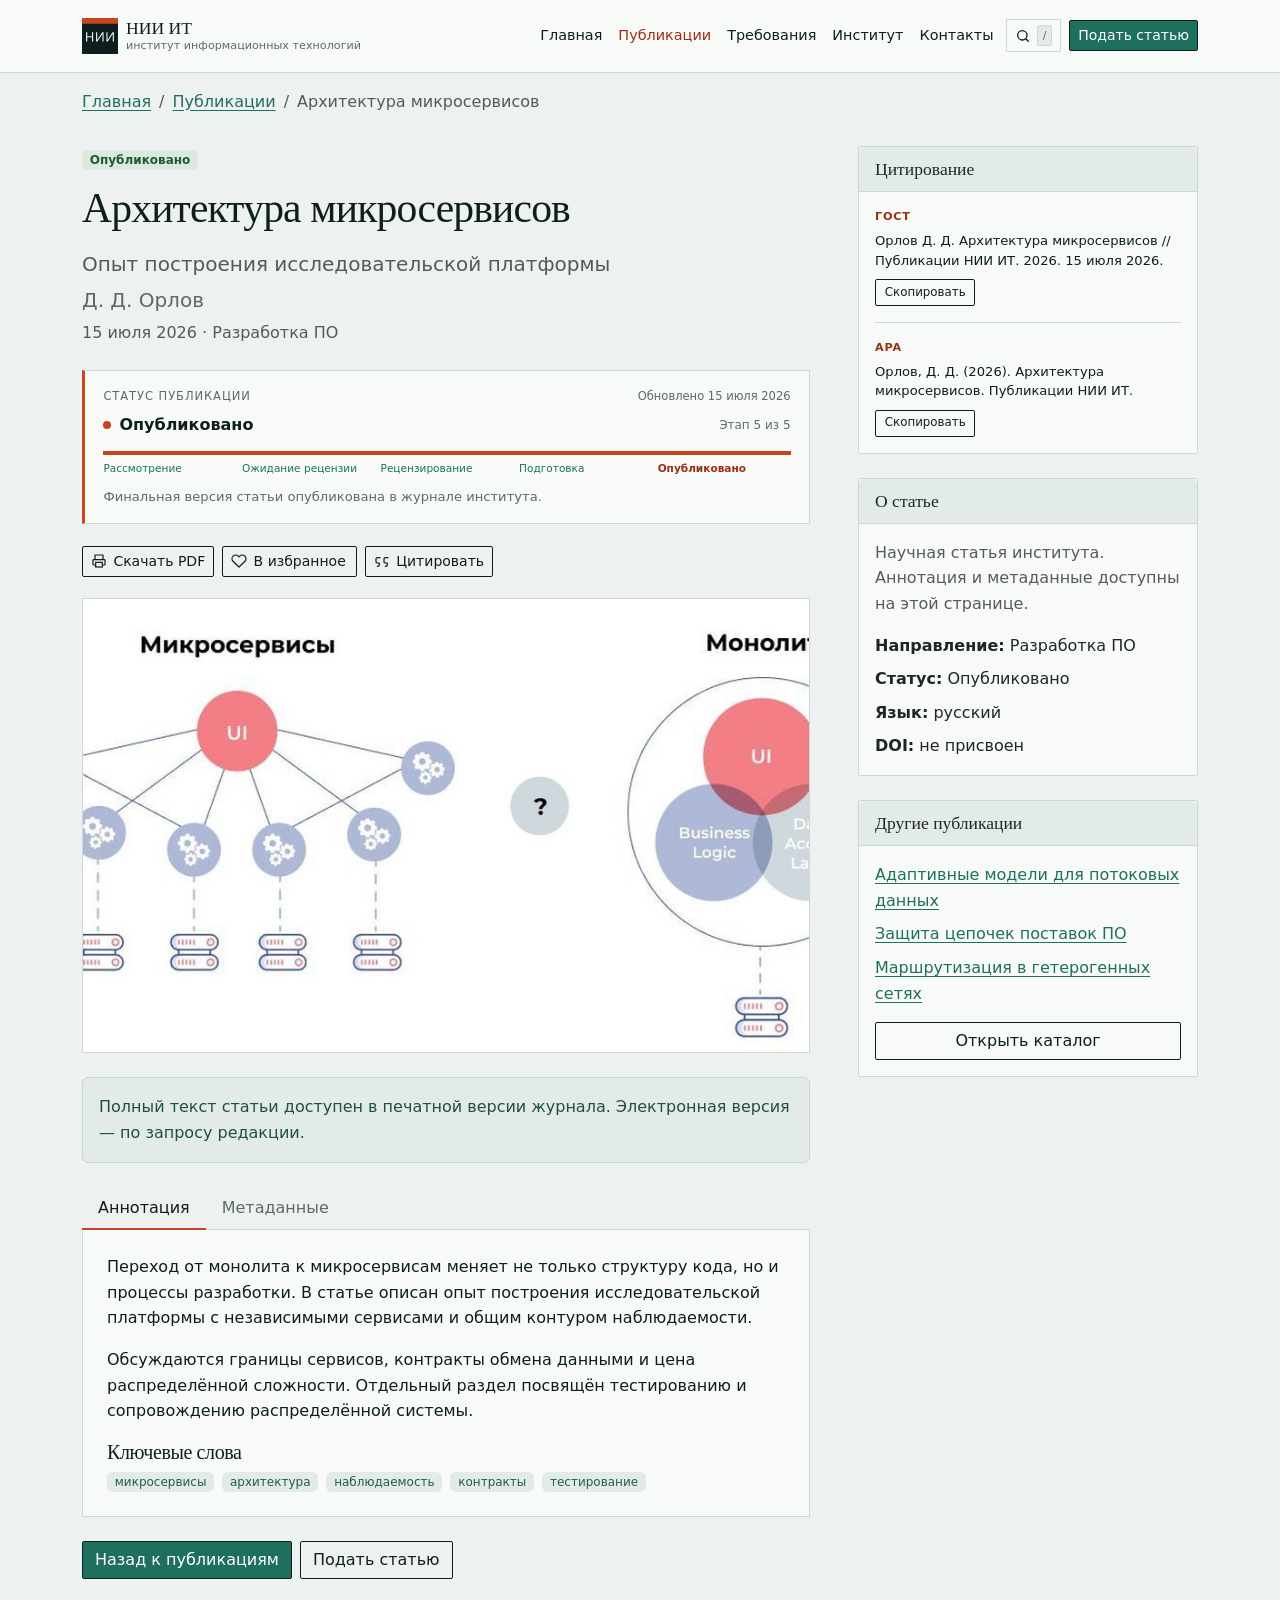
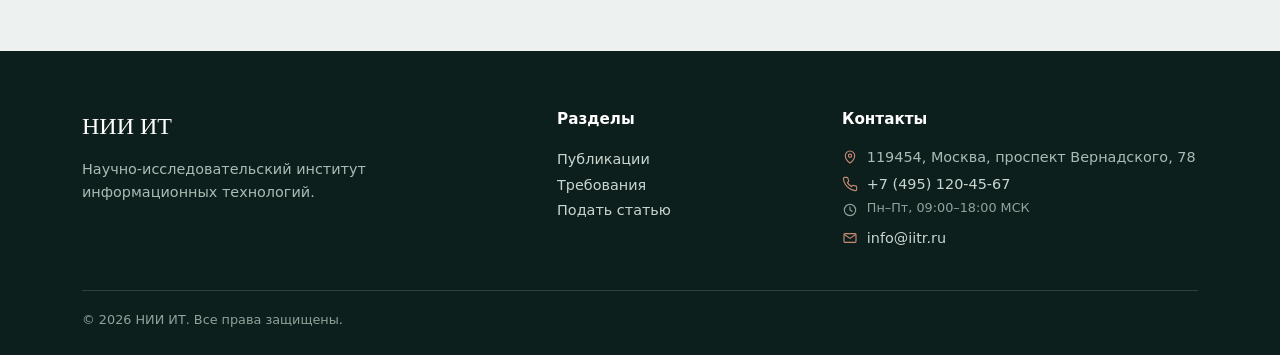
<file: articles/dev-microservices.html>
<!DOCTYPE html>
<html lang="ru">
<head>
  <meta charset="UTF-8">
  <meta name="viewport" content="width=device-width, initial-scale=1.0">
  <meta name="description" content="Архитектура микросервисов. Опыт построения исследовательской платформы">
  <title>Архитектура микросервисов — НИИ ИТ</title>
  <link rel="icon" href="../images/logo.svg" type="image/svg+xml">
  <link href="../vendor/bootstrap/css/bootstrap.min.css" rel="stylesheet">
  <link rel="stylesheet" href="../css/custom.css">
</head>
<body>
  <header class="site-header sticky-top">
    <nav class="navbar navbar-expand-lg" aria-label="Основная навигация">
      <div class="container">
        <a class="navbar-brand d-flex align-items-center gap-2" href="../index.html">
          <img src="../images/logo.svg" alt="" width="36" height="36">
          <span>
            <span class="brand-name d-block">НИИ ИТ</span>
            <span class="brand-sub d-none d-sm-block">институт информационных технологий</span>
          </span>
        </a>
        <button class="navbar-toggler" type="button" data-bs-toggle="collapse" data-bs-target="#mainNav" aria-controls="mainNav" aria-expanded="false" aria-label="Открыть меню">
          <span class="navbar-toggler-icon"></span>
        </button>
        <div class="collapse navbar-collapse" id="mainNav">
          <ul class="navbar-nav ms-auto align-items-lg-center">
            <li class="nav-item"><a class="nav-link" href="../index.html">Главная</a></li>
            <li class="nav-item"><a class="nav-link active" aria-current="page" href="../catalog.html">Публикации</a></li>
            <li class="nav-item"><a class="nav-link" href="../requirements.html">Требования</a></li>
            <li class="nav-item"><a class="nav-link" href="../about.html">Институт</a></li>
            <li class="nav-item"><a class="nav-link" href="../contacts.html">Контакты</a></li>
            <li class="nav-item ms-lg-2"><a class="btn btn-primary btn-sm" href="../order.html">Подать статью</a></li>
          </ul>
        </div>
      </div>
    </nav>
  </header>

  <main>
    <div class="container pt-3">
      <nav aria-label="breadcrumb">
        <ol class="breadcrumb">
          <li class="breadcrumb-item"><a href="../index.html">Главная</a></li>
          <li class="breadcrumb-item"><a href="../catalog.html">Публикации</a></li>
          <li class="breadcrumb-item active" aria-current="page">Архитектура микросервисов</li>
        </ol>
      </nav>
    </div>

    <article class="section pt-3"
      data-article
      data-article-id="dev-microservices"
      data-article-title="Архитектура микросервисов"
      data-article-year="2026"
      data-article-date="15 июля 2026"
      data-authors-gost="Орлов Д. Д."
      data-authors-apa="Орлов, Д. Д."
      data-status-stage="5"
      data-status-label="Опубликовано"
      data-status-date="15 июля 2026"
      data-status-note="Финальная версия статьи опубликована в журнале института.">
      <div class="container">
        <div class="row g-5">
          <div class="col-12 col-lg-8">
            <span class="badge badge-status badge-published mb-3">Опубликовано</span>
            <h1 class="display-title mb-3">Архитектура микросервисов</h1>
            <p class="fs-5 text-muted mb-1">Опыт построения исследовательской платформы</p>
            <p class="pub-authors fs-5 mb-1">Д. Д. Орлов</p>
            <p class="text-muted mb-4">15 июля 2026 · Разработка ПО</p>

            <div data-status-panel></div>
            <div data-article-tools></div>

            <figure class="article-cover">
              <img src="../images/publication-dev-microservices.jpg" alt="Иллюстрация к статье «Архитектура микросервисов»" width="800" height="500">
            </figure>

            <div class="alert alert-info" role="alert">Полный текст статьи доступен в печатной версии журнала. Электронная версия — по запросу редакции.</div>

            <ul class="nav nav-tabs mt-4" id="publicationTabs" role="tablist">
              <li class="nav-item" role="presentation">
                <button class="nav-link active" id="abstract-tab" data-bs-toggle="tab" data-bs-target="#abstract-panel" type="button" role="tab" aria-controls="abstract-panel" aria-selected="true">Аннотация</button>
              </li>
              <li class="nav-item" role="presentation">
                <button class="nav-link" id="meta-tab" data-bs-toggle="tab" data-bs-target="#meta-panel" type="button" role="tab" aria-controls="meta-panel" aria-selected="false">Метаданные</button>
              </li>
            </ul>
            <div class="tab-content" id="publicationTabsContent">
              <div class="tab-pane fade show active" id="abstract-panel" role="tabpanel" aria-labelledby="abstract-tab" tabindex="0">
                <p>Переход от монолита к микросервисам меняет не только структуру кода, но и процессы разработки. В статье описан опыт построения исследовательской платформы с независимыми сервисами и общим контуром наблюдаемости.</p>
                <p>Обсуждаются границы сервисов, контракты обмена данными и цена распределённой сложности. Отдельный раздел посвящён тестированию и сопровождению распределённой системы.</p>
                <h2 class="h5 mt-3">Ключевые слова</h2>
                <div class="d-flex flex-wrap gap-2">
                  <span class="badge badge-topic">микросервисы</span>
                  <span class="badge badge-topic">архитектура</span>
                  <span class="badge badge-topic">наблюдаемость</span>
                  <span class="badge badge-topic">контракты</span>
                  <span class="badge badge-topic">тестирование</span>
                </div>
              </div>
              <div class="tab-pane fade" id="meta-panel" role="tabpanel" aria-labelledby="meta-tab" tabindex="0">
                <div class="table-responsive">
                  <table class="table table-bordered align-middle mb-0">
                    <tbody>
                      <tr><th scope="row">Направление</th><td>Разработка ПО</td></tr>
                      <tr><th scope="row">Дата</th><td>15 июля 2026</td></tr>
                      <tr><th scope="row">Авторы</th><td>Д. Д. Орлов</td></tr>
                      <tr><th scope="row">Статус</th><td>Опубликовано</td></tr>
                      <tr><th scope="row">Тип</th><td>Научная статья</td></tr>
                      <tr><th scope="row">Язык</th><td>Русский</td></tr>
                      <tr><th scope="row">DOI</th><td>Не присвоен</td></tr>
                    </tbody>
                  </table>
                </div>
              </div>
            </div>

            <div class="d-flex flex-wrap gap-2 mt-4">
              <a class="btn btn-primary" href="../catalog.html">Назад к публикациям</a>
              <a class="btn btn-outline-primary" href="../order.html">Подать статью</a>
            </div>
          </div>

          <aside class="col-12 col-lg-4">
            <div class="card side-card mb-4">
              <div class="card-header">О статье</div>
              <div class="card-body">
                <p class="text-muted">Научная статья института. Аннотация и метаданные доступны на этой странице.</p>
                <ul class="list-unstyled mb-0">
                  <li class="mb-2"><strong>Направление:</strong> Разработка ПО</li>
                  <li class="mb-2"><strong>Статус:</strong> Опубликовано</li>
                  <li class="mb-2"><strong>Язык:</strong> русский</li>
                  <li class="mb-0"><strong>DOI:</strong> не присвоен</li>
                </ul>
              </div>
            </div>
            <div class="card side-card">
              <div class="card-header">Другие публикации</div>
              <div class="card-body">
                <ul class="list-unstyled mb-3">
                  <li class="mb-2"><a href="ai-streams.html">Адаптивные модели для потоковых данных</a></li>
                  <li class="mb-2"><a href="sec-supply-chain.html">Защита цепочек поставок ПО</a></li>
                  <li class="mb-2"><a href="net-routing.html">Маршрутизация в гетерогенных сетях</a></li>
                </ul>
                <a class="btn btn-outline-primary w-100" href="../catalog.html">Открыть каталог</a>
              </div>
            </div>
          </aside>
        </div>
      </div>
    </article>
  </main>

  <footer class="site-footer">
    <div class="container">
      <div class="row g-4">
        <div class="col-12 col-lg-5">
          <div class="footer-brand">НИИ ИТ</div>
          <p class="footer-text">Научно-исследовательский институт информационных технологий.</p>
        </div>
        <div class="col-12 col-sm-6 col-lg-3">
          <div class="footer-title">Разделы</div>
          <ul class="list-unstyled footer-links">
            <li><a href="../catalog.html">Публикации</a></li>
            <li><a href="../requirements.html">Требования</a></li>
            <li><a href="../order.html">Подать статью</a></li>
          </ul>
        </div>
        <div class="col-12 col-sm-6 col-lg-4">
          <div class="footer-title">Контакты</div>
          <p class="footer-text footer-contact mb-1">
            <svg class="footer-icon" viewBox="0 0 24 24" aria-hidden="true" focusable="false"><path d="M12 21s7-5.4 7-11a7 7 0 1 0-14 0c0 5.6 7 11 7 11Z" fill="none" stroke="currentColor" stroke-width="1.7" stroke-linejoin="round"></path><circle cx="12" cy="10" r="2.4" fill="none" stroke="currentColor" stroke-width="1.7"></circle></svg>
            <span>119454, Москва, проспект Вернадского, 78</span>
          </p>
          <p class="footer-text footer-contact mb-1">
            <svg class="footer-icon" viewBox="0 0 24 24" aria-hidden="true" focusable="false"><path d="M22 16.92v3a2 2 0 0 1-2.18 2 19.79 19.79 0 0 1-8.63-3.07 19.5 19.5 0 0 1-6-6 19.79 19.79 0 0 1-3.07-8.67A2 2 0 0 1 4.11 2h3a2 2 0 0 1 2 1.72 12.84 12.84 0 0 0 .7 2.81 2 2 0 0 1-.45 2.11L8.09 9.91a16 16 0 0 0 6 6l1.27-1.27a2 2 0 0 1 2.11-.45 12.84 12.84 0 0 0 2.81.7A2 2 0 0 1 22 16.92Z" fill="none" stroke="currentColor" stroke-width="1.7" stroke-linecap="round" stroke-linejoin="round"></path></svg>
            <a href="tel:+74951204567">+7 (495) 120-45-67</a>
          </p>
          <p class="footer-hours">
            <svg class="footer-icon" viewBox="0 0 24 24" aria-hidden="true" focusable="false"><circle cx="12" cy="12" r="8.5" fill="none" stroke="currentColor" stroke-width="1.7"></circle><path d="M12 7.5V12l3 2" fill="none" stroke="currentColor" stroke-width="1.7" stroke-linecap="round" stroke-linejoin="round"></path></svg>
            <span>Пн–Пт, 09:00–18:00 МСК</span>
          </p>
          <p class="footer-text footer-contact mb-0">
            <svg class="footer-icon" viewBox="0 0 24 24" aria-hidden="true" focusable="false"><rect x="3" y="5.5" width="18" height="13" rx="1.5" fill="none" stroke="currentColor" stroke-width="1.7"></rect><path d="m4 7 8 5.6L20 7" fill="none" stroke="currentColor" stroke-width="1.7" stroke-linecap="round" stroke-linejoin="round"></path></svg>
            <a href="mailto:info@iitr.ru">info@iitr.ru</a>
          </p>
        </div>
      </div>
      <div class="footer-bottom">© 2026 НИИ ИТ. Все права защищены.</div>
    </div>
  </footer>

  <button class="to-top" type="button" data-to-top aria-label="Вернуться наверх">
    <svg viewBox="0 0 24 24" width="20" height="20" aria-hidden="true" focusable="false">
      <path d="M12 19V5M5 12l7-7 7 7" fill="none" stroke="currentColor" stroke-width="2" stroke-linecap="round" stroke-linejoin="round"></path>
    </svg>
  </button>

  <script src="../vendor/bootstrap/js/bootstrap.bundle.min.js"></script>
  <script src="../js/main.js"></script>
</body>
</html>
</file>
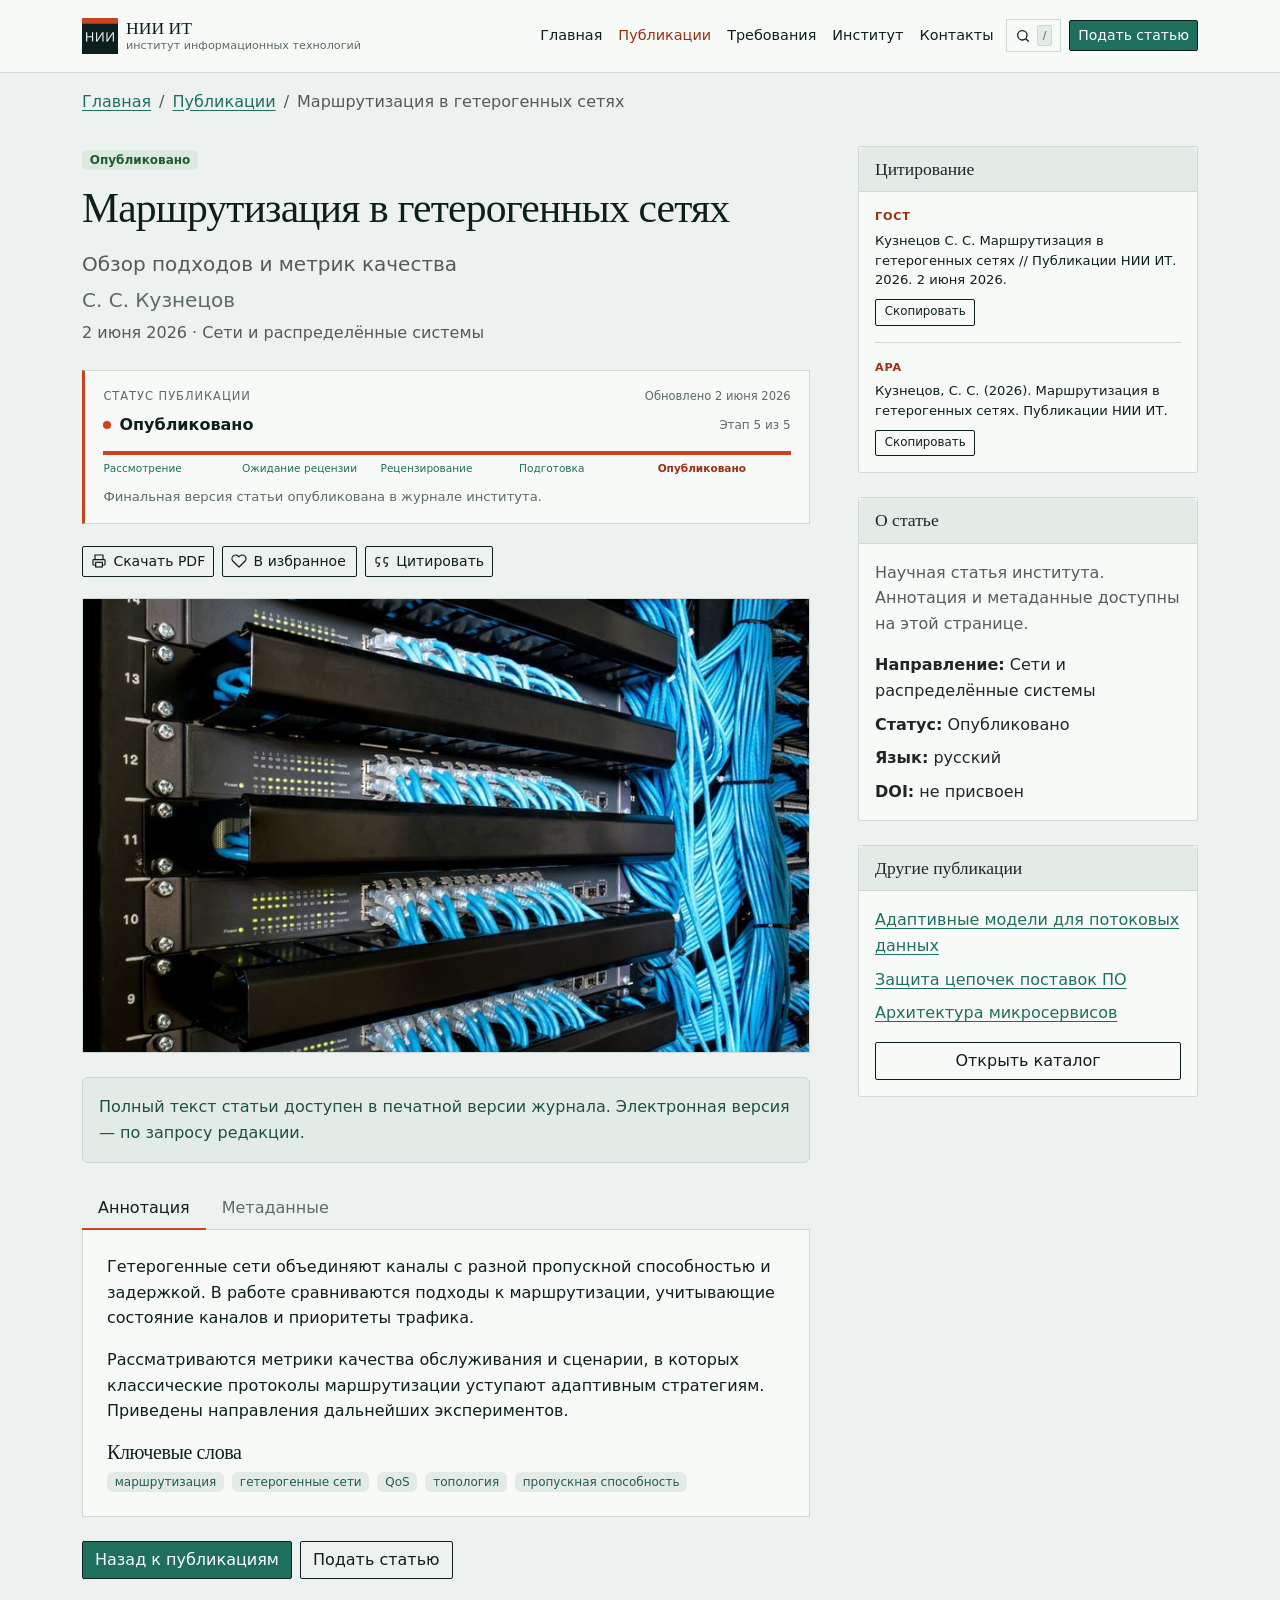
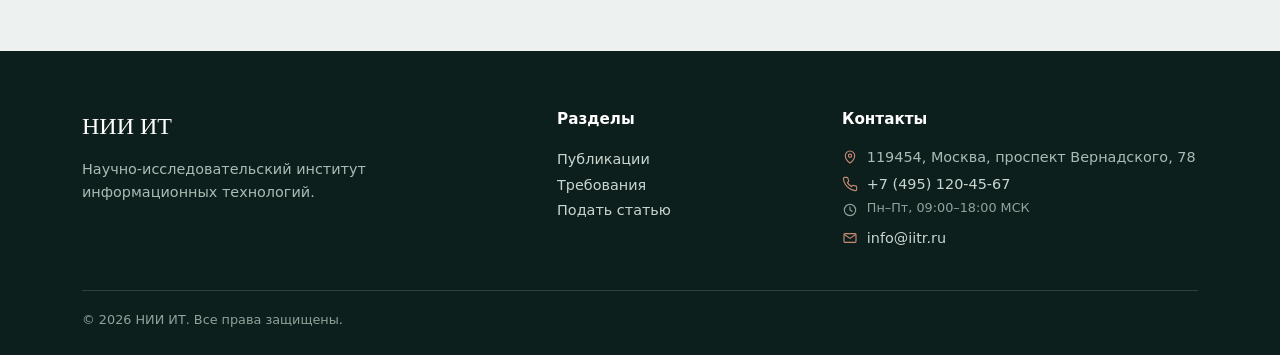
<file: articles/net-routing.html>
<!DOCTYPE html>
<html lang="ru">
<head>
  <meta charset="UTF-8">
  <meta name="viewport" content="width=device-width, initial-scale=1.0">
  <meta name="description" content="Маршрутизация в гетерогенных сетях. Обзор подходов и метрик качества">
  <title>Маршрутизация в гетерогенных сетях — НИИ ИТ</title>
  <link rel="icon" href="../images/logo.svg" type="image/svg+xml">
  <link href="../vendor/bootstrap/css/bootstrap.min.css" rel="stylesheet">
  <link rel="stylesheet" href="../css/custom.css">
</head>
<body>
  <header class="site-header sticky-top">
    <nav class="navbar navbar-expand-lg" aria-label="Основная навигация">
      <div class="container">
        <a class="navbar-brand d-flex align-items-center gap-2" href="../index.html">
          <img src="../images/logo.svg" alt="" width="36" height="36">
          <span>
            <span class="brand-name d-block">НИИ ИТ</span>
            <span class="brand-sub d-none d-sm-block">институт информационных технологий</span>
          </span>
        </a>
        <button class="navbar-toggler" type="button" data-bs-toggle="collapse" data-bs-target="#mainNav" aria-controls="mainNav" aria-expanded="false" aria-label="Открыть меню">
          <span class="navbar-toggler-icon"></span>
        </button>
        <div class="collapse navbar-collapse" id="mainNav">
          <ul class="navbar-nav ms-auto align-items-lg-center">
            <li class="nav-item"><a class="nav-link" href="../index.html">Главная</a></li>
            <li class="nav-item"><a class="nav-link active" aria-current="page" href="../catalog.html">Публикации</a></li>
            <li class="nav-item"><a class="nav-link" href="../requirements.html">Требования</a></li>
            <li class="nav-item"><a class="nav-link" href="../about.html">Институт</a></li>
            <li class="nav-item"><a class="nav-link" href="../contacts.html">Контакты</a></li>
            <li class="nav-item ms-lg-2"><a class="btn btn-primary btn-sm" href="../order.html">Подать статью</a></li>
          </ul>
        </div>
      </div>
    </nav>
  </header>

  <main>
    <div class="container pt-3">
      <nav aria-label="breadcrumb">
        <ol class="breadcrumb">
          <li class="breadcrumb-item"><a href="../index.html">Главная</a></li>
          <li class="breadcrumb-item"><a href="../catalog.html">Публикации</a></li>
          <li class="breadcrumb-item active" aria-current="page">Маршрутизация в гетерогенных сетях</li>
        </ol>
      </nav>
    </div>

    <article class="section pt-3"
      data-article
      data-article-id="net-routing"
      data-article-title="Маршрутизация в гетерогенных сетях"
      data-article-year="2026"
      data-article-date="2 июня 2026"
      data-authors-gost="Кузнецов С. С."
      data-authors-apa="Кузнецов, С. С."
      data-status-stage="5"
      data-status-label="Опубликовано"
      data-status-date="2 июня 2026"
      data-status-note="Финальная версия статьи опубликована в журнале института.">
      <div class="container">
        <div class="row g-5">
          <div class="col-12 col-lg-8">
            <span class="badge badge-status badge-published mb-3">Опубликовано</span>
            <h1 class="display-title mb-3">Маршрутизация в гетерогенных сетях</h1>
            <p class="fs-5 text-muted mb-1">Обзор подходов и метрик качества</p>
            <p class="pub-authors fs-5 mb-1">С. С. Кузнецов</p>
            <p class="text-muted mb-4">2 июня 2026 · Сети и распределённые системы</p>

            <div data-status-panel></div>
            <div data-article-tools></div>

            <figure class="article-cover">
              <img src="../images/publication-net-routing.jpg" alt="Иллюстрация к статье «Маршрутизация в гетерогенных сетях»" width="800" height="500">
            </figure>

            <div class="alert alert-info" role="alert">Полный текст статьи доступен в печатной версии журнала. Электронная версия — по запросу редакции.</div>

            <ul class="nav nav-tabs mt-4" id="publicationTabs" role="tablist">
              <li class="nav-item" role="presentation">
                <button class="nav-link active" id="abstract-tab" data-bs-toggle="tab" data-bs-target="#abstract-panel" type="button" role="tab" aria-controls="abstract-panel" aria-selected="true">Аннотация</button>
              </li>
              <li class="nav-item" role="presentation">
                <button class="nav-link" id="meta-tab" data-bs-toggle="tab" data-bs-target="#meta-panel" type="button" role="tab" aria-controls="meta-panel" aria-selected="false">Метаданные</button>
              </li>
            </ul>
            <div class="tab-content" id="publicationTabsContent">
              <div class="tab-pane fade show active" id="abstract-panel" role="tabpanel" aria-labelledby="abstract-tab" tabindex="0">
                <p>Гетерогенные сети объединяют каналы с разной пропускной способностью и задержкой. В работе сравниваются подходы к маршрутизации, учитывающие состояние каналов и приоритеты трафика.</p>
                <p>Рассматриваются метрики качества обслуживания и сценарии, в которых классические протоколы маршрутизации уступают адаптивным стратегиям. Приведены направления дальнейших экспериментов.</p>
                <h2 class="h5 mt-3">Ключевые слова</h2>
                <div class="d-flex flex-wrap gap-2">
                  <span class="badge badge-topic">маршрутизация</span>
                  <span class="badge badge-topic">гетерогенные сети</span>
                  <span class="badge badge-topic">QoS</span>
                  <span class="badge badge-topic">топология</span>
                  <span class="badge badge-topic">пропускная способность</span>
                </div>
              </div>
              <div class="tab-pane fade" id="meta-panel" role="tabpanel" aria-labelledby="meta-tab" tabindex="0">
                <div class="table-responsive">
                  <table class="table table-bordered align-middle mb-0">
                    <tbody>
                      <tr><th scope="row">Направление</th><td>Сети и распределённые системы</td></tr>
                      <tr><th scope="row">Дата</th><td>2 июня 2026</td></tr>
                      <tr><th scope="row">Авторы</th><td>С. С. Кузнецов</td></tr>
                      <tr><th scope="row">Статус</th><td>Опубликовано</td></tr>
                      <tr><th scope="row">Тип</th><td>Научная статья</td></tr>
                      <tr><th scope="row">Язык</th><td>Русский</td></tr>
                      <tr><th scope="row">DOI</th><td>Не присвоен</td></tr>
                    </tbody>
                  </table>
                </div>
              </div>
            </div>

            <div class="d-flex flex-wrap gap-2 mt-4">
              <a class="btn btn-primary" href="../catalog.html">Назад к публикациям</a>
              <a class="btn btn-outline-primary" href="../order.html">Подать статью</a>
            </div>
          </div>

          <aside class="col-12 col-lg-4">
            <div class="card side-card mb-4">
              <div class="card-header">О статье</div>
              <div class="card-body">
                <p class="text-muted">Научная статья института. Аннотация и метаданные доступны на этой странице.</p>
                <ul class="list-unstyled mb-0">
                  <li class="mb-2"><strong>Направление:</strong> Сети и распределённые системы</li>
                  <li class="mb-2"><strong>Статус:</strong> Опубликовано</li>
                  <li class="mb-2"><strong>Язык:</strong> русский</li>
                  <li class="mb-0"><strong>DOI:</strong> не присвоен</li>
                </ul>
              </div>
            </div>
            <div class="card side-card">
              <div class="card-header">Другие публикации</div>
              <div class="card-body">
                <ul class="list-unstyled mb-3">
                  <li class="mb-2"><a href="ai-streams.html">Адаптивные модели для потоковых данных</a></li>
                  <li class="mb-2"><a href="sec-supply-chain.html">Защита цепочек поставок ПО</a></li>
                  <li class="mb-2"><a href="dev-microservices.html">Архитектура микросервисов</a></li>
                </ul>
                <a class="btn btn-outline-primary w-100" href="../catalog.html">Открыть каталог</a>
              </div>
            </div>
          </aside>
        </div>
      </div>
    </article>
  </main>

  <footer class="site-footer">
    <div class="container">
      <div class="row g-4">
        <div class="col-12 col-lg-5">
          <div class="footer-brand">НИИ ИТ</div>
          <p class="footer-text">Научно-исследовательский институт информационных технологий.</p>
        </div>
        <div class="col-12 col-sm-6 col-lg-3">
          <div class="footer-title">Разделы</div>
          <ul class="list-unstyled footer-links">
            <li><a href="../catalog.html">Публикации</a></li>
            <li><a href="../requirements.html">Требования</a></li>
            <li><a href="../order.html">Подать статью</a></li>
          </ul>
        </div>
        <div class="col-12 col-sm-6 col-lg-4">
          <div class="footer-title">Контакты</div>
          <p class="footer-text footer-contact mb-1">
            <svg class="footer-icon" viewBox="0 0 24 24" aria-hidden="true" focusable="false"><path d="M12 21s7-5.4 7-11a7 7 0 1 0-14 0c0 5.6 7 11 7 11Z" fill="none" stroke="currentColor" stroke-width="1.7" stroke-linejoin="round"></path><circle cx="12" cy="10" r="2.4" fill="none" stroke="currentColor" stroke-width="1.7"></circle></svg>
            <span>119454, Москва, проспект Вернадского, 78</span>
          </p>
          <p class="footer-text footer-contact mb-1">
            <svg class="footer-icon" viewBox="0 0 24 24" aria-hidden="true" focusable="false"><path d="M22 16.92v3a2 2 0 0 1-2.18 2 19.79 19.79 0 0 1-8.63-3.07 19.5 19.5 0 0 1-6-6 19.79 19.79 0 0 1-3.07-8.67A2 2 0 0 1 4.11 2h3a2 2 0 0 1 2 1.72 12.84 12.84 0 0 0 .7 2.81 2 2 0 0 1-.45 2.11L8.09 9.91a16 16 0 0 0 6 6l1.27-1.27a2 2 0 0 1 2.11-.45 12.84 12.84 0 0 0 2.81.7A2 2 0 0 1 22 16.92Z" fill="none" stroke="currentColor" stroke-width="1.7" stroke-linecap="round" stroke-linejoin="round"></path></svg>
            <a href="tel:+74951204567">+7 (495) 120-45-67</a>
          </p>
          <p class="footer-hours">
            <svg class="footer-icon" viewBox="0 0 24 24" aria-hidden="true" focusable="false"><circle cx="12" cy="12" r="8.5" fill="none" stroke="currentColor" stroke-width="1.7"></circle><path d="M12 7.5V12l3 2" fill="none" stroke="currentColor" stroke-width="1.7" stroke-linecap="round" stroke-linejoin="round"></path></svg>
            <span>Пн–Пт, 09:00–18:00 МСК</span>
          </p>
          <p class="footer-text footer-contact mb-0">
            <svg class="footer-icon" viewBox="0 0 24 24" aria-hidden="true" focusable="false"><rect x="3" y="5.5" width="18" height="13" rx="1.5" fill="none" stroke="currentColor" stroke-width="1.7"></rect><path d="m4 7 8 5.6L20 7" fill="none" stroke="currentColor" stroke-width="1.7" stroke-linecap="round" stroke-linejoin="round"></path></svg>
            <a href="mailto:info@iitr.ru">info@iitr.ru</a>
          </p>
        </div>
      </div>
      <div class="footer-bottom">© 2026 НИИ ИТ. Все права защищены.</div>
    </div>
  </footer>

  <button class="to-top" type="button" data-to-top aria-label="Вернуться наверх">
    <svg viewBox="0 0 24 24" width="20" height="20" aria-hidden="true" focusable="false">
      <path d="M12 19V5M5 12l7-7 7 7" fill="none" stroke="currentColor" stroke-width="2" stroke-linecap="round" stroke-linejoin="round"></path>
    </svg>
  </button>

  <script src="../vendor/bootstrap/js/bootstrap.bundle.min.js"></script>
  <script src="../js/main.js"></script>
</body>
</html>
</file>
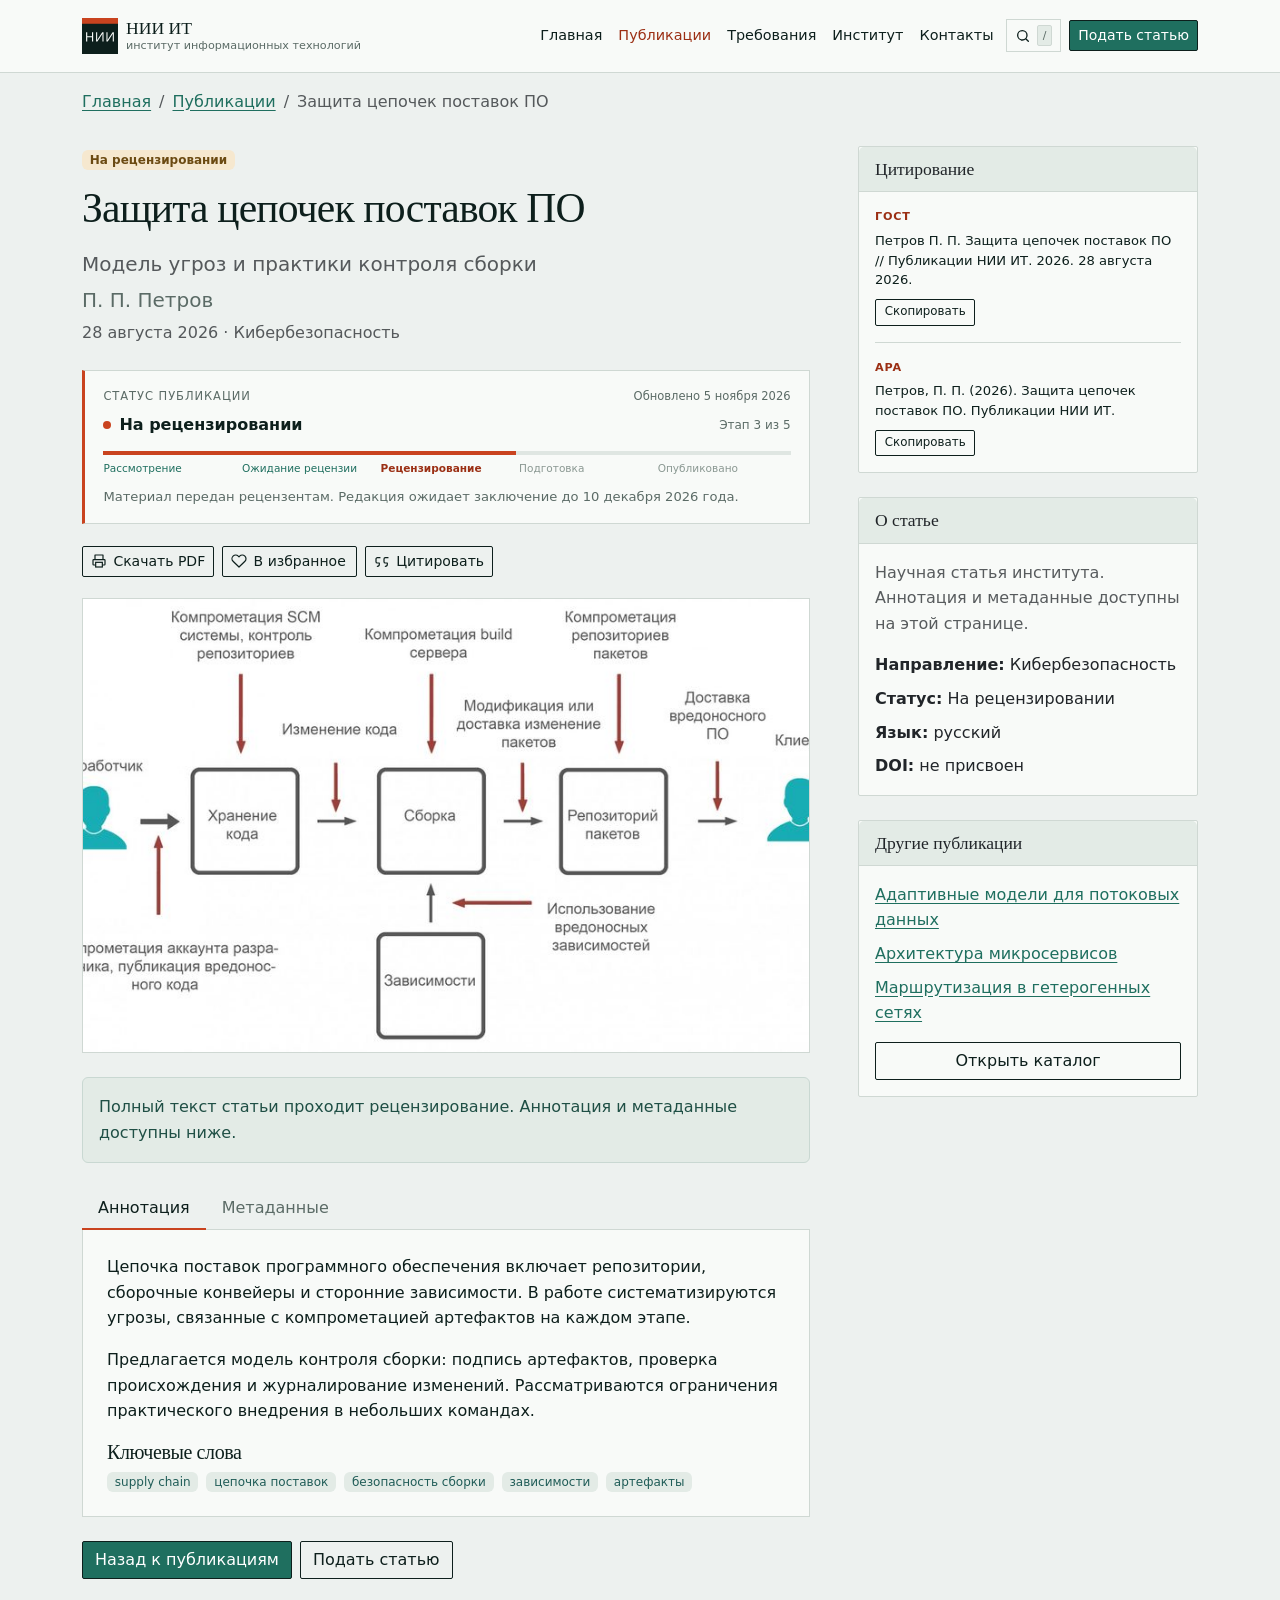
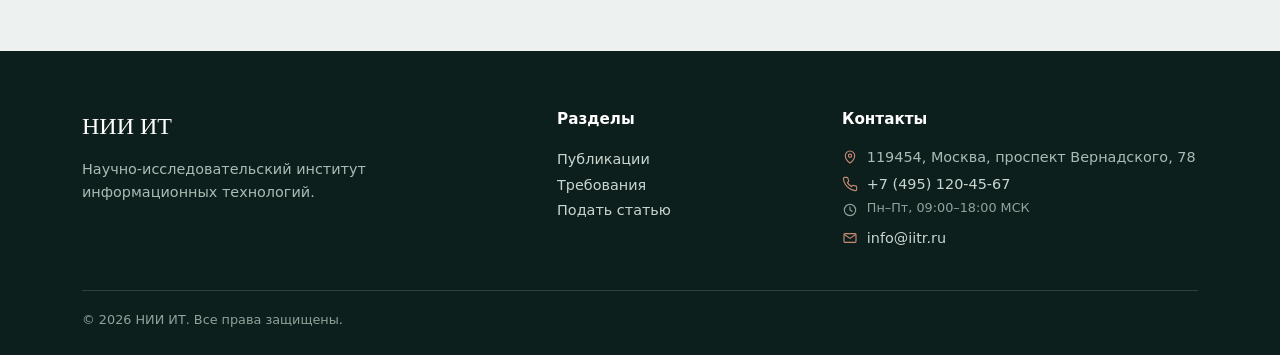
<file: articles/sec-supply-chain.html>
<!DOCTYPE html>
<html lang="ru">
<head>
  <meta charset="UTF-8">
  <meta name="viewport" content="width=device-width, initial-scale=1.0">
  <meta name="description" content="Защита цепочек поставок ПО. Модель угроз и практики контроля сборки">
  <title>Защита цепочек поставок ПО — НИИ ИТ</title>
  <link rel="icon" href="../images/logo.svg" type="image/svg+xml">
  <link href="../vendor/bootstrap/css/bootstrap.min.css" rel="stylesheet">
  <link rel="stylesheet" href="../css/custom.css">
</head>
<body>
  <header class="site-header sticky-top">
    <nav class="navbar navbar-expand-lg" aria-label="Основная навигация">
      <div class="container">
        <a class="navbar-brand d-flex align-items-center gap-2" href="../index.html">
          <img src="../images/logo.svg" alt="" width="36" height="36">
          <span>
            <span class="brand-name d-block">НИИ ИТ</span>
            <span class="brand-sub d-none d-sm-block">институт информационных технологий</span>
          </span>
        </a>
        <button class="navbar-toggler" type="button" data-bs-toggle="collapse" data-bs-target="#mainNav" aria-controls="mainNav" aria-expanded="false" aria-label="Открыть меню">
          <span class="navbar-toggler-icon"></span>
        </button>
        <div class="collapse navbar-collapse" id="mainNav">
          <ul class="navbar-nav ms-auto align-items-lg-center">
            <li class="nav-item"><a class="nav-link" href="../index.html">Главная</a></li>
            <li class="nav-item"><a class="nav-link active" aria-current="page" href="../catalog.html">Публикации</a></li>
            <li class="nav-item"><a class="nav-link" href="../requirements.html">Требования</a></li>
            <li class="nav-item"><a class="nav-link" href="../about.html">Институт</a></li>
            <li class="nav-item"><a class="nav-link" href="../contacts.html">Контакты</a></li>
            <li class="nav-item ms-lg-2"><a class="btn btn-primary btn-sm" href="../order.html">Подать статью</a></li>
          </ul>
        </div>
      </div>
    </nav>
  </header>

  <main>
    <div class="container pt-3">
      <nav aria-label="breadcrumb">
        <ol class="breadcrumb">
          <li class="breadcrumb-item"><a href="../index.html">Главная</a></li>
          <li class="breadcrumb-item"><a href="../catalog.html">Публикации</a></li>
          <li class="breadcrumb-item active" aria-current="page">Защита цепочек поставок ПО</li>
        </ol>
      </nav>
    </div>

    <article class="section pt-3"
      data-article
      data-article-id="sec-supply-chain"
      data-article-title="Защита цепочек поставок ПО"
      data-article-year="2026"
      data-article-date="28 августа 2026"
      data-authors-gost="Петров П. П."
      data-authors-apa="Петров, П. П."
      data-status-stage="3"
      data-status-label="На рецензировании"
      data-status-date="5 ноября 2026"
      data-status-note="Материал передан рецензентам. Редакция ожидает заключение до 10 декабря 2026 года.">
      <div class="container">
        <div class="row g-5">
          <div class="col-12 col-lg-8">
            <span class="badge badge-status badge-review mb-3">На рецензировании</span>
            <h1 class="display-title mb-3">Защита цепочек поставок ПО</h1>
            <p class="fs-5 text-muted mb-1">Модель угроз и практики контроля сборки</p>
            <p class="pub-authors fs-5 mb-1">П. П. Петров</p>
            <p class="text-muted mb-4">28 августа 2026 · Кибербезопасность</p>

            <div data-status-panel></div>
            <div data-article-tools></div>

            <figure class="article-cover">
              <img src="../images/publication-sec-supply-chain.jpg" alt="Иллюстрация к статье «Защита цепочек поставок ПО»" width="800" height="500">
            </figure>

            <div class="alert alert-info" role="alert">Полный текст статьи проходит рецензирование. Аннотация и метаданные доступны ниже.</div>

            <ul class="nav nav-tabs mt-4" id="publicationTabs" role="tablist">
              <li class="nav-item" role="presentation">
                <button class="nav-link active" id="abstract-tab" data-bs-toggle="tab" data-bs-target="#abstract-panel" type="button" role="tab" aria-controls="abstract-panel" aria-selected="true">Аннотация</button>
              </li>
              <li class="nav-item" role="presentation">
                <button class="nav-link" id="meta-tab" data-bs-toggle="tab" data-bs-target="#meta-panel" type="button" role="tab" aria-controls="meta-panel" aria-selected="false">Метаданные</button>
              </li>
            </ul>
            <div class="tab-content" id="publicationTabsContent">
              <div class="tab-pane fade show active" id="abstract-panel" role="tabpanel" aria-labelledby="abstract-tab" tabindex="0">
                <p>Цепочка поставок программного обеспечения включает репозитории, сборочные конвейеры и сторонние зависимости. В работе систематизируются угрозы, связанные с компрометацией артефактов на каждом этапе.</p>
                <p>Предлагается модель контроля сборки: подпись артефактов, проверка происхождения и журналирование изменений. Рассматриваются ограничения практического внедрения в небольших командах.</p>
                <h2 class="h5 mt-3">Ключевые слова</h2>
                <div class="d-flex flex-wrap gap-2">
                  <span class="badge badge-topic">supply chain</span>
                  <span class="badge badge-topic">цепочка поставок</span>
                  <span class="badge badge-topic">безопасность сборки</span>
                  <span class="badge badge-topic">зависимости</span>
                  <span class="badge badge-topic">артефакты</span>
                </div>
              </div>
              <div class="tab-pane fade" id="meta-panel" role="tabpanel" aria-labelledby="meta-tab" tabindex="0">
                <div class="table-responsive">
                  <table class="table table-bordered align-middle mb-0">
                    <tbody>
                      <tr><th scope="row">Направление</th><td>Кибербезопасность</td></tr>
                      <tr><th scope="row">Дата</th><td>28 августа 2026</td></tr>
                      <tr><th scope="row">Авторы</th><td>П. П. Петров</td></tr>
                      <tr><th scope="row">Статус</th><td>На рецензировании</td></tr>
                      <tr><th scope="row">Тип</th><td>Научная статья</td></tr>
                      <tr><th scope="row">Язык</th><td>Русский</td></tr>
                      <tr><th scope="row">DOI</th><td>Не присвоен</td></tr>
                    </tbody>
                  </table>
                </div>
              </div>
            </div>

            <div class="d-flex flex-wrap gap-2 mt-4">
              <a class="btn btn-primary" href="../catalog.html">Назад к публикациям</a>
              <a class="btn btn-outline-primary" href="../order.html">Подать статью</a>
            </div>
          </div>

          <aside class="col-12 col-lg-4">
            <div class="card side-card mb-4">
              <div class="card-header">О статье</div>
              <div class="card-body">
                <p class="text-muted">Научная статья института. Аннотация и метаданные доступны на этой странице.</p>
                <ul class="list-unstyled mb-0">
                  <li class="mb-2"><strong>Направление:</strong> Кибербезопасность</li>
                  <li class="mb-2"><strong>Статус:</strong> На рецензировании</li>
                  <li class="mb-2"><strong>Язык:</strong> русский</li>
                  <li class="mb-0"><strong>DOI:</strong> не присвоен</li>
                </ul>
              </div>
            </div>
            <div class="card side-card">
              <div class="card-header">Другие публикации</div>
              <div class="card-body">
                <ul class="list-unstyled mb-3">
                  <li class="mb-2"><a href="ai-streams.html">Адаптивные модели для потоковых данных</a></li>
                  <li class="mb-2"><a href="dev-microservices.html">Архитектура микросервисов</a></li>
                  <li class="mb-2"><a href="net-routing.html">Маршрутизация в гетерогенных сетях</a></li>
                </ul>
                <a class="btn btn-outline-primary w-100" href="../catalog.html">Открыть каталог</a>
              </div>
            </div>
          </aside>
        </div>
      </div>
    </article>
  </main>

  <footer class="site-footer">
    <div class="container">
      <div class="row g-4">
        <div class="col-12 col-lg-5">
          <div class="footer-brand">НИИ ИТ</div>
          <p class="footer-text">Научно-исследовательский институт информационных технологий.</p>
        </div>
        <div class="col-12 col-sm-6 col-lg-3">
          <div class="footer-title">Разделы</div>
          <ul class="list-unstyled footer-links">
            <li><a href="../catalog.html">Публикации</a></li>
            <li><a href="../requirements.html">Требования</a></li>
            <li><a href="../order.html">Подать статью</a></li>
          </ul>
        </div>
        <div class="col-12 col-sm-6 col-lg-4">
          <div class="footer-title">Контакты</div>
          <p class="footer-text footer-contact mb-1">
            <svg class="footer-icon" viewBox="0 0 24 24" aria-hidden="true" focusable="false"><path d="M12 21s7-5.4 7-11a7 7 0 1 0-14 0c0 5.6 7 11 7 11Z" fill="none" stroke="currentColor" stroke-width="1.7" stroke-linejoin="round"></path><circle cx="12" cy="10" r="2.4" fill="none" stroke="currentColor" stroke-width="1.7"></circle></svg>
            <span>119454, Москва, проспект Вернадского, 78</span>
          </p>
          <p class="footer-text footer-contact mb-1">
            <svg class="footer-icon" viewBox="0 0 24 24" aria-hidden="true" focusable="false"><path d="M22 16.92v3a2 2 0 0 1-2.18 2 19.79 19.79 0 0 1-8.63-3.07 19.5 19.5 0 0 1-6-6 19.79 19.79 0 0 1-3.07-8.67A2 2 0 0 1 4.11 2h3a2 2 0 0 1 2 1.72 12.84 12.84 0 0 0 .7 2.81 2 2 0 0 1-.45 2.11L8.09 9.91a16 16 0 0 0 6 6l1.27-1.27a2 2 0 0 1 2.11-.45 12.84 12.84 0 0 0 2.81.7A2 2 0 0 1 22 16.92Z" fill="none" stroke="currentColor" stroke-width="1.7" stroke-linecap="round" stroke-linejoin="round"></path></svg>
            <a href="tel:+74951204567">+7 (495) 120-45-67</a>
          </p>
          <p class="footer-hours">
            <svg class="footer-icon" viewBox="0 0 24 24" aria-hidden="true" focusable="false"><circle cx="12" cy="12" r="8.5" fill="none" stroke="currentColor" stroke-width="1.7"></circle><path d="M12 7.5V12l3 2" fill="none" stroke="currentColor" stroke-width="1.7" stroke-linecap="round" stroke-linejoin="round"></path></svg>
            <span>Пн–Пт, 09:00–18:00 МСК</span>
          </p>
          <p class="footer-text footer-contact mb-0">
            <svg class="footer-icon" viewBox="0 0 24 24" aria-hidden="true" focusable="false"><rect x="3" y="5.5" width="18" height="13" rx="1.5" fill="none" stroke="currentColor" stroke-width="1.7"></rect><path d="m4 7 8 5.6L20 7" fill="none" stroke="currentColor" stroke-width="1.7" stroke-linecap="round" stroke-linejoin="round"></path></svg>
            <a href="mailto:info@iitr.ru">info@iitr.ru</a>
          </p>
        </div>
      </div>
      <div class="footer-bottom">© 2026 НИИ ИТ. Все права защищены.</div>
    </div>
  </footer>

  <button class="to-top" type="button" data-to-top aria-label="Вернуться наверх">
    <svg viewBox="0 0 24 24" width="20" height="20" aria-hidden="true" focusable="false">
      <path d="M12 19V5M5 12l7-7 7 7" fill="none" stroke="currentColor" stroke-width="2" stroke-linecap="round" stroke-linejoin="round"></path>
    </svg>
  </button>

  <script src="../vendor/bootstrap/js/bootstrap.bundle.min.js"></script>
  <script src="../js/main.js"></script>
</body>
</html>
</file>
<file: css/custom.css>
:root {
  --paper: #edf1ef;
  --surface: #f8faf8;
  --ink: #0d1f1c;
  --muted: #5b6b66;
  --accent: #c9431f;
  --accent-dark: #9b2f14;
  --teal: #1f6f5f;
  --line: #cfd8d3;
  --serif: Georgia, "Times New Roman", serif;
  --sans: "Segoe UI", system-ui, -apple-system, sans-serif;
}

html {
  scroll-behavior: smooth;
}

body {
  background: var(--paper);
  color: var(--ink);
  font-family: var(--sans);
  line-height: 1.6;
}

h1,
h2,
h3,
.display-title {
  font-family: var(--serif);
  font-weight: 400;
  letter-spacing: -0.02em;
}

a {
  color: var(--teal);
  text-underline-offset: 3px;
}

a:hover {
  color: var(--accent-dark);
}

:focus-visible {
  outline: 3px solid var(--accent);
  outline-offset: 3px;
}

[hidden] {
  display: none !important;
}

.btn {
  border-radius: 2px;
}

.btn-primary {
  --bs-btn-bg: var(--teal);
  --bs-btn-border-color: var(--ink);
  --bs-btn-hover-bg: var(--accent-dark);
  --bs-btn-hover-border-color: var(--accent-dark);
  --bs-btn-active-bg: var(--accent-dark);
  --bs-btn-active-border-color: var(--accent-dark);
  --bs-btn-focus-shadow-rgb: 201, 67, 31;
}

.btn-outline-primary {
  --bs-btn-color: var(--ink);
  --bs-btn-border-color: var(--ink);
  --bs-btn-hover-bg: var(--ink);
  --bs-btn-hover-border-color: var(--ink);
  --bs-btn-active-bg: var(--ink);
  --bs-btn-active-border-color: var(--ink);
  --bs-btn-focus-shadow-rgb: 13, 31, 28;
}

.btn-accent {
  background: var(--accent);
  border: 1px solid var(--accent);
  color: #fff;
}

.btn-accent:hover,
.btn-accent:focus {
  background: var(--accent-dark);
  border-color: var(--accent-dark);
  color: #fff;
}

.site-header {
  background: rgba(248, 250, 248, 0.97);
  border-bottom: 1px solid var(--line);
}

.navbar {
  padding-top: 0.8rem;
  padding-bottom: 0.8rem;
}

.navbar-brand {
  color: var(--ink);
}

.brand-name {
  font-family: var(--serif);
  font-size: 1.1rem;
  line-height: 1.1;
}

.brand-sub {
  color: var(--muted);
  font-size: 0.7rem;
  line-height: 1.2;
}

.navbar .nav-link {
  color: var(--ink);
  font-size: 0.9rem;
  padding: 0.5rem 0.7rem;
}

.navbar .nav-link:hover,
.navbar .nav-link.active {
  color: var(--accent-dark);
}

.navbar-toggler {
  border-color: var(--line);
}

.navbar-toggler:focus {
  box-shadow: none;
}

.hero {
  background: var(--ink);
  color: #f2f6f3;
  overflow: hidden;
  position: relative;
}

.hero::before {
  background-image:
    linear-gradient(rgba(255, 255, 255, 0.055) 1px, transparent 1px),
    linear-gradient(90deg, rgba(255, 255, 255, 0.055) 1px, transparent 1px);
  background-size: 56px 56px;
  content: "";
  inset: 0;
  pointer-events: none;
  position: absolute;
}

.hero-inner {
  padding: 4rem 0 3rem;
  position: relative;
}

.hero-kicker {
  color: #a9bcb4;
  font-size: 0.9rem;
  margin-bottom: 1rem;
}

.hero h1 {
  color: #fff;
  font-size: 3rem;
  line-height: 1.08;
  margin-bottom: 1.5rem;
}

.hero-lead {
  color: #b9c9c1;
  font-size: 1.15rem;
  max-width: 52ch;
}

.hero-rule {
  background: var(--accent);
  height: 3px;
  margin: 1.5rem 0;
  width: 64px;
}

.hero-stack {
  height: 420px;
  position: relative;
}

.hero-card {
  background: var(--surface);
  border: 1px solid rgba(13, 31, 28, 0.12);
  color: var(--ink);
  display: flex;
  flex-direction: column;
  gap: 0.75rem;
  min-height: 160px;
  padding: 1.2rem;
  position: absolute;
  width: 64%;
}

.hero-card::before {
  background: var(--accent);
  content: "";
  height: 5px;
  left: 0;
  position: absolute;
  top: 0;
  width: 100%;
}

.hero-card-ai {
  left: 0;
  top: 0;
  transform: rotate(-3deg);
  z-index: 1;
}

.hero-card-sec {
  right: 0;
  top: 120px;
  transform: rotate(2deg);
  z-index: 2;
}

.hero-card-dev {
  left: 10%;
  top: 240px;
  transform: rotate(-1deg);
  z-index: 3;
}

.hero-card-code {
  color: var(--teal);
  font-family: var(--serif);
  font-size: 2.8rem;
  line-height: 1;
}

.hero-card-label {
  color: var(--muted);
  font-size: 0.85rem;
  line-height: 1.3;
  max-width: 90%;
}

.hero-stats {
  border-top: 1px solid rgba(255, 255, 255, 0.16);
  margin-top: 3rem;
  padding-top: 1.5rem;
}

.stat-number {
  color: #fff;
  font-family: var(--serif);
  font-size: 2rem;
  line-height: 1;
}

.stat-label {
  color: #9fb3ab;
  font-size: 0.85rem;
  margin-top: 0.35rem;
}

.section {
  padding: 4.5rem 0;
}

section[id],
h2[id] {
  scroll-margin-top: 96px;
}

.section-surface {
  background: var(--surface);
  border-bottom: 1px solid var(--line);
  border-top: 1px solid var(--line);
}

.section-label {
  color: var(--accent-dark);
  font-size: 0.9rem;
  margin-bottom: 0.5rem;
}

.section-title {
  font-size: 2.2rem;
  line-height: 1.15;
  margin-bottom: 1rem;
}

.section-head {
  align-items: end;
  display: flex;
  gap: 1.5rem;
  justify-content: space-between;
  margin-bottom: 2rem;
}

.text-link {
  font-size: 0.9rem;
  white-space: nowrap;
}

.direction-card {
  background: var(--surface);
  border: 1px solid var(--line);
  height: 100%;
  padding: 1.5rem;
  transition: border-color 0.15s ease;
}

.direction-card:hover {
  border-color: var(--accent);
}

.direction-media {
  background: linear-gradient(135deg, #1f6f5f, #0d1f1c);
  height: 150px;
  margin: -1.5rem -1.5rem 1rem;
  overflow: hidden;
}

.direction-media img {
  display: block;
  height: 100%;
  object-fit: cover;
  width: 100%;
}

.direction-code {
  color: var(--teal);
  font-family: var(--serif);
  font-size: 1.7rem;
  line-height: 1;
  margin-bottom: 1rem;
}

.direction-card h3 {
  font-size: 1.05rem;
  margin-bottom: 0.5rem;
}

.direction-card p {
  color: var(--muted);
  font-size: 0.9rem;
  margin-bottom: 0;
}

.pub-card {
  background: var(--surface);
  border: 1px solid var(--line);
  display: flex;
  flex-direction: column;
  height: 100%;
  transition: border-color 0.15s ease;
}

.pub-card:hover {
  border-color: var(--accent);
}

.pub-cover {
  align-items: flex-end;
  display: flex;
  height: 180px;
  overflow: hidden;
  padding: 1rem 1.2rem;
  position: relative;
}

.pub-cover img {
  height: 100%;
  inset: 0;
  object-fit: cover;
  position: absolute;
  width: 100%;
}

.pub-cover::after {
  background-image:
    linear-gradient(180deg, rgba(13, 31, 28, 0.05), rgba(13, 31, 28, 0.72)),
    linear-gradient(rgba(255, 255, 255, 0.08) 1px, transparent 1px),
    linear-gradient(90deg, rgba(255, 255, 255, 0.08) 1px, transparent 1px);
  background-size: auto, 24px 24px, 24px 24px;
  content: "";
  inset: 0;
  position: absolute;
  z-index: 1;
}

.pub-cover span {
  color: #fff;
  font-family: var(--serif);
  font-size: 2rem;
  line-height: 1;
  position: relative;
  z-index: 2;
}

.pub-cover-ai {
  background: linear-gradient(135deg, #1f6f5f, #0d1f1c);
}

.pub-cover-sec {
  background: linear-gradient(135deg, #7a2e1f, #2a1510);
}

.pub-cover-dev {
  background: linear-gradient(135deg, #2f4f6f, #101d2b);
}

.pub-cover-net {
  background: linear-gradient(135deg, #6b5a1f, #241f0d);
}

.pub-body {
  display: flex;
  flex: 1;
  flex-direction: column;
  padding: 1.25rem;
}

.pub-title {
  font-size: 1.15rem;
  line-height: 1.3;
  margin-bottom: 0.5rem;
}

.pub-authors {
  color: var(--muted);
  font-size: 0.85rem;
  margin-bottom: 0.75rem;
}

.pub-text {
  color: var(--muted);
  font-size: 0.9rem;
  margin-bottom: 1rem;
}

.pub-footer {
  align-items: center;
  border-top: 1px solid var(--line);
  display: flex;
  gap: 0.75rem;
  justify-content: space-between;
  margin-top: auto;
  padding-top: 0.9rem;
}

.pub-topic {
  color: var(--muted);
  font-size: 0.78rem;
}

.pub-date {
  color: var(--muted);
  font-size: 0.78rem;
  white-space: nowrap;
}

.pub-link {
  font-size: 0.85rem;
  white-space: nowrap;
}

.pub-note {
  color: var(--muted);
  font-size: 0.8rem;
}

.badge-status {
  font-weight: 600;
}

.badge-preprint {
  background: #e3ebe6;
  color: #1f5c57;
}

.badge-review {
  background: #f6e8cf;
  color: #6b4a12;
}

.badge-published {
  background: #dce9df;
  color: #1f5c2f;
}

.badge-topic {
  background: #e3ebe6;
  color: #1f5c57;
  font-weight: 500;
}

.cta-band {
  align-items: center;
  background: var(--surface);
  border: 1px solid var(--line);
  display: flex;
  gap: 2rem;
  justify-content: space-between;
  padding: 2.5rem;
}

.cta-band h2 {
  font-size: 2rem;
  margin-bottom: 0.5rem;
}

.cta-band p {
  color: var(--muted);
  margin-bottom: 0;
  max-width: 60ch;
}

.side-card {
  background: var(--surface);
  border: 1px solid var(--line);
}

.side-card .card-header {
  background: #e3ebe6;
  border-bottom: 1px solid var(--line);
  font-family: var(--serif);
  font-size: 1.1rem;
}

.accordion-item {
  background: var(--surface);
  border-color: var(--line);
}

.accordion-button {
  background: var(--surface);
  color: var(--ink);
  font-weight: 600;
}

.accordion-button:not(.collapsed) {
  background: #e3ebe6;
  box-shadow: none;
  color: var(--ink);
}

.accordion-button:focus {
  border-color: var(--accent);
  box-shadow: none;
}

.modal-content {
  background: var(--surface);
  border: 0;
  border-radius: 2px;
}

.modal-header,
.modal-footer {
  border-color: var(--line);
}

.form-control,
.form-select {
  background: #fff;
  border-color: var(--line);
  border-radius: 2px;
}

.form-control:focus,
.form-select:focus {
  border-color: var(--accent);
  box-shadow: 0 0 0 0.2rem rgba(201, 67, 31, 0.15);
}

.form-label {
  font-size: 0.9rem;
  font-weight: 600;
}

.input-group-text {
  background: #e3ebe6;
  border-color: var(--line);
}

.table {
  --bs-table-border-color: var(--line);
}

.requisites-table {
  background: var(--surface);
  border: 1px solid var(--line);
  border-collapse: collapse;
  border-top: 2px solid var(--accent);
}

.table.requisites-table > tbody > tr > th,
.table.requisites-table > tbody > tr > td {
  border: 0;
  border-bottom: 1px solid var(--line);
  padding: 0.75rem 0.9rem;
  vertical-align: top;
}

.table.requisites-table > tbody > tr:last-child > th,
.table.requisites-table > tbody > tr:last-child > td {
  border-bottom: 0;
}

.requisites-table th {
  background: #e3ebe6;
  color: var(--muted);
  font-size: 0.75rem;
  font-weight: 600;
  letter-spacing: 0.04em;
  text-transform: uppercase;
  width: 40%;
}

.requisites-table td {
  background: var(--surface);
  color: var(--ink);
  font-size: 0.9rem;
  font-variant-numeric: tabular-nums;
}

.principle-card {
  background: var(--surface);
  border: 1px solid var(--line);
  border-top: 3px solid var(--accent);
  height: 100%;
  padding: 1.6rem 1.5rem;
  transition: border-color 0.18s ease, box-shadow 0.18s ease, transform 0.18s ease;
}

.principle-card:hover {
  border-color: var(--accent);
  box-shadow: 0 16px 30px rgba(13, 31, 28, 0.09);
  transform: translateY(-4px);
}

.principle-icon {
  align-items: center;
  background: #e3ebe6;
  border: 1px solid #c9d8d2;
  color: var(--teal);
  display: flex;
  height: 46px;
  justify-content: center;
  margin-bottom: 1.1rem;
  transition: background 0.18s ease, border-color 0.18s ease, color 0.18s ease;
  width: 46px;
}

.principle-icon svg {
  height: 24px;
  width: 24px;
}

.principle-card:hover .principle-icon {
  background: var(--teal);
  border-color: var(--teal);
  color: #fff;
}

.principle-card h3 {
  font-size: 1.1rem;
  margin-bottom: 0.5rem;
}

.principle-card p {
  color: var(--muted);
  font-size: 0.92rem;
  margin-bottom: 0;
}

.about-detail {
  border-top: 2px solid var(--line);
  height: 100%;
  padding-top: 1.1rem;
}

.about-detail h3 {
  font-size: 1.15rem;
  margin-bottom: 0.5rem;
}

.about-detail p {
  color: var(--muted);
  font-size: 0.95rem;
  margin-bottom: 0;
}

.research-card {
  background: var(--surface);
  border: 1px solid var(--line);
  display: flex;
  flex-direction: column;
  height: 100%;
  transition: border-color 0.18s ease, box-shadow 0.18s ease;
}

.research-card:hover {
  border-color: var(--accent);
  box-shadow: 0 16px 30px rgba(13, 31, 28, 0.08);
}

.research-media {
  height: 210px;
  overflow: hidden;
  position: relative;
}

.research-media img {
  display: block;
  height: 100%;
  object-fit: cover;
  width: 100%;
}

.research-media::after {
  background: linear-gradient(180deg, rgba(13, 31, 28, 0), rgba(13, 31, 28, 0.6));
  content: "";
  inset: 0;
  position: absolute;
}

.research-code {
  bottom: 1rem;
  color: #fff;
  font-family: var(--serif);
  font-size: 1.5rem;
  left: 1.25rem;
  line-height: 1;
  position: absolute;
  z-index: 1;
}

.research-body {
  padding: 1.4rem 1.5rem 1.5rem;
}

.research-lab {
  color: var(--accent-dark);
  font-size: 0.8rem;
  margin-bottom: 0.35rem;
}

.research-body h3 {
  font-size: 1.35rem;
  margin-bottom: 0.7rem;
}

.research-body p {
  color: var(--muted);
  font-size: 0.93rem;
}

.research-topics {
  border-top: 1px solid var(--line);
  list-style: none;
  margin: 0.9rem 0 0;
  padding: 0.9rem 0 0;
}

.research-topics li {
  color: var(--ink);
  font-size: 0.88rem;
  margin-bottom: 0.3rem;
  padding-left: 1rem;
  position: relative;
}

.research-topics li:last-child {
  margin-bottom: 0;
}

.research-topics li::before {
  background: var(--accent);
  content: "";
  height: 5px;
  left: 0;
  position: absolute;
  top: 0.55rem;
  width: 5px;
}

.to-top {
  align-items: center;
  background: var(--ink);
  border: 1px solid rgba(255, 255, 255, 0.2);
  bottom: 1.5rem;
  color: #fff;
  display: flex;
  height: 46px;
  justify-content: center;
  opacity: 0;
  position: fixed;
  right: 1.5rem;
  transform: translateY(8px);
  transition: background 0.18s ease, opacity 0.18s ease, transform 0.18s ease, visibility 0.18s ease;
  visibility: hidden;
  width: 46px;
  z-index: 1030;
}

.to-top.is-visible {
  opacity: 1;
  transform: none;
  visibility: visible;
}

.to-top:hover {
  background: var(--accent);
  border-color: var(--accent);
  color: #fff;
}

.to-top:focus-visible {
  outline-color: #fff;
}

.site-footer {
  background: var(--ink);
  color: #b9c9c1;
  padding: 3.5rem 0 1.5rem;
}

.footer-brand {
  color: #fff;
  font-family: var(--serif);
  font-size: 1.5rem;
  margin-bottom: 0.75rem;
}

.footer-text {
  color: #a9bcb4;
  font-size: 0.9rem;
  max-width: 38ch;
}

.footer-contact {
  align-items: flex-start;
  display: flex;
  gap: 0.55rem;
  max-width: none;
}

.footer-icon {
  color: #c98a72;
  flex: 0 0 16px;
  height: 16px;
  margin-top: 0.22rem;
  width: 16px;
}

.footer-hours {
  align-items: flex-start;
  color: #8fa39a;
  display: flex;
  font-size: 0.8rem;
  gap: 0.55rem;
  margin: -0.1rem 0 0.5rem;
}

.footer-hours .footer-icon {
  color: #8fa39a;
}

.footer-title {
  color: #fff;
  font-size: 0.95rem;
  font-weight: 600;
  margin-bottom: 0.9rem;
}

.footer-links a {
  color: #c9d6d0;
  font-size: 0.9rem;
  text-decoration: none;
}

.footer-links a:hover {
  color: #fff;
  text-decoration: underline;
}

.site-footer .footer-text a {
  color: #c9d6d0;
  text-decoration: none;
}

.site-footer .footer-text a:hover {
  color: #fff;
  text-decoration: underline;
}

.footer-bottom {
  border-top: 1px solid rgba(255, 255, 255, 0.15);
  color: #8fa39a;
  font-size: 0.8rem;
  margin-top: 2.5rem;
  padding-top: 1.2rem;
}

@media (max-width: 991.98px) {
  .hero h1 {
    font-size: 2.7rem;
  }

  .hero-inner {
    padding: 3.5rem 0 2.5rem;
  }

  .hero-stack {
    height: 330px;
    margin-top: 1rem;
  }

  .section {
    padding: 3.5rem 0;
  }
}

@media (max-width: 575.98px) {
  .hero h1 {
    font-size: 2.2rem;
  }

  .hero-stack {
    display: grid;
    gap: 0.8rem;
    height: auto;
  }

  .hero-card {
    min-height: 0;
    position: static;
    transform: none;
    width: auto;
  }

  .hero-card-code {
    font-size: 2rem;
  }

  .section-title {
    font-size: 1.8rem;
  }

  .section-head {
    display: block;
  }

  .cta-band {
    align-items: flex-start;
    flex-direction: column;
    padding: 1.5rem;
  }
}

@media (prefers-reduced-motion: reduce) {
  html {
    scroll-behavior: auto;
  }

  * {
    transition: none !important;
  }
}

.display-title {
  font-size: 2.6rem;
  line-height: 1.1;
}

.card {
  background: var(--surface);
  border-color: var(--line);
  border-radius: 2px;
}

.list-group-item {
  background: var(--surface);
  border-color: var(--line);
}

.alert-info {
  --bs-alert-bg: #e3ebe6;
  --bs-alert-border-color: #c9d8d2;
  --bs-alert-color: #1f4f45;
}

.alert-warning {
  --bs-alert-bg: #f6e8cf;
  --bs-alert-border-color: #ead3ad;
  --bs-alert-color: #6b4a12;
}

.form-check-input:checked {
  background-color: var(--teal);
  border-color: var(--teal);
}

.form-check-input:focus {
  border-color: var(--accent);
  box-shadow: 0 0 0 0.2rem rgba(201, 67, 31, 0.15);
}

.filter-bar {
  background: var(--surface);
  border: 1px solid var(--line);
  padding: 1.25rem;
}

.filter-count {
  color: var(--muted);
  font-size: 0.85rem;
  margin-top: 1rem;
}

.empty-state {
  background: var(--surface);
  border: 1px dashed var(--line);
  margin-top: 1.5rem;
  padding: 3rem;
  text-align: center;
}

.empty-state h2 {
  font-size: 1.4rem;
}

.event-carousel {
  background: var(--ink);
}

.event-slide {
  color: #f2f6f3;
  display: flex;
  flex-direction: column;
  justify-content: center;
  min-height: 270px;
  overflow: hidden;
  padding: 3rem 4rem;
  position: relative;
}

.event-bg {
  height: 100%;
  inset: 0;
  object-fit: cover;
  opacity: 0.45;
  position: absolute;
  width: 100%;
}

.event-slide::after {
  background: linear-gradient(90deg, rgba(13, 31, 28, 0.95), rgba(13, 31, 28, 0.55));
  content: "";
  inset: 0;
  position: absolute;
}

.event-slide > :not(.event-bg) {
  position: relative;
  z-index: 1;
}

.event-date {
  color: #a9bcb4;
  font-size: 0.9rem;
  margin-bottom: 0.75rem;
}

.event-slide h3 {
  color: #fff;
  font-size: 2rem;
  margin-bottom: 0.75rem;
  max-width: 24ch;
}

.event-slide p {
  color: #b9c9c1;
  margin-bottom: 0;
  max-width: 55ch;
}

.event-carousel .carousel-indicators [data-bs-target] {
  background-color: var(--accent);
}

.nav-tabs {
  border-color: var(--line);
}

.nav-tabs .nav-link {
  border: 0;
  border-bottom: 2px solid transparent;
  border-radius: 0;
  color: var(--muted);
}

.nav-tabs .nav-link.active {
  background: transparent;
  border-bottom-color: var(--accent);
  color: var(--ink);
}

.tab-content {
  background: var(--surface);
  border: 1px solid var(--line);
  border-top: 0;
  padding: 1.5rem;
}

.step-card {
  background: var(--surface);
  border: 1px solid var(--line);
  height: 100%;
  padding: 1.5rem;
}

.step-number {
  color: var(--accent);
  display: block;
  font-family: var(--serif);
  font-size: 2rem;
  line-height: 1;
  margin-bottom: 1rem;
}

.step-card h2 {
  font-size: 1.05rem;
}

.step-card p {
  color: var(--muted);
  font-size: 0.9rem;
  margin-bottom: 0;
}

.timeline {
  border-left: 2px solid var(--line);
  list-style: none;
  margin: 0;
  padding-left: 1.5rem;
}

.timeline li {
  margin-bottom: 1.5rem;
  position: relative;
}

.timeline li::before {
  background: var(--accent);
  border-radius: 50%;
  content: "";
  height: 9px;
  left: -1.95rem;
  position: absolute;
  top: 0.45rem;
  width: 9px;
}

.timeline-year {
  color: var(--accent-dark);
  display: block;
  font-family: var(--serif);
  font-size: 1.1rem;
}

.timeline h3 {
  font-size: 1.05rem;
  margin: 0.2rem 0 0.3rem;
}

.timeline p {
  color: var(--muted);
  font-size: 0.9rem;
  margin: 0;
}

.person-card {
  background: var(--surface);
  border: 1px solid var(--line);
  height: 100%;
  padding: 1.5rem;
}

.person-avatar {
  align-items: center;
  background: #e3ebe6;
  border-radius: 50%;
  color: var(--teal);
  display: flex;
  font-family: var(--serif);
  font-size: 1.1rem;
  height: 72px;
  justify-content: center;
  margin-bottom: 1rem;
  overflow: hidden;
  position: relative;
  width: 72px;
}

.person-avatar img {
  height: 100%;
  inset: 0;
  object-fit: cover;
  position: absolute;
  width: 100%;
}

.person-card h3 {
  font-size: 1rem;
  margin-bottom: 0.2rem;
}

.person-card p {
  color: var(--muted);
  font-size: 0.85rem;
  margin: 0;
}

.partner-card {
  align-items: center;
  background: var(--surface);
  border: 1px solid var(--line);
  color: var(--teal);
  display: flex;
  font-family: var(--serif);
  font-size: 1.1rem;
  height: 100%;
  justify-content: center;
  padding: 1.5rem;
  text-align: center;
}

.partner-card img {
  max-height: 56px;
  max-width: 180px;
  width: 100%;
}

.map-embed {
  background: var(--surface);
  border: 1px solid var(--line);
  height: 420px;
  overflow: hidden;
}

.map-link {
  display: block;
  height: 100%;
  width: 100%;
}

.map-image {
  display: block;
  height: 100%;
  object-fit: cover;
  width: 100%;
}

.map-fallback {
  align-items: center;
  color: var(--muted);
  display: flex;
  height: 100%;
  justify-content: center;
  padding: 2rem;
  text-align: center;
}



.map-caption {
  color: var(--muted);
  font-size: 0.85rem;
  margin-top: 0.6rem;
}

.content-figure {
  background: linear-gradient(135deg, #1f6f5f, #0d1f1c);
  border: 1px solid var(--line);
  margin: 0;
  min-height: 180px;
  overflow: hidden;
}

.content-figure img {
  aspect-ratio: 16 / 9;
  display: block;
  height: auto;
  object-fit: cover;
  width: 100%;
}

.content-figure figcaption {
  background: var(--surface);
  color: var(--muted);
  font-size: 0.8rem;
  padding: 0.6rem 0.8rem;
}

.content-figure-3x2 img {
  aspect-ratio: 3 / 2;
}

.article-cover {
  aspect-ratio: 16 / 10;
  background: linear-gradient(135deg, #1f6f5f, #0d1f1c);
  border: 1px solid var(--line);
  margin: 0 0 1.5rem;
  overflow: hidden;
  position: relative;
}

.article-cover img {
  height: 100%;
  inset: 0;
  object-fit: cover;
  position: absolute;
  width: 100%;
}

@media (max-width: 991.98px) {
  .event-slide {
    padding: 2.5rem 2rem;
  }

  .event-slide h3 {
    font-size: 1.7rem;
  }
}

@media (max-width: 575.98px) {
  .display-title {
    font-size: 2rem;
  }

  .filter-bar {
    padding: 1rem;
  }

  .event-slide {
    min-height: 300px;
    padding: 2rem 1.25rem;
  }

  .event-slide h3 {
    font-size: 1.4rem;
  }

  .empty-state {
    padding: 2rem 1rem;
  }

  .research-media {
    height: 180px;
  }

  .research-body {
    padding: 1.2rem;
  }

  .to-top {
    bottom: 1rem;
    height: 44px;
    right: 1rem;
    width: 44px;
  }
}

/* Publication statuses */
.badge-submitted {
  background: #e6e9e7;
  color: #44514c;
}

.badge-queue {
  background: #f7efd8;
  color: #6b5412;
}

.badge-prep {
  background: #dcece7;
  color: #1f5c57;
}

/* Favourites */
.pub-favorite {
  align-items: center;
  background: rgba(248, 250, 248, 0.92);
  border: 1px solid rgba(13, 31, 28, 0.25);
  color: var(--ink);
  display: flex;
  height: 36px;
  justify-content: center;
  position: absolute;
  right: 0.75rem;
  top: 0.75rem;
  transition: background 0.15s ease, border-color 0.15s ease, color 0.15s ease;
  width: 36px;
  z-index: 3;
}

.pub-favorite:hover {
  background: #fff;
  border-color: var(--accent);
  color: var(--accent-dark);
}

.pub-favorite.is-active {
  background: var(--accent);
  border-color: var(--accent);
  color: #fff;
}

.pub-favorite.is-active svg {
  fill: currentColor;
}

.filter-fav-btn {
  align-items: center;
  display: inline-flex;
  gap: 0.35rem;
  justify-content: center;
}

.filter-fav-btn svg {
  height: 15px;
  width: 15px;
}

.filter-fav-btn.is-active {
  background: var(--ink);
  border-color: var(--ink);
  color: #fff;
}

.filter-fav-btn.is-active:hover {
  background: var(--ink);
  border-color: var(--ink);
  color: #fff;
}

.filter-fav-btn.is-active svg {
  fill: currentColor;
}

.filter-fav-count {
  background: rgba(13, 31, 28, 0.09);
  border-radius: 999px;
  font-size: 0.68rem;
  line-height: 1;
  min-width: 1.2rem;
  padding: 0.18rem 0.3rem;
}

.filter-fav-btn.is-active .filter-fav-count {
  background: rgba(255, 255, 255, 0.18);
  color: #fff;
}

/* Article status, tools and citation */
.status-panel {
  background: var(--surface);
  border: 1px solid var(--line);
  border-left: 3px solid var(--accent);
  margin: 0 0 1.35rem;
  padding: 1rem 1.15rem;
}

.status-head {
  align-items: baseline;
  display: flex;
  gap: 1rem;
  justify-content: space-between;
}

.status-eyebrow,
.status-updated {
  color: var(--muted);
  font-size: 0.72rem;
  margin: 0;
}

.status-eyebrow {
  letter-spacing: 0.08em;
  text-transform: uppercase;
}

.status-current-row {
  align-items: center;
  display: flex;
  flex-wrap: wrap;
  gap: 0.5rem;
  margin-top: 0.45rem;
}

.status-dot {
  background: var(--accent);
  border-radius: 50%;
  flex: 0 0 8px;
  height: 8px;
  width: 8px;
}

.status-current-label {
  font-size: 1rem;
}

.status-step-count {
  color: var(--muted);
  font-size: 0.75rem;
  margin-left: auto;
}

.status-progress {
  background: #dfe6e2;
  height: 4px;
  margin: 0.8rem 0 0.45rem;
  overflow: hidden;
}

.status-progress span {
  background: var(--accent);
  display: block;
  height: 100%;
}

.status-labels {
  display: grid;
  gap: 0.35rem;
  grid-template-columns: repeat(5, 1fr);
  list-style: none;
  margin: 0;
  padding: 0;
}

.status-labels li {
  color: #8a9892;
  font-size: 0.66rem;
  line-height: 1.25;
}

.status-labels li.is-done {
  color: var(--teal);
}

.status-labels li.is-current {
  color: var(--accent-dark);
  font-weight: 600;
}

.status-note {
  color: var(--muted);
  font-size: 0.82rem;
  margin: 0.7rem 0 0;
}

.article-tools {
  display: flex;
  flex-wrap: wrap;
  gap: 0.5rem;
  margin: 0 0 1.35rem;
}

.article-tools .btn {
  align-items: center;
  display: inline-flex;
  gap: 0.4rem;
}

.article-tools .btn svg {
  flex: 0 0 16px;
}

.article-fav.is-active {
  background: var(--accent);
  border-color: var(--accent);
  color: #fff;
}

.article-fav.is-active:hover {
  background: var(--accent-dark);
  border-color: var(--accent-dark);
  color: #fff;
}

.article-fav.is-active svg {
  fill: currentColor;
}

.citation-card .card-body {
  font-size: 0.85rem;
}

.citation-item + .citation-item {
  border-top: 1px solid var(--line);
  margin-top: 1rem;
  padding-top: 1rem;
}

.citation-label {
  color: var(--accent-dark);
  font-size: 0.7rem;
  font-weight: 600;
  letter-spacing: 0.07em;
  margin-bottom: 0.3rem;
  text-transform: uppercase;
}

.citation-text {
  color: var(--ink);
  font-size: 0.82rem;
  line-height: 1.5;
  margin-bottom: 0.55rem;
}

.citation-card .btn {
  font-size: 0.74rem;
  padding: 0.22rem 0.55rem;
}

.citation-card .btn.is-copied {
  background: var(--teal);
  border-color: var(--teal);
  color: #fff;
}

/* Global search */
.nav-search-item {
  margin-top: 0.5rem;
}

.nav-search-btn {
  align-items: center;
  background: transparent;
  border: 1px solid var(--line);
  color: var(--ink);
  display: inline-flex;
  font-size: 0.85rem;
  gap: 0.4rem;
  justify-content: flex-start;
  padding: 0.55rem 0.7rem;
  width: 100%;
}

.nav-search-btn:hover {
  border-color: var(--ink);
  color: var(--accent-dark);
}

.nav-search-btn kbd,
.search-hint kbd {
  background: #e3ebe6;
  border: 1px solid var(--line);
  border-radius: 2px;
  color: var(--muted);
  font-family: var(--sans);
  font-size: 0.68rem;
  font-weight: 400;
  padding: 0.04rem 0.3rem;
}

.nav-search-btn kbd {
  margin-left: auto;
}

.nav-search-text {
  display: inline;
}

.search-modal .modal-content {
  border: 1px solid var(--line);
}

.search-modal .modal-header {
  padding-bottom: 0.8rem;
}

.search-input-wrap {
  position: relative;
}

.search-input-wrap > svg {
  color: var(--muted);
  left: 0.9rem;
  pointer-events: none;
  position: absolute;
  top: 50%;
  transform: translateY(-50%);
}

.search-input {
  font-size: 1.05rem;
  padding-left: 2.6rem;
}

.search-hint {
  color: var(--muted);
  display: flex;
  font-size: 0.72rem;
  gap: 1rem;
  justify-content: space-between;
  margin-top: 0.6rem;
}

.search-results {
  display: flex;
  flex-direction: column;
  gap: 0.15rem;
  margin-top: 1rem;
  max-height: 46vh;
  overflow: auto;
}

.search-result {
  border-left: 2px solid transparent;
  color: var(--ink);
  display: block;
  padding: 0.7rem 0.8rem;
  text-decoration: none;
}

.search-result:hover,
.search-result.is-active {
  background: #e3ebe6;
  border-left-color: var(--accent);
  color: var(--ink);
}

.search-result-type {
  color: var(--accent-dark);
  font-size: 0.66rem;
  letter-spacing: 0.07em;
  text-transform: uppercase;
}

.search-result-title {
  display: block;
  font-family: var(--serif);
  font-size: 1.05rem;
  line-height: 1.25;
  margin: 0.12rem 0;
}

.search-result-meta {
  color: var(--muted);
  display: block;
  font-size: 0.78rem;
}

.search-empty {
  color: var(--muted);
  padding: 1.5rem 0;
  text-align: center;
}

/* Events */
.event-filter {
  background: #e3ebe6;
  border: 1px solid var(--line);
  display: inline-flex;
  gap: 0.2rem;
  padding: 0.22rem;
}

.event-filter-btn {
  background: transparent;
  border: 0;
  color: var(--muted);
  font-size: 0.82rem;
  padding: 0.45rem 0.75rem;
  transition: background 0.15s ease, color 0.15s ease;
}

.event-filter-btn:hover {
  color: var(--ink);
}

.event-filter-btn.is-active {
  background: var(--surface);
  box-shadow: 0 1px 2px rgba(13, 31, 28, 0.08);
  color: var(--ink);
}

.event-filter-btn span {
  color: var(--accent-dark);
  font-size: 0.72rem;
  margin-left: 0.2rem;
}

.event-list {
  display: flex;
  flex-direction: column;
  gap: 1rem;
}

.event-card {
  background: var(--surface);
  border: 1px solid var(--line);
  display: grid;
  gap: 1.25rem;
  grid-template-columns: 96px 1fr;
  padding: 1.35rem;
  transition: border-color 0.15s ease;
}

.event-card:hover {
  border-color: var(--accent);
}

.event-card.is-past {
  background: #f3f5f3;
}

.event-date-badge {
  align-items: center;
  align-self: start;
  background: var(--ink);
  color: #fff;
  display: flex;
  flex-direction: column;
  justify-content: center;
  min-height: 88px;
  padding: 0.8rem 0.5rem;
  text-align: center;
}

.event-card.is-past .event-date-badge {
  background: #5b6b66;
}

.event-day {
  font-family: var(--serif);
  font-size: 1.5rem;
  line-height: 1;
}

.event-month {
  color: #b9c9c1;
  font-size: 0.68rem;
  letter-spacing: 0.06em;
  margin-top: 0.3rem;
  text-transform: uppercase;
}

.event-kind {
  color: var(--accent-dark);
  font-size: 0.7rem;
  letter-spacing: 0.07em;
  text-transform: uppercase;
}

.event-place {
  color: var(--muted);
  font-size: 0.78rem;
  margin-left: 0.6rem;
}

.event-card-body h3 {
  font-size: 1.3rem;
  line-height: 1.25;
  margin: 0.2rem 0 0.45rem;
}

.event-card-body p {
  color: var(--muted);
  font-size: 0.9rem;
  margin-bottom: 0.8rem;
}

.event-calendar-btn {
  align-items: center;
  display: inline-flex;
  gap: 0.4rem;
}

.event-calendar-btn.is-done {
  background: var(--teal);
  border-color: var(--teal);
  color: #fff;
}

@media (min-width: 992px) {
  .nav-search-item {
    margin-top: 0;
  }

  .nav-search-btn {
    padding: 0.32rem 0.5rem;
    width: auto;
  }

  .nav-search-text {
    display: none;
  }

  .nav-search-btn kbd {
    margin-left: 0;
  }
}

@media (max-width: 575.98px) {
  .status-panel {
    padding: 0.9rem 1rem;
  }

  .status-head {
    display: block;
  }

  .status-updated {
    margin-top: 0.15rem;
  }

  .status-step-count {
    font-size: 0.7rem;
  }

  .status-labels {
    display: flex;
    flex-wrap: wrap;
    gap: 0.3rem;
  }

  .status-labels li {
    border: 1px solid var(--line);
    font-size: 0.64rem;
    padding: 0.18rem 0.4rem;
  }

  .status-labels li.is-done {
    border-color: #bdd3cb;
  }

  .status-labels li.is-current {
    background: #fbefe9;
    border-color: var(--accent);
  }

  .search-hint {
    display: block;
  }

  .search-hint span:last-child {
    display: none;
  }

  .event-filter {
    display: flex;
    margin-top: 1.25rem;
    width: 100%;
  }

  .event-filter-btn {
    flex: 1;
    padding-left: 0.4rem;
    padding-right: 0.4rem;
  }

  .event-card {
    grid-template-columns: 1fr;
    padding: 1.1rem;
  }

  .event-date-badge {
    align-items: baseline;
    flex-direction: row;
    gap: 0.45rem;
    justify-content: flex-start;
    min-height: 0;
    padding: 0.45rem 0.7rem;
    width: max-content;
  }

  .event-month {
    margin-top: 0;
  }
}

@media (max-width: 767.98px) {
  #events .section-head {
    display: block;
  }

  .event-filter {
    margin-top: 1rem;
    width: 100%;
  }

  .event-filter-btn {
    flex: 1;
  }
}

@media print {
  @page {
    margin: 18mm;
  }

  body {
    background: #fff;
    color: #000;
  }

  .site-header,
  .site-footer,
  .to-top,
  .breadcrumb,
  .article-tools,
  aside,
  .nav-tabs,
  .footer-bottom {
    display: none !important;
  }

  .section {
    padding: 0;
  }

  .container {
    max-width: none;
  }

  .row {
    display: block;
  }

  .col-12.col-lg-8 {
    width: 100%;
  }

  .display-title {
    font-size: 2rem;
  }

  .article-cover {
    aspect-ratio: auto;
    height: 240px;
    max-height: none;
    width: 100%;
  }

  .article-cover img {
    object-fit: cover;
  }

  .status-panel {
    border-color: #999;
    break-inside: avoid;
  }

  .tab-content {
    border: 1px solid #999;
    padding: 1rem;
  }

  a {
    color: #000;
    text-decoration: none;
  }
}
</file>
<file: frontend/css/style.css>
body {
    margin: 0;
    font-family: Arial, sans-serif;
    line-height: 1.5;
}

header,
main,
footer {
    padding: 20px;
}

header {
    background-color: #f2f2f2;
}

footer {
    background-color: #f2f2f2;
}

section {
    margin-bottom: 24px;
}

section h2 {
    margin-top: 0;
}
</file>
